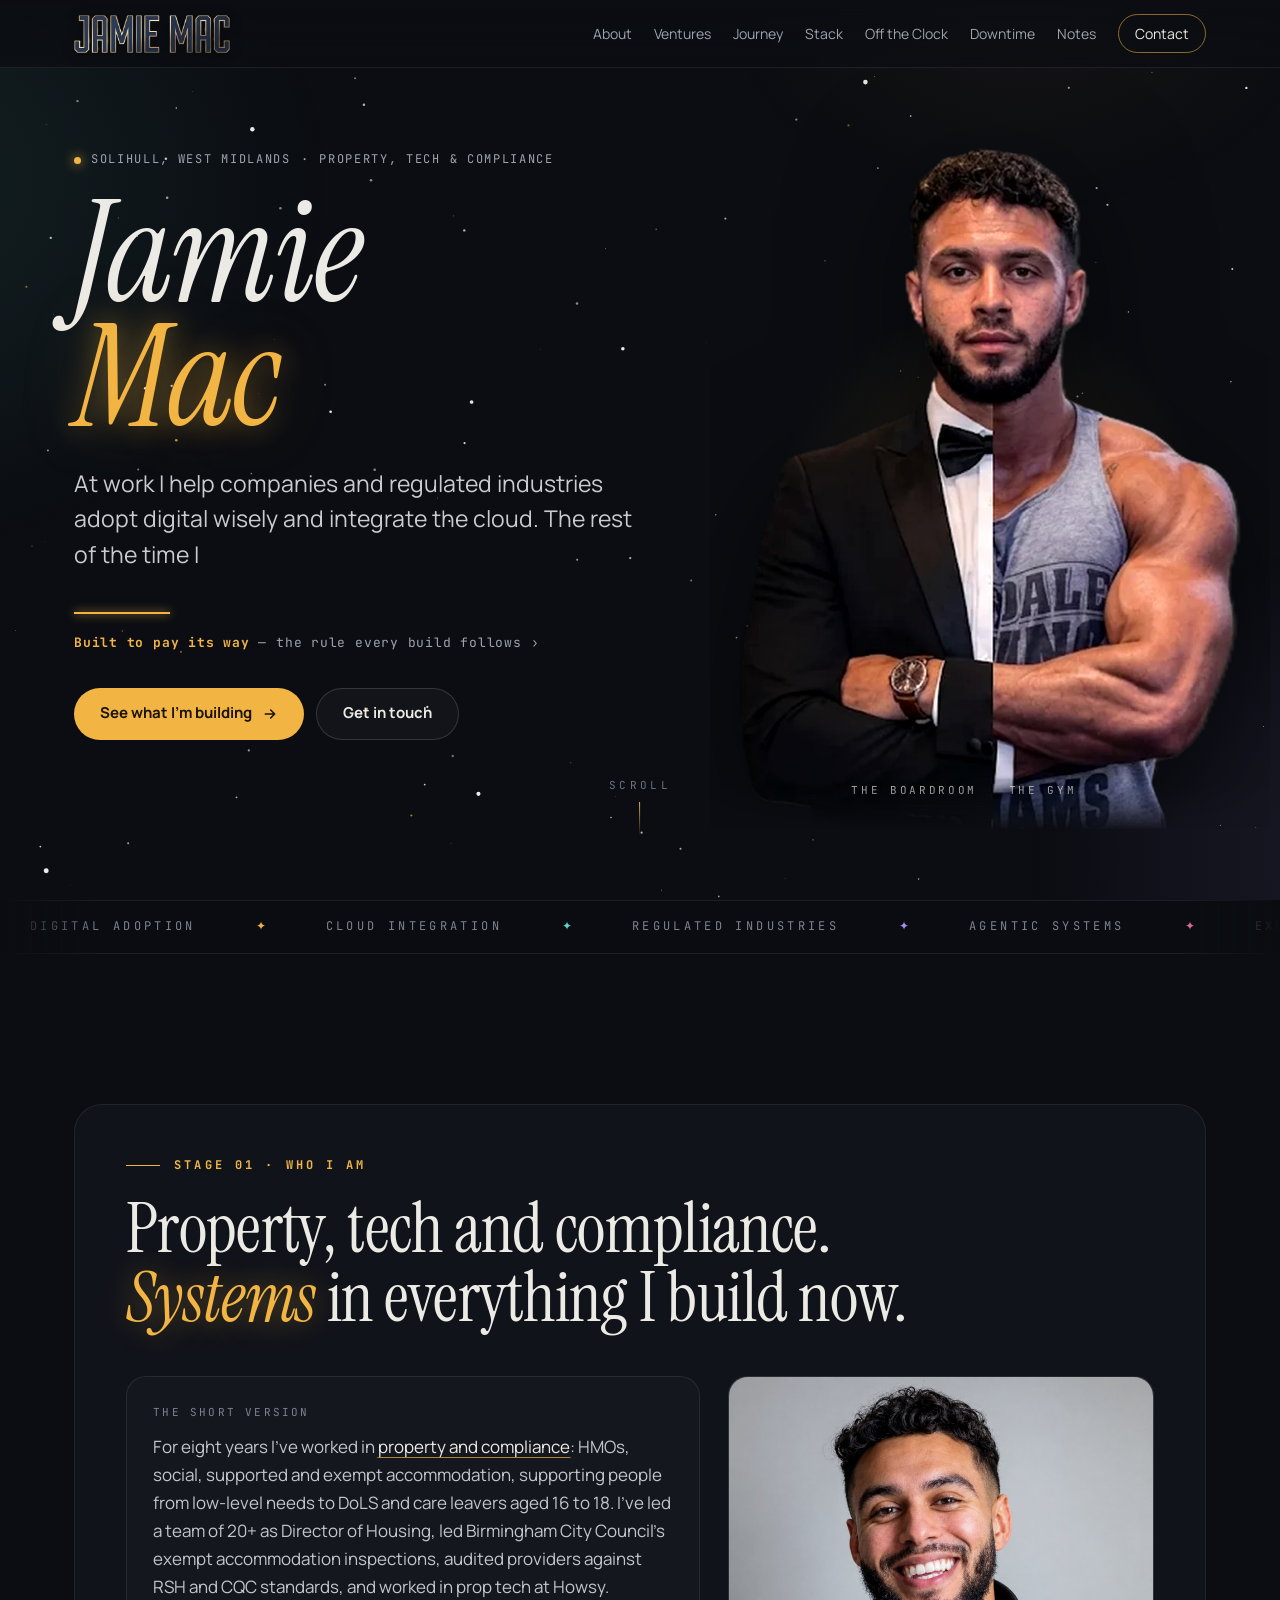
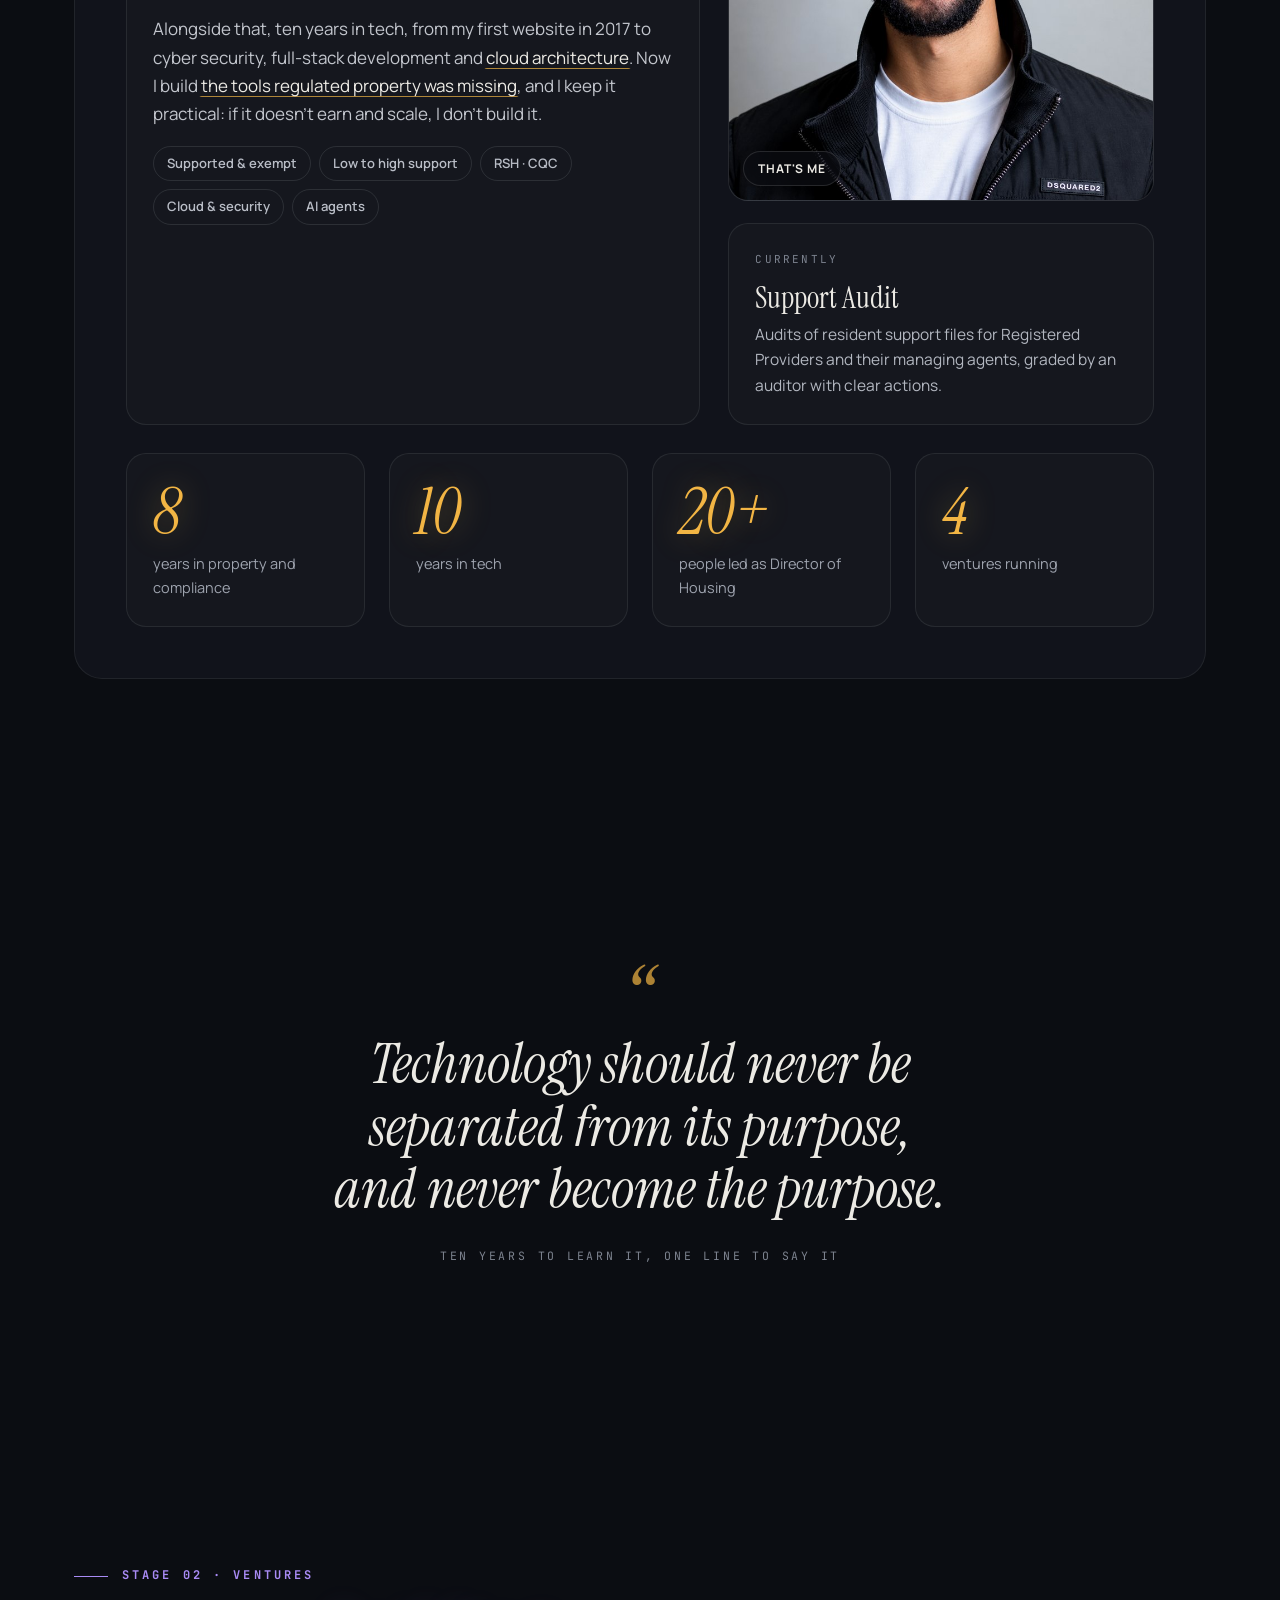
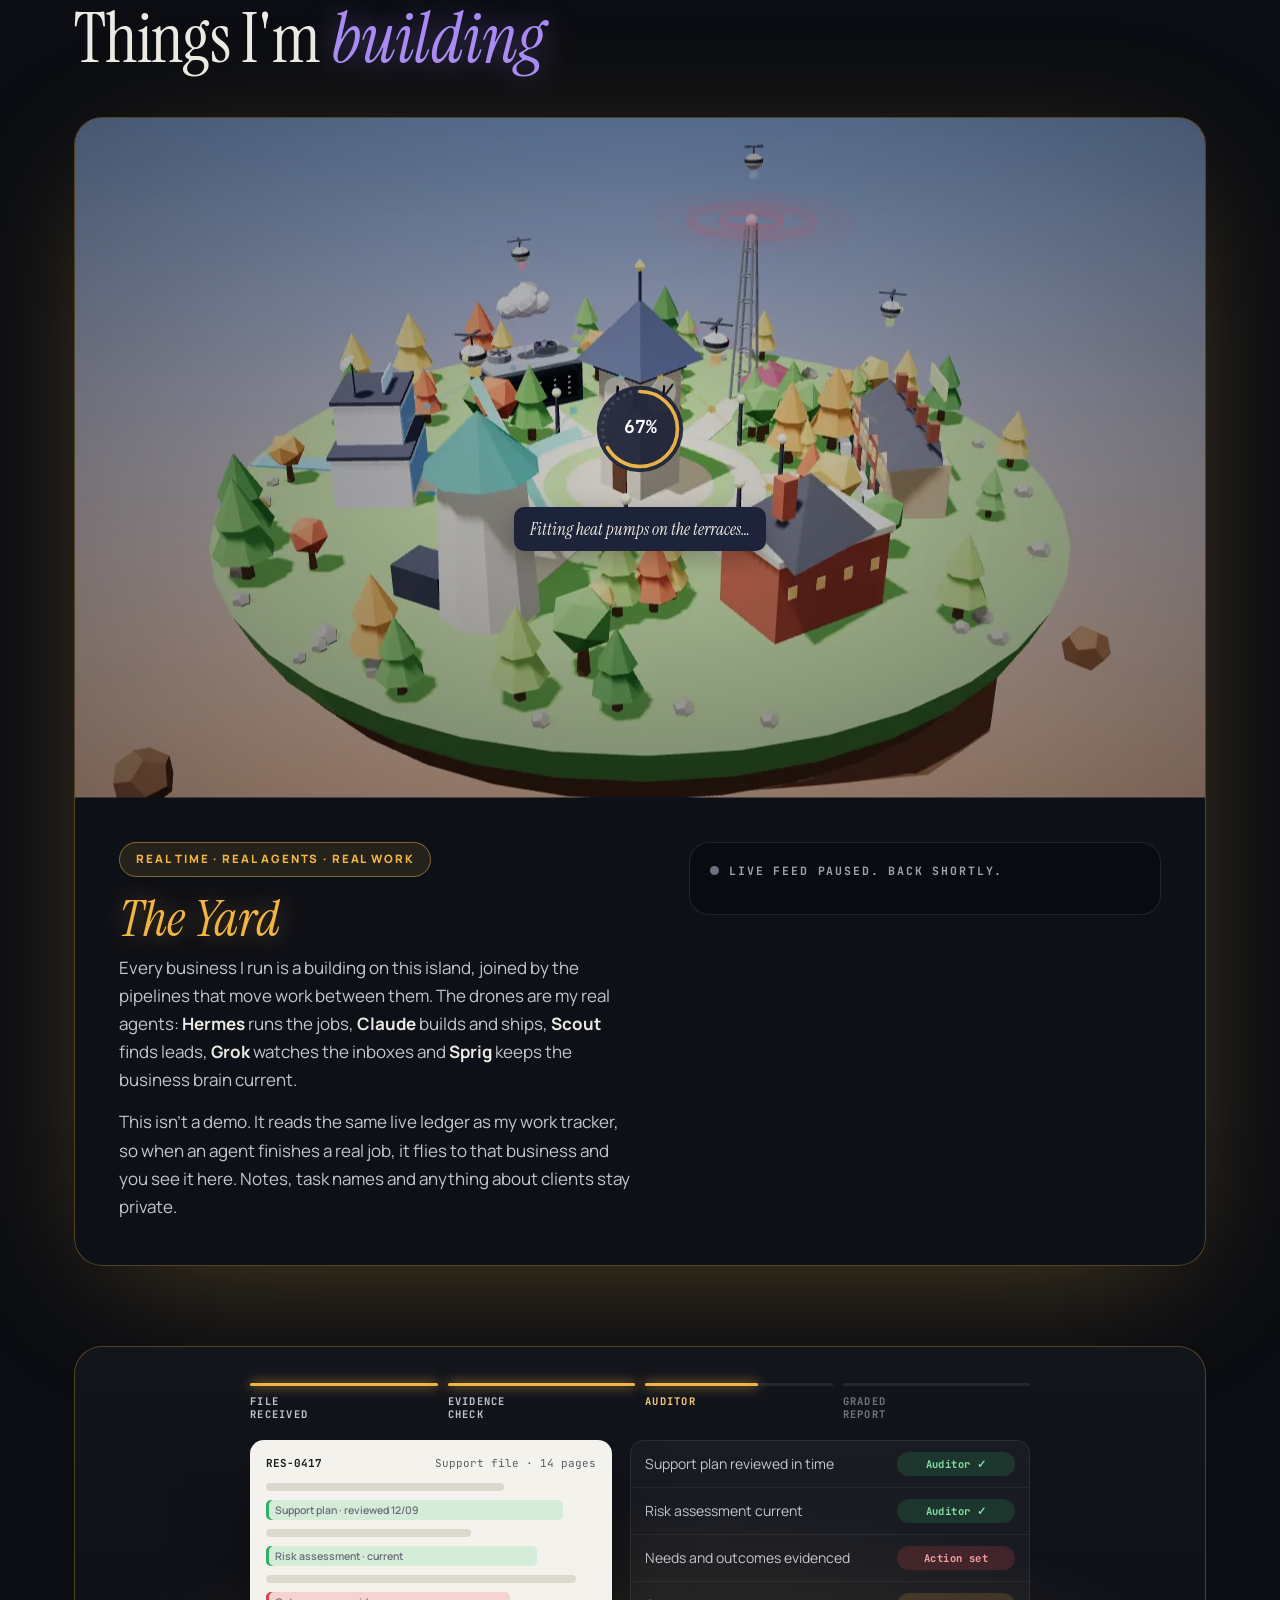
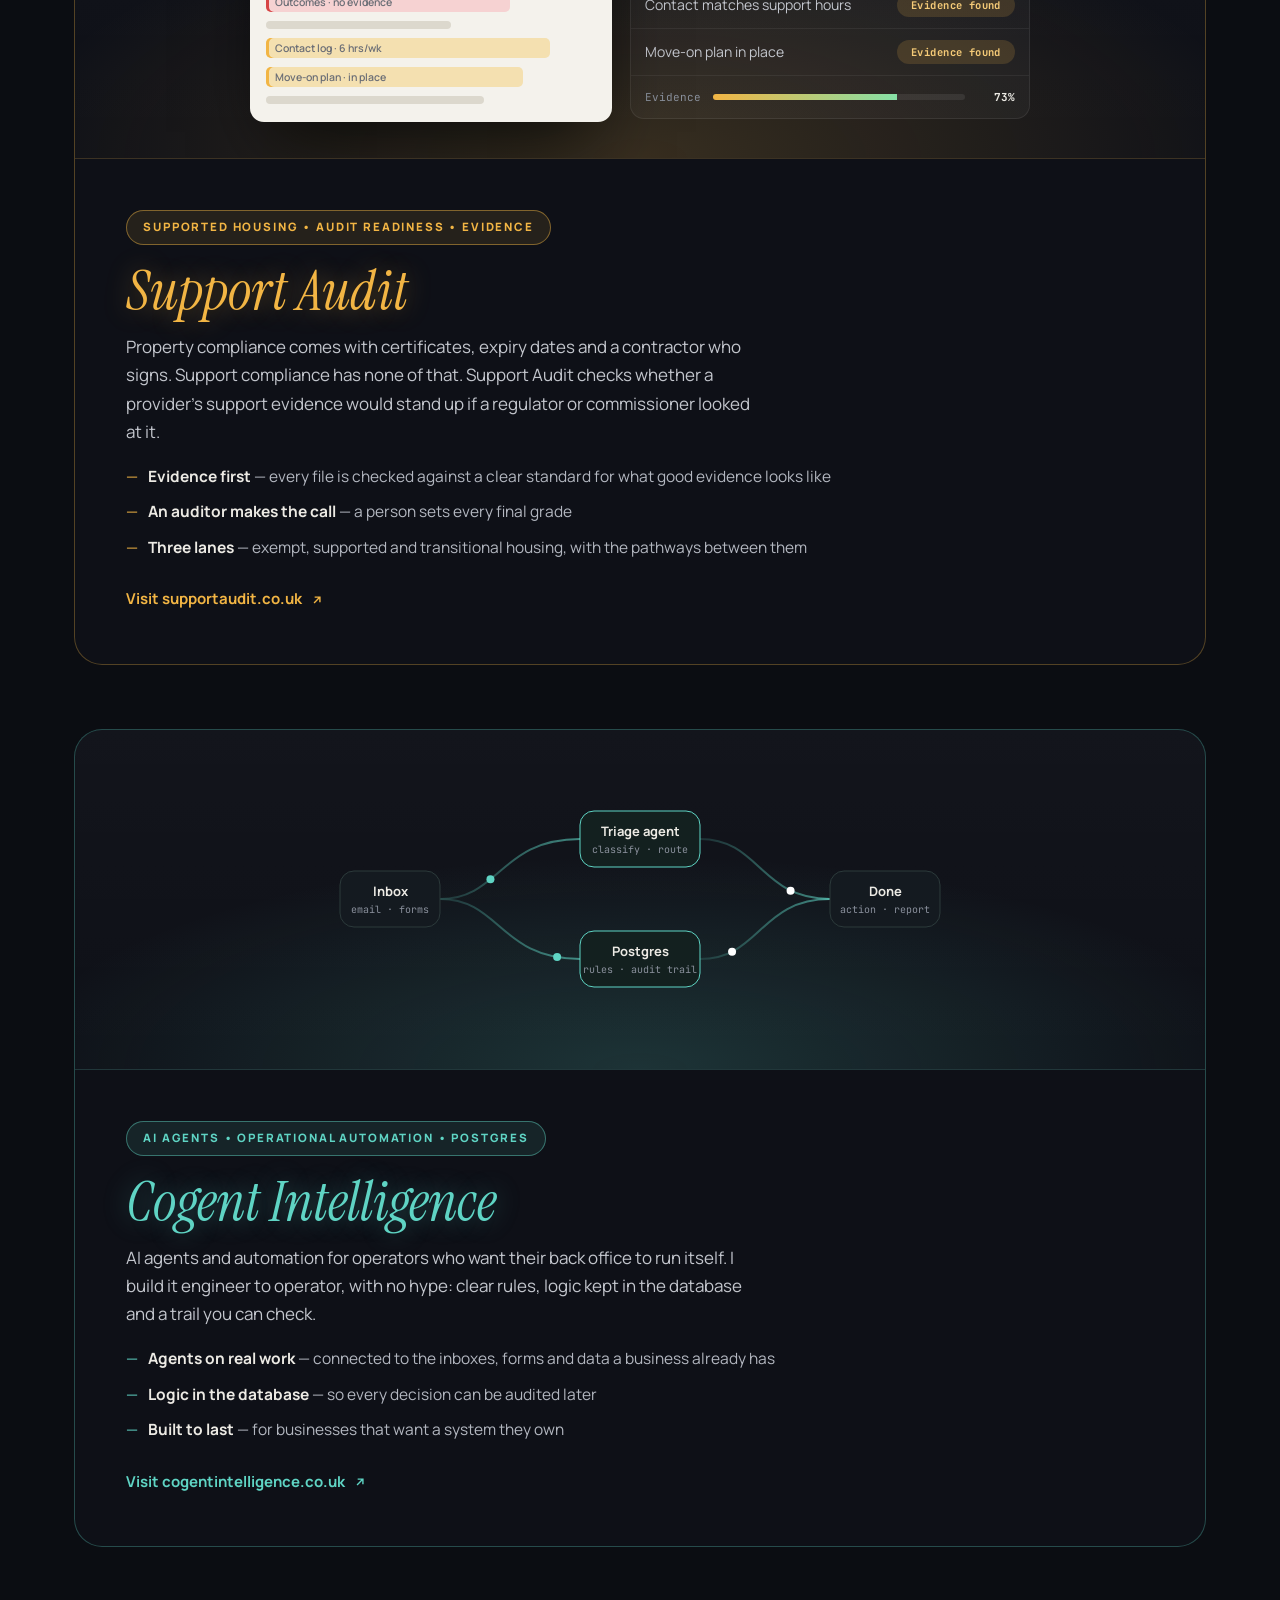
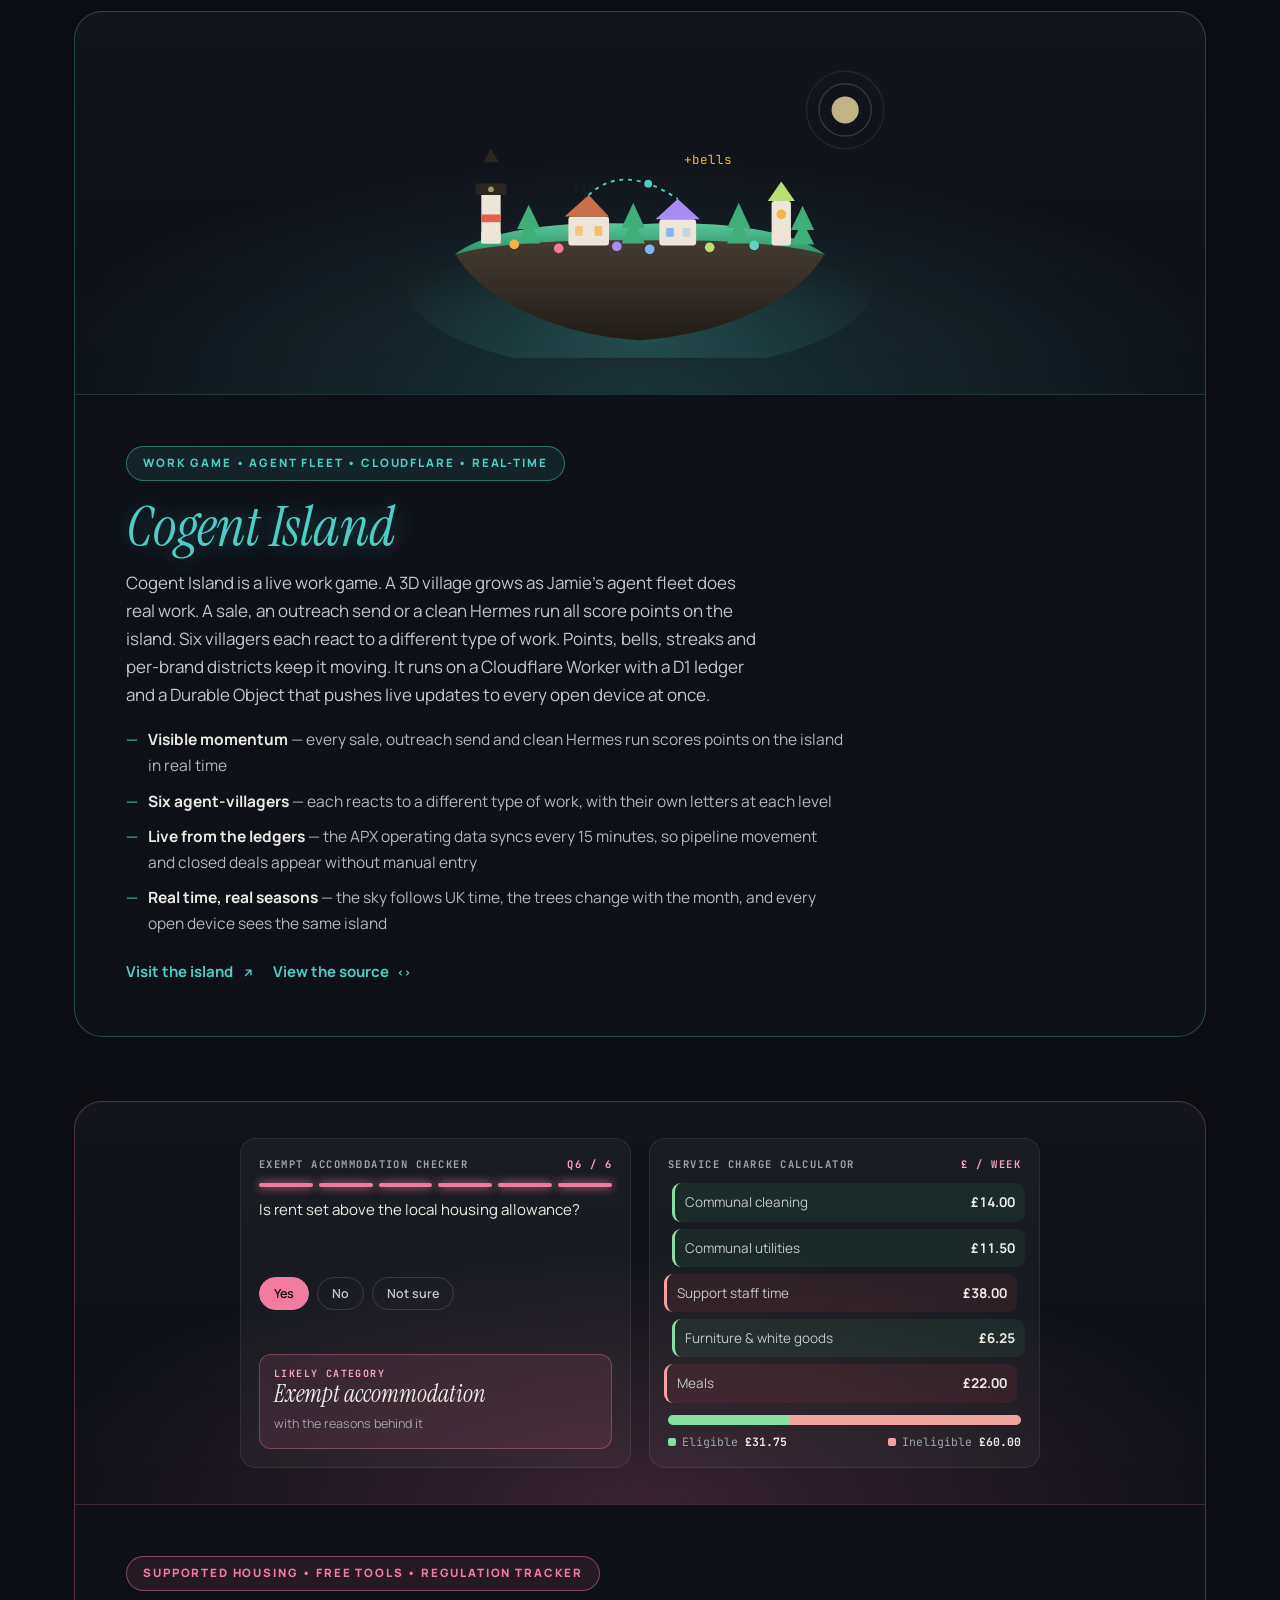
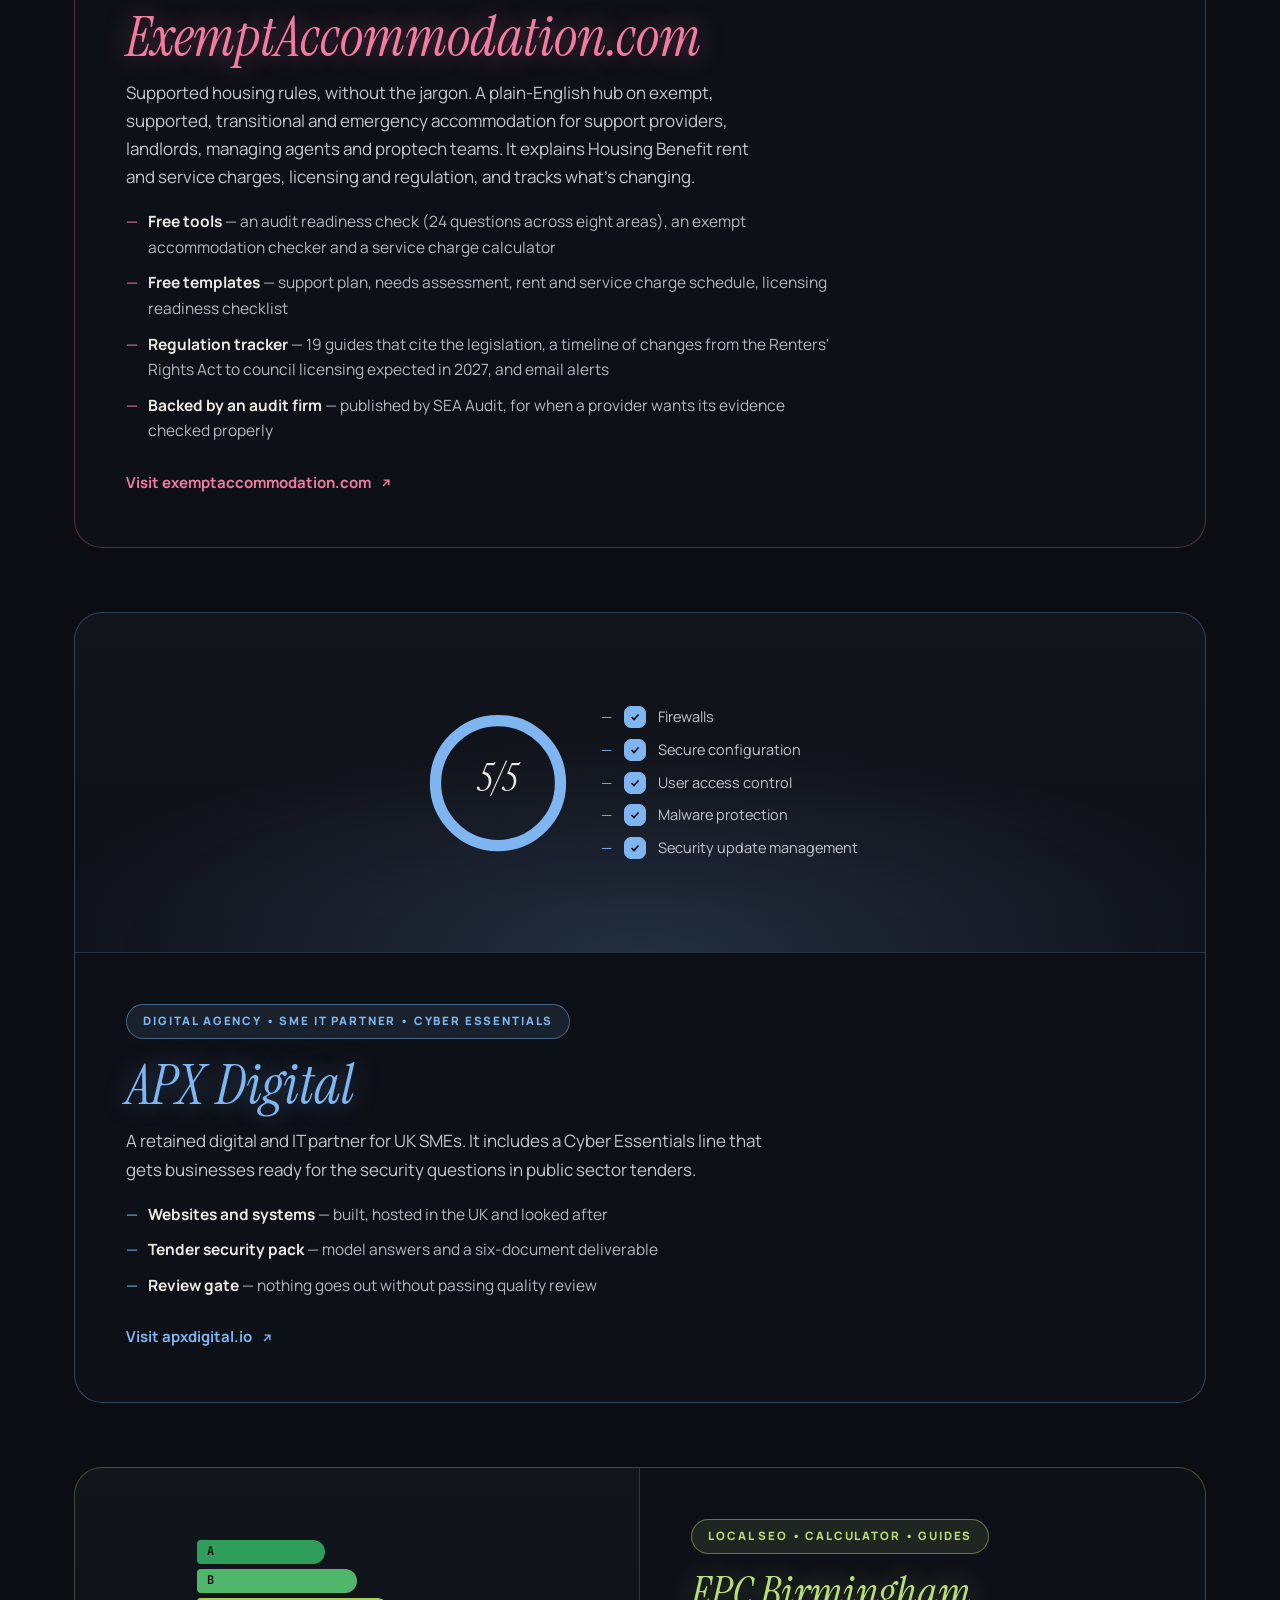
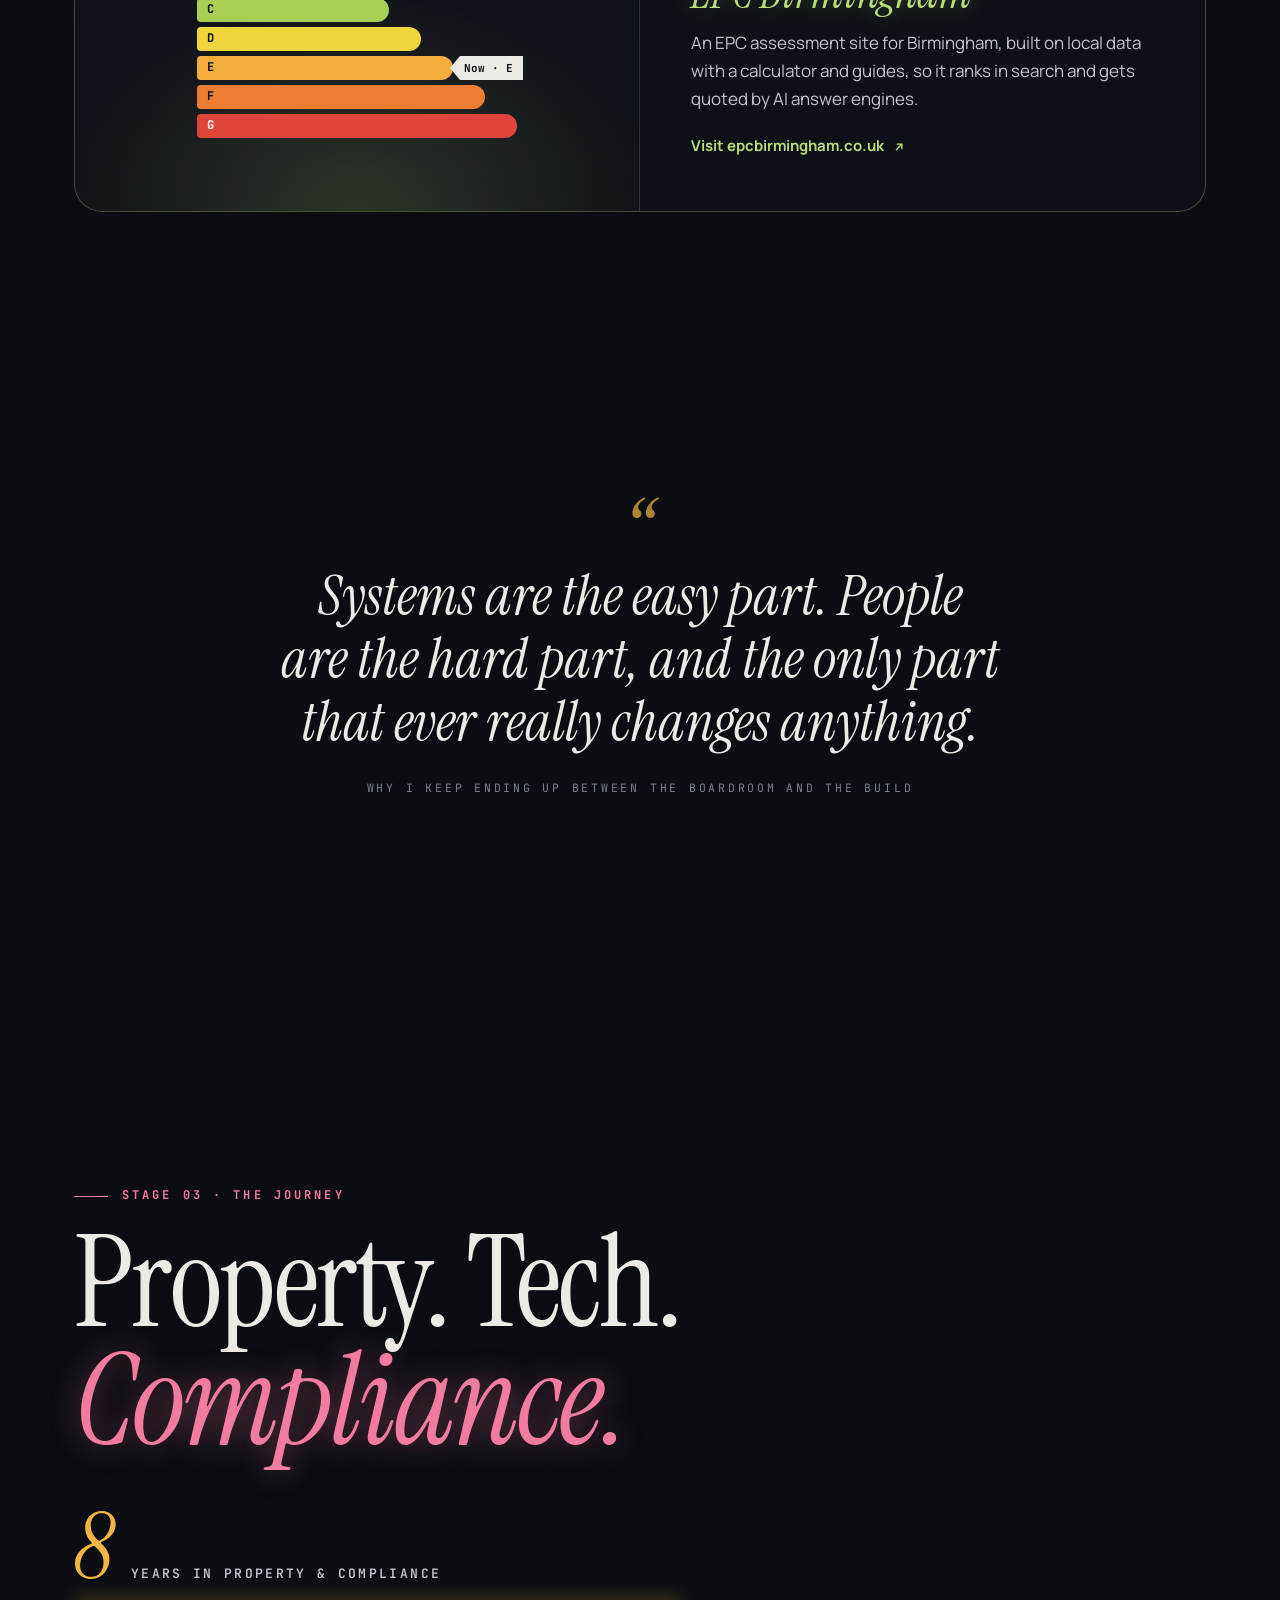
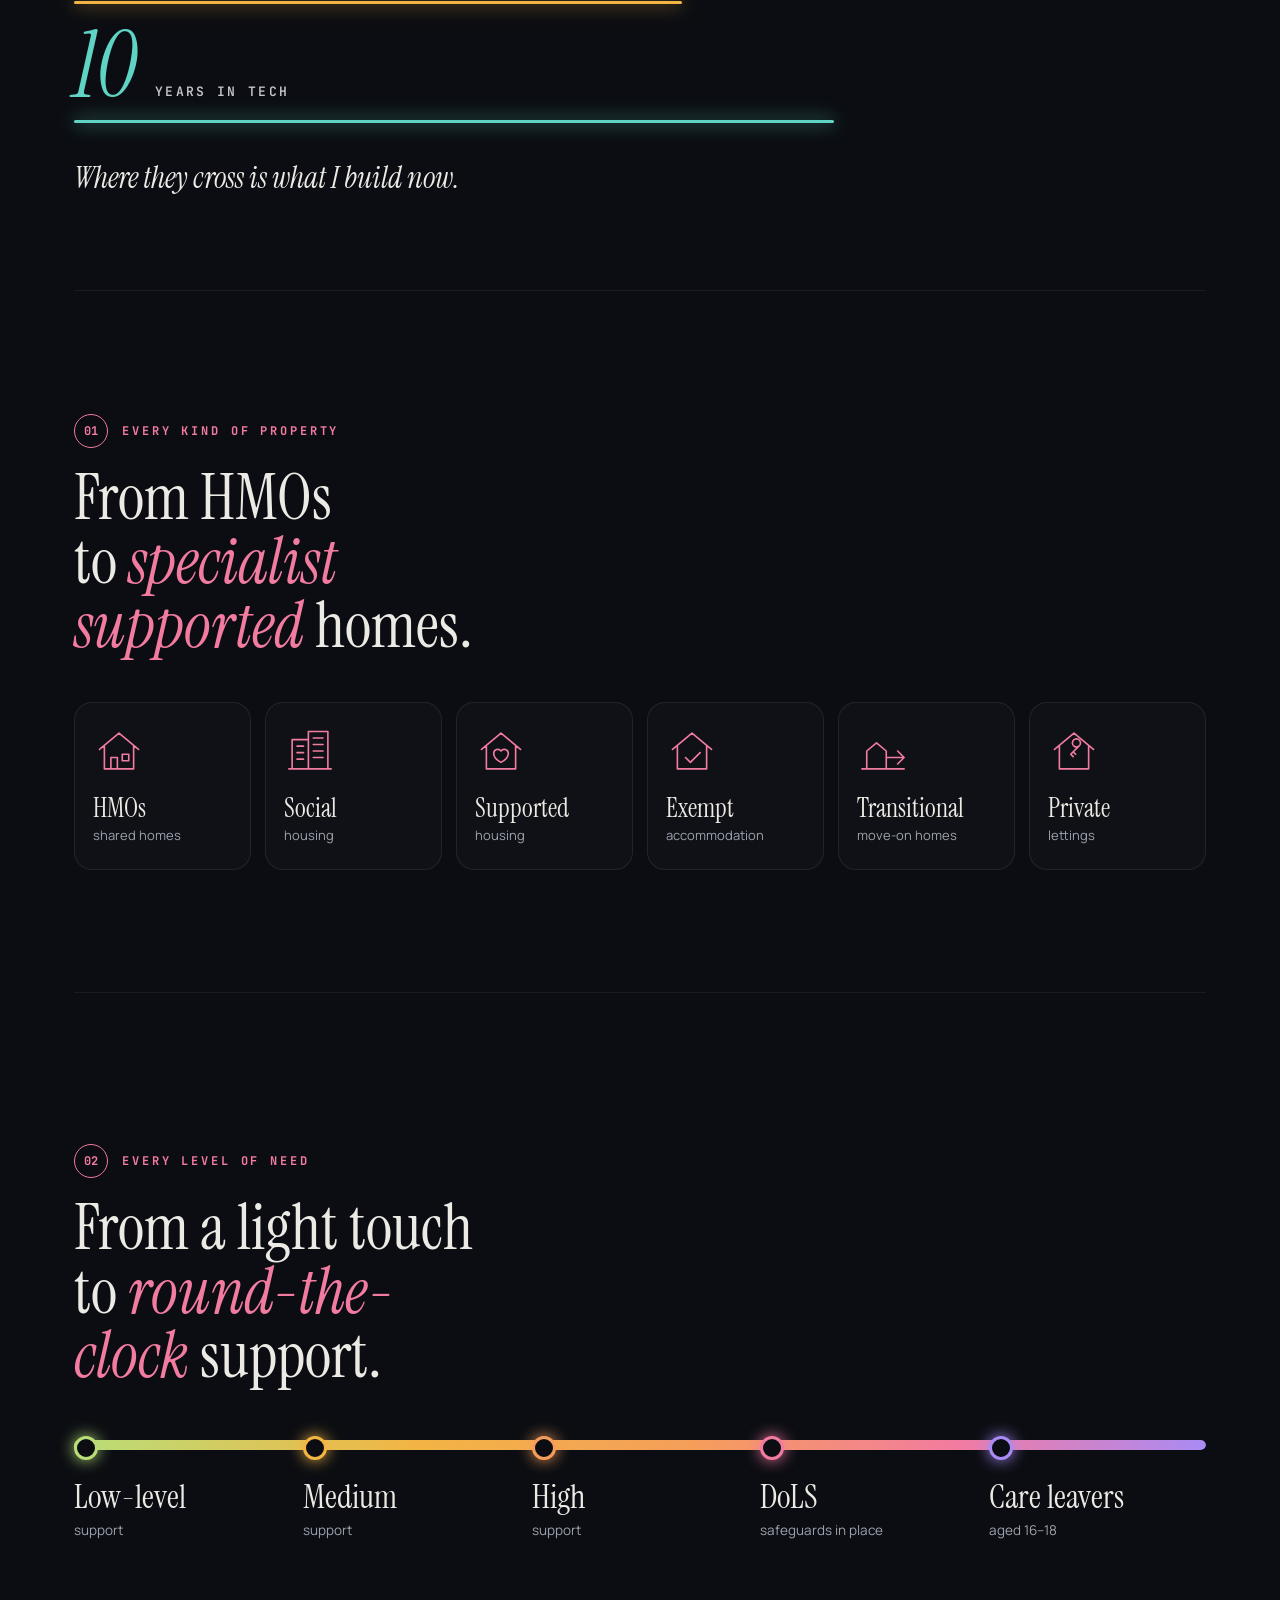
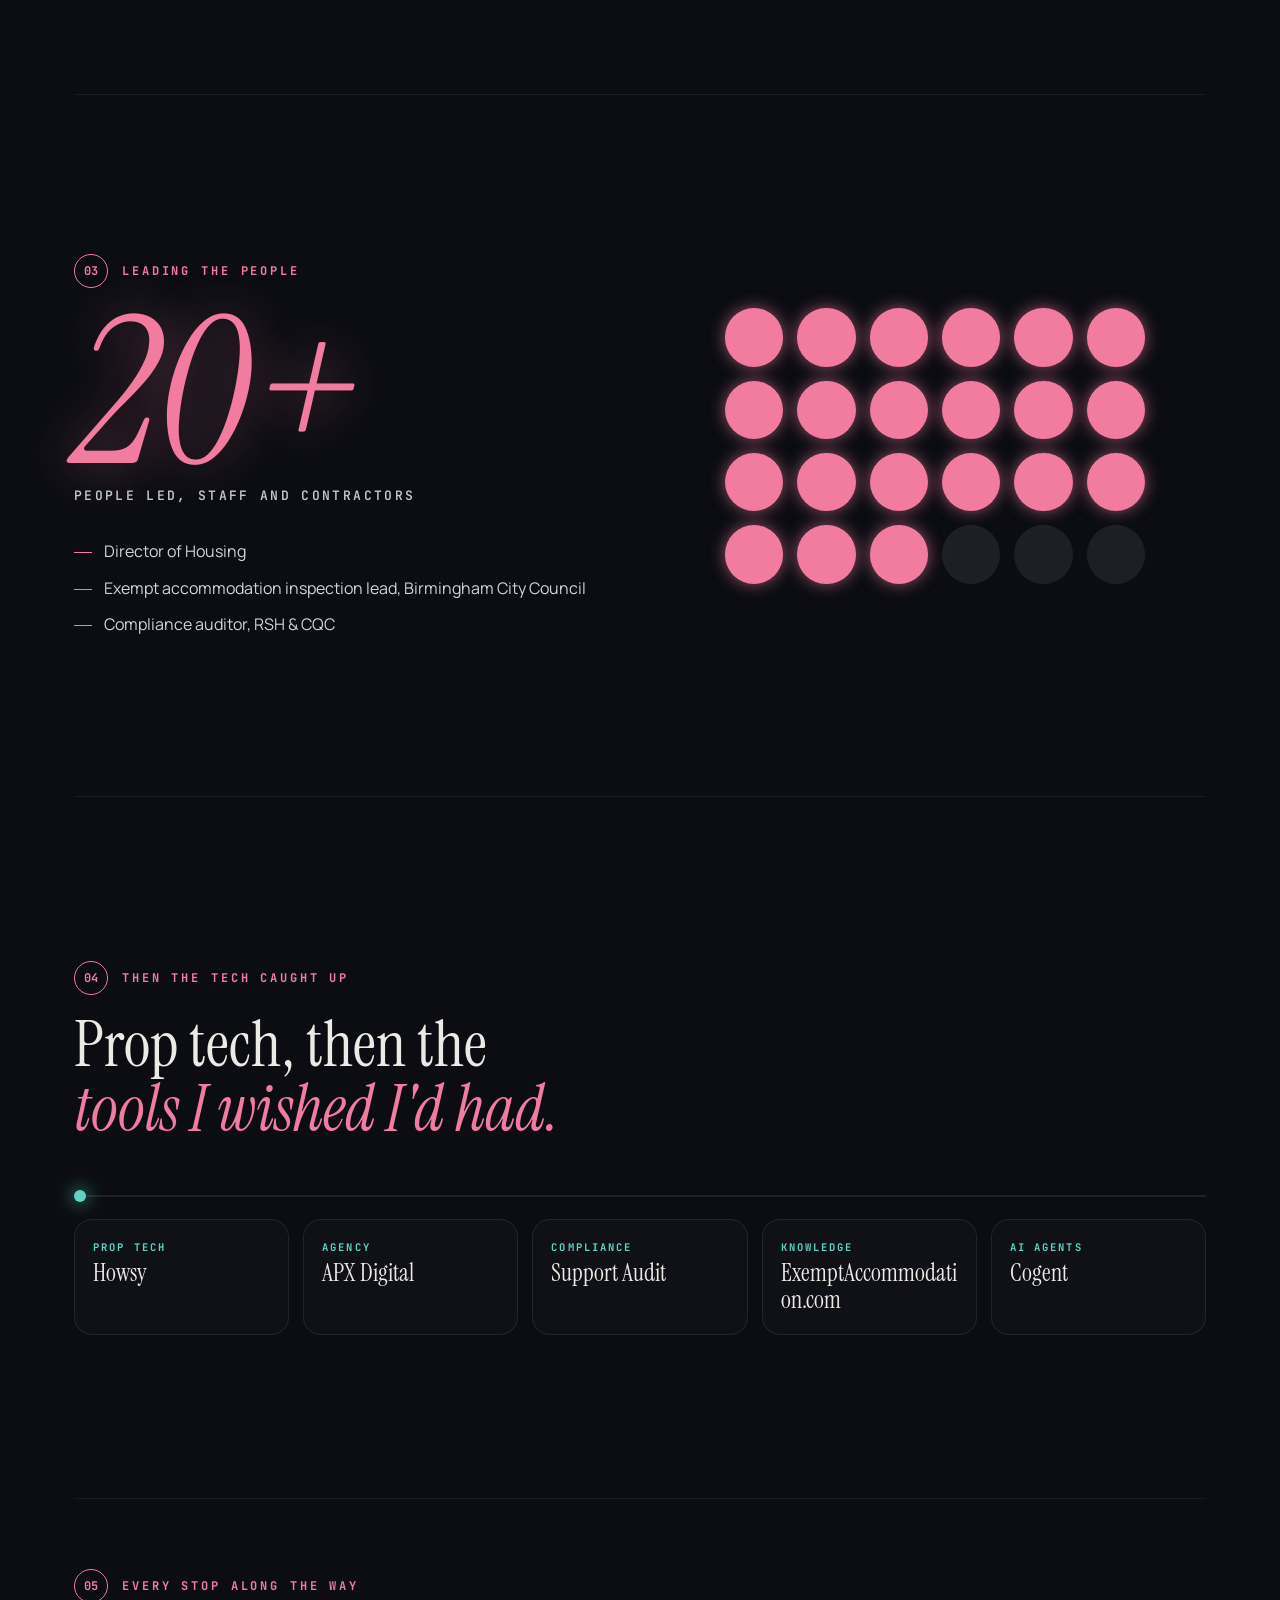
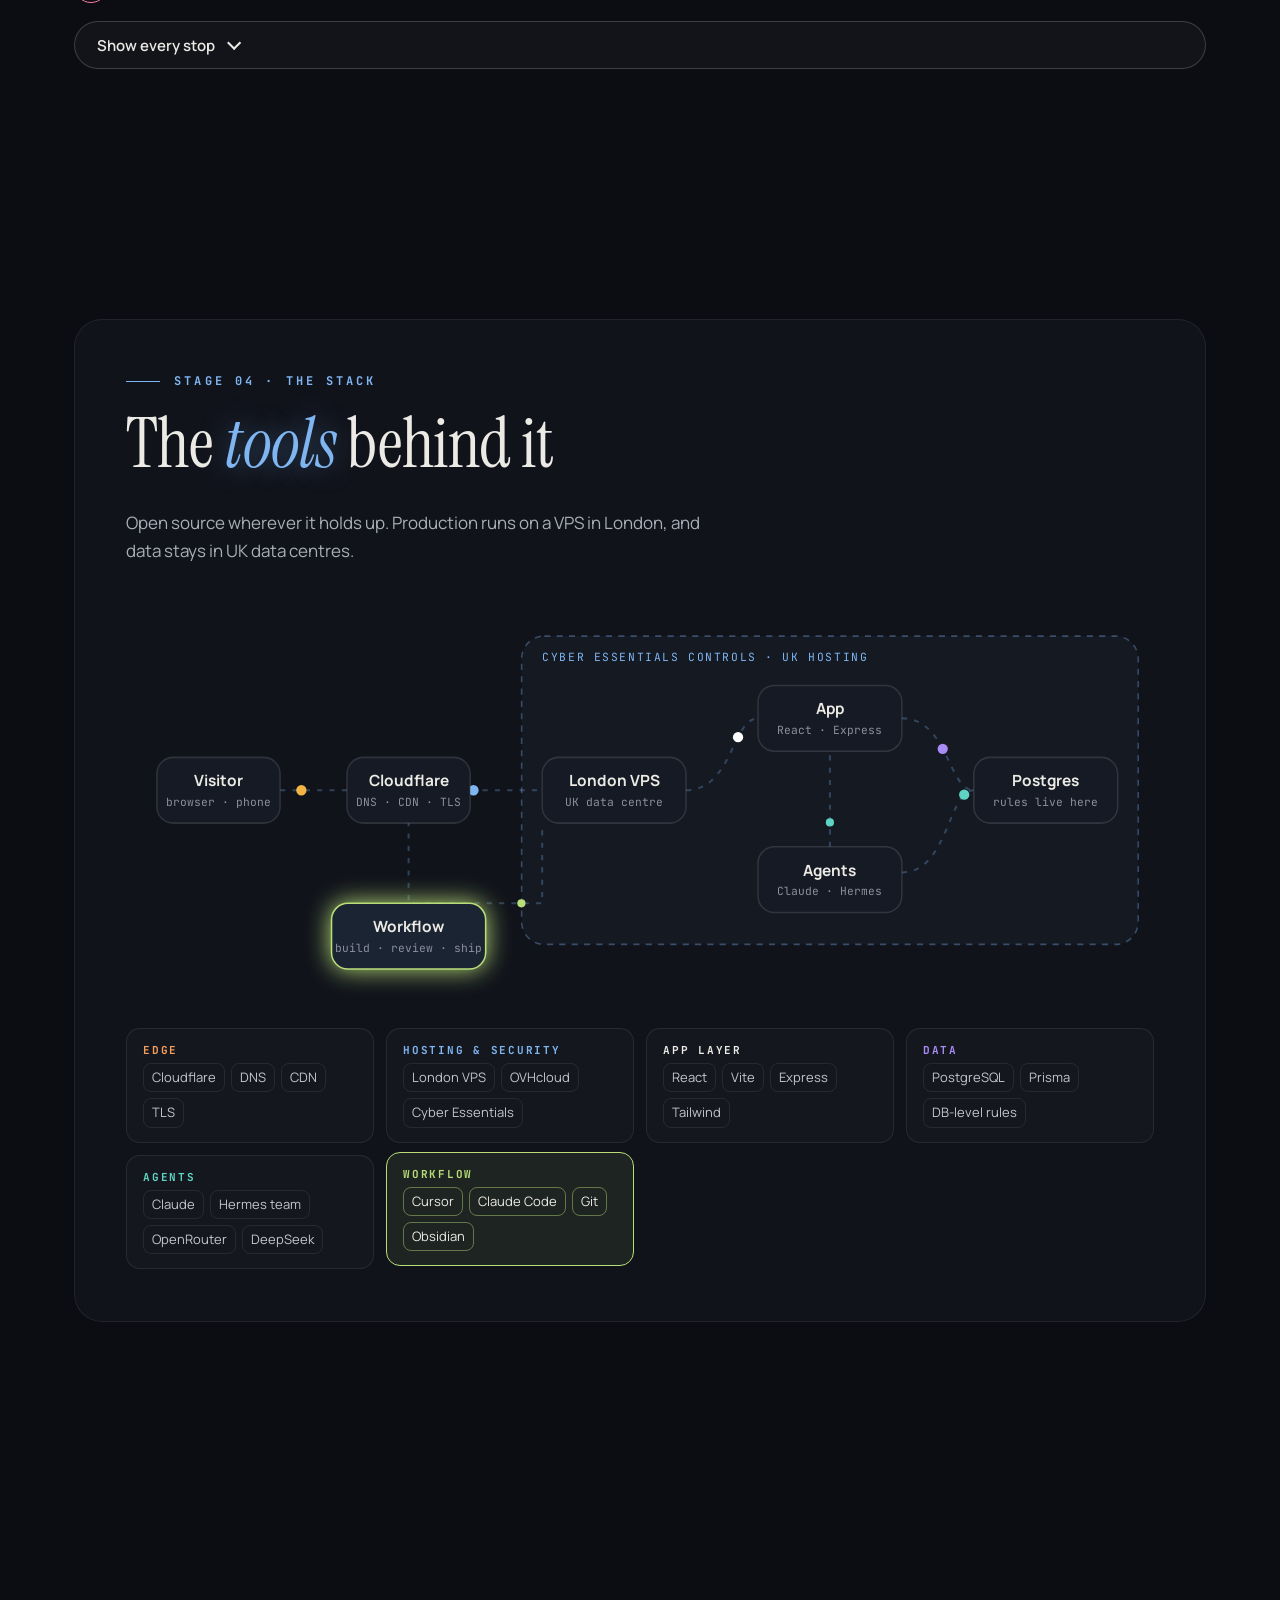
<file: index.html>
<!DOCTYPE html>
<html lang="en-GB">
<head>
<meta charset="utf-8">
<meta name="viewport" content="width=device-width, initial-scale=1">
<title>Jamie Mac · Property, Tech &amp; Compliance · Solihull, UK</title>
<meta name="description" content="Jamie Mac: eight years in property and compliance, ten in tech. Supported and exempt accommodation, compliance systems, cloud integration and real AI agent systems. Solihull, West Midlands.">
<link rel="canonical" href="https://jamiemac.co.uk/">
<meta name="author" content="Jamie Mac">
<meta name="robots" content="index, follow, max-image-preview:large">
<meta property="og:type" content="profile">
<meta property="og:site_name" content="Jamie Mac">
<meta property="og:locale" content="en_GB">
<meta property="og:url" content="https://jamiemac.co.uk/">
<meta property="og:title" content="Jamie Mac · Property, Tech &amp; Compliance">
<meta property="og:description" content="Eight years in property and compliance, ten in tech. Building the systems regulated property needs, run by real AI agents.">
<meta property="og:image" content="https://jamiemac.co.uk/img/og.jpg">
<meta property="og:image:width" content="1200"><meta property="og:image:height" content="630">
<meta property="profile:first_name" content="Jamie">
<meta name="twitter:card" content="summary_large_image">
<meta name="twitter:title" content="Jamie Mac · Property, Tech &amp; Compliance">
<meta name="twitter:description" content="Eight years in property and compliance, ten in tech. Supported and exempt accommodation, compliance systems and real AI agents.">
<meta name="twitter:image" content="https://jamiemac.co.uk/img/og.jpg">
<meta name="geo.region" content="GB-SOL"><meta name="geo.placename" content="Solihull">
<link rel="icon" href="favicon.svg" type="image/svg+xml">
<link rel="alternate" type="application/rss+xml" title="Jamie Mac · Weekly notes" href="/feed.xml">
<link rel="preload" as="image" href="img/hero.webp" type="image/webp" fetchpriority="high">
<script type="application/ld+json">{"@context": "https://schema.org", "@graph": [{"@type": "Person", "@id": "https://jamiemac.co.uk/#jamie", "name": "Jamie Mac", "url": "https://jamiemac.co.uk/", "image": "https://jamiemac.co.uk/img/me.jpg", "jobTitle": "Founder — property, technology and compliance", "description": "Solihull-based founder with eight years in property and compliance and ten in technology. Builds compliance systems, cloud integrations and AI agent systems for regulated industries, especially supported and exempt accommodation.", "address": {"@type": "PostalAddress", "addressLocality": "Solihull", "addressRegion": "West Midlands", "addressCountry": "GB"}, "knowsAbout": ["Supported housing", "Exempt accommodation", "HMO management", "Social housing", "Property compliance", "Regulator of Social Housing standards", "HHSRS", "CQC", "Deprivation of Liberty Safeguards", "Care leavers", "Prop tech", "Cloud integration", "Digital adoption", "Cyber Essentials", "Full-stack development", "AI agents", "Agentic systems", "Personal training"], "hasCredential": {"@type": "EducationalOccupationalCredential", "name": "Level 4 Personal Trainer"}, "founder": [{"@id": "https://jamiemac.co.uk/#apx"}, {"@id": "https://jamiemac.co.uk/#sa"}, {"@id": "https://jamiemac.co.uk/#ea"}, {"@id": "https://jamiemac.co.uk/#cog"}, {"@id": "https://jamiemac.co.uk/#hpf"}], "sameAs": ["https://www.linkedin.com/in/jamie-mac-a16a9a11a/", "https://github.com/Jamiemac9"]}, {"@type": "Organization", "@id": "https://jamiemac.co.uk/#apx", "name": "APX Digital", "url": "https://apxdigital.io", "description": "Retained digital and IT partner for UK SMEs, including Cyber Essentials preparation for tenders."}, {"@type": "Organization", "@id": "https://jamiemac.co.uk/#sa", "name": "Support Audit", "url": "https://supportaudit.co.uk", "description": "Audits whether supported housing providers' property and support evidence stands up, for Registered Providers and managing agents."}, {"@type": "Organization", "@id": "https://jamiemac.co.uk/#ea", "name": "ExemptAccommodation.com", "url": "https://exemptaccommodation.com", "description": "Plain-English hub on exempt, supported, transitional and emergency accommodation rules, with free tools, templates and a regulation tracker."}, {"@type": "Organization", "@id": "https://jamiemac.co.uk/#cog", "name": "Cogent Intelligence", "url": "https://cogentintelligence.co.uk", "description": "AI agents and operational automation for businesses."}, {"@type": "Organization", "@id": "https://jamiemac.co.uk/#hpf", "name": "High Performance Fit", "url": "https://highperformancefit.co.uk", "description": "One-to-one, small-group and online personal training in Kings Heath, Birmingham."}, {"@type": "WebSite", "@id": "https://jamiemac.co.uk/#site", "url": "https://jamiemac.co.uk/", "name": "Jamie Mac", "inLanguage": "en-GB", "publisher": {"@id": "https://jamiemac.co.uk/#jamie"}}, {"@type": "ProfilePage", "@id": "https://jamiemac.co.uk/#page", "url": "https://jamiemac.co.uk/", "name": "Jamie Mac — Property, Tech & Compliance", "isPartOf": {"@id": "https://jamiemac.co.uk/#site"}, "mainEntity": {"@id": "https://jamiemac.co.uk/#jamie"}, "inLanguage": "en-GB"}, {"@type": "FAQPage", "@id": "https://jamiemac.co.uk/#faq", "mainEntity": [{"@type": "Question", "name": "Who is Jamie Mac?", "acceptedAnswer": {"@type": "Answer", "text": "Jamie Mac is a founder based in Solihull, West Midlands, working where property, technology and compliance meet. He has spent eight years in property and compliance across HMOs, social, supported and exempt accommodation, with people whose needs ranged from low-level support to high support, including DoLS and care leavers aged 16 to 18. He has led a team of 20+ as Director of Housing, led Birmingham City Council's exempt accommodation inspection team, audited providers against RSH and CQC standards, sourced, scaled and sold HMO portfolios, and worked in prop tech at Howsy. He has also spent ten years in technology, from his first websites in 2017 to cyber security, full-stack development and cloud architecture. Today he helps companies and regulated industries adopt digital tools wisely and integrate the cloud. He runs Support Audit, ExemptAccommodation.com, APX Digital and Cogent Intelligence on a team of real AI agents, and he is a Level 4 personal trainer with 13 years of coaching at High Performance Fit."}}, {"@type": "Question", "name": "What property types and support needs has Jamie worked with?", "acceptedAnswer": {"@type": "Answer", "text": "HMOs, social housing, supported housing, exempt accommodation, transitional housing and private lettings. Support needs ranged from low-level support to high support, including people under Deprivation of Liberty Safeguards (DoLS) and care leavers aged 16 to 18."}}, {"@type": "Question", "name": "What is Support Audit?", "acceptedAnswer": {"@type": "Answer", "text": "Support Audit checks whether a supported housing provider's property and support compliance evidence would stand up to a regulator or commissioner. It audits resident support files for Registered Providers and managing agents, and an auditor sets every grade. It does not deliver or sign off the compliance work itself."}}, {"@type": "Question", "name": "What is ExemptAccommodation.com?", "acceptedAnswer": {"@type": "Answer", "text": "A free, plain-English hub on exempt, supported, transitional and emergency accommodation. It explains Housing Benefit rent and service charges, licensing and regulation, and offers an audit readiness check, an exempt accommodation checker, a service charge calculator, templates and a regulation tracker."}}, {"@type": "Question", "name": "Does Jamie build AI agents for other businesses?", "acceptedAnswer": {"@type": "Answer", "text": "Yes, through Cogent Intelligence. His own businesses run on a team of real agents (Hermes, Claude, Scout, Grok and Sprig), with business rules kept in the database and people approving anything that goes out."}}, {"@type": "Question", "name": "Where is Jamie based, and who does he work with?", "acceptedAnswer": {"@type": "Answer", "text": "Solihull, West Midlands, working with organisations across the UK, particularly supported and exempt accommodation providers, Registered Providers, managing agents and small and medium-sized businesses."}}]}]}</script>
<meta name="theme-color" content="#0B0D12">
<link rel="preconnect" href="https://fonts.googleapis.com">
<link rel="preconnect" href="https://fonts.gstatic.com" crossorigin>
<link href="https://fonts.googleapis.com/css2?family=Instrument+Serif:ital@0;1&family=Manrope:wght@400;500;600;700;800&family=JetBrains+Mono:wght@400;500;700&display=swap" rel="stylesheet">
<style>
/* Layout idea: one dark night sky, a single glowing thread that hangs from the top of the screen and follows you down through six numbered stages. */
:root{
  --bg:#0B0D12;
  --panel:rgba(20,23,31,.72);
  --line:rgba(255,255,255,.08);
  --text:#ECEAE4;
  --muted:#9EA3AE;
  --amber:#F2B544;
  --teal:#5FD4C4;
  --violet:#A98BF5;
  --rose:#F27BA0;
  --sky:#7FB6F2;
  --lime:#B9DE78;
  --accent:var(--amber);
  --display:'Instrument Serif',Georgia,'Times New Roman',serif;
  --body:'Manrope',system-ui,-apple-system,Segoe UI,sans-serif;
  --mono:'JetBrains Mono',ui-monospace,Menlo,Consolas,monospace;
  color-scheme:dark;
}
*{box-sizing:border-box}
html{scroll-behavior:smooth;scroll-padding-top:72px}
body{margin:0;background:var(--bg);color:var(--text);font-family:var(--body);font-size:17px;line-height:1.65;overflow-x:hidden;-webkit-font-smoothing:antialiased}
a{color:var(--accent)}
a:focus-visible,button:focus-visible{outline:2px solid var(--amber);outline-offset:3px;border-radius:6px}
img{max-width:100%}
::selection{background:rgba(242,181,68,.35)}

/* Sky */
#sky,#fx{position:fixed;inset:0;width:100%;height:100%;pointer-events:none}
#sky{z-index:0}
#fx{z-index:40}
.nebula{position:fixed;inset:0;z-index:0;pointer-events:none;
  background:
   radial-gradient(60vw 70vh at -10% 20%,rgba(95,212,196,.10),transparent 60%),
   radial-gradient(50vw 60vh at 110% 95%,rgba(169,139,245,.11),transparent 60%),
   radial-gradient(40vw 40vh at 80% 0%,rgba(242,181,68,.05),transparent 60%)}
#thread{position:fixed;inset:0;width:100%;height:100%;z-index:11;pointer-events:none;overflow:visible}

/* Nav */
header{position:fixed;top:0;left:0;right:0;z-index:30;background:linear-gradient(rgba(11,13,18,.92),rgba(11,13,18,.7));backdrop-filter:blur(10px);-webkit-backdrop-filter:blur(10px);border-bottom:1px solid var(--line)}
nav{max-width:1180px;margin:0 auto;padding:14px 24px;display:flex;align-items:center;justify-content:space-between;gap:16px;flex-wrap:wrap}
.brand{font-family:var(--display);font-style:italic;font-size:24px;color:var(--text);text-decoration:none;line-height:1}
.links{display:flex;gap:4px 22px;flex-wrap:wrap;font-size:14px}
.links a{color:var(--muted);text-decoration:none;padding:4px 0;position:relative;transition:color .25s}
.links a::after{content:"";position:absolute;left:0;right:0;bottom:-2px;height:2px;border-radius:2px;background:var(--accent);transform:scaleX(0);transition:transform .35s}
.links a:hover,.links a.on{color:var(--text)}
.links a.on::after{transform:scaleX(1)}

main{position:relative;z-index:10}

/* Hero */
.hero{position:relative;min-height:min(900px,100svh);display:flex;flex-direction:column;justify-content:center;padding:110px 24px 120px;max-width:1180px;margin:0 auto}
.portrait{position:absolute;right:-40px;top:70px;bottom:70px;width:min(46vw,560px);pointer-events:none;
  -webkit-mask-image:linear-gradient(#000 94%,transparent);mask-image:linear-gradient(#000 94%,transparent)}
.portrait{--split:50%}
.portrait::before{content:"";position:absolute;left:50%;bottom:8%;width:90%;aspect-ratio:1;transform:translateX(-50%);background:radial-gradient(circle,rgba(242,181,68,.16),rgba(242,181,68,0) 62%);pointer-events:none}
.portrait-in{position:absolute;left:50%;bottom:0;height:100%;max-width:100%;aspect-ratio:733/912;transform:translateX(-50%)}
.portrait-in picture,.portrait-in img{display:block;width:100%;height:100%;object-fit:contain;object-position:50% 100%}
.portrait-in img{opacity:1;filter:drop-shadow(0 30px 60px rgba(0,0,0,.55)) brightness(1.06) contrast(1.04);animation:heroIn 1.4s cubic-bezier(.2,.7,.2,1) both}
@keyframes heroIn{from{opacity:0;transform:translateY(24px)}to{opacity:1;transform:none}}

.portrait .seam{position:absolute;top:22%;bottom:2%;left:50.5%;opacity:.85;width:2px;margin-left:-1px;background:linear-gradient(transparent,var(--amber) 25%,#fff 50%,var(--amber) 75%,transparent);box-shadow:0 0 16px var(--amber),0 0 40px rgba(242,181,68,.4)}
.portrait .pl{position:absolute;bottom:14%;font-family:var(--mono);font-size:11px;letter-spacing:.24em;text-transform:uppercase;color:rgba(236,234,228,.75)}
.portrait .pl{bottom:4%;z-index:1;text-shadow:0 1px 8px rgba(0,0,0,.8)}.portrait .pl.l{right:calc(49.5% + 16px)}.portrait .pl.r{left:calc(50.5% + 16px)}
.portrait .half{display:flex;align-items:center;justify-content:center;flex-direction:column;gap:8px;font-family:var(--mono);font-size:12px;letter-spacing:.12em;color:#6c7280;text-transform:uppercase}
.portrait .half:first-child{background:linear-gradient(160deg,#2a2e37,#14171e)}
.portrait .half:last-child{background:linear-gradient(200deg,#1d2028,#0f1116)}
.portrait svg{opacity:.5}
.place{display:flex;align-items:center;gap:10px;font-family:var(--mono);font-size:12px;letter-spacing:.14em;text-transform:uppercase;color:var(--muted)}
.place i{width:7px;height:7px;border-radius:50%;background:var(--amber);box-shadow:0 0 12px var(--amber)}
h1{margin:22px 0 26px;font-family:var(--display);font-style:italic;font-weight:400;font-size:clamp(68px,11vw,152px);line-height:.88;letter-spacing:-.01em}
h1 span{display:block}
h1 .glow{color:var(--amber);text-shadow:0 0 28px rgba(242,181,68,.45),0 0 70px rgba(242,181,68,.25)}
.lede{max-width:40ch;font-size:clamp(19px,1.8vw,23px);line-height:1.55;color:#C9CBD1;margin:0}
.rot{display:block;width:max-content;max-width:100%;position:relative;color:var(--text);font-weight:700;white-space:nowrap;margin-top:2px}
.rot::after{content:"";position:absolute;left:0;right:0;bottom:-4px;height:2px;background:var(--amber);box-shadow:0 0 10px var(--amber)}
.rot b{display:inline-block;font-weight:700;transition:opacity .35s,transform .35s,filter .35s}
.rot b.out{opacity:0;transform:translateY(-10px);filter:blur(4px)}
.rot b.pre{opacity:0;transform:translateY(10px);filter:blur(4px);transition:none}
.motto{margin:22px 0 0;font-family:var(--mono);font-size:13px;letter-spacing:.06em;color:var(--muted)}
.motto em{font-style:normal;color:var(--amber);font-weight:700}
.ctas{display:flex;gap:12px;flex-wrap:wrap;margin-top:34px}
.btn{display:inline-flex;align-items:center;gap:10px;min-height:52px;padding:0 26px;border-radius:999px;font-weight:700;font-size:15px;text-decoration:none;transition:transform .25s,box-shadow .25s,background .25s}
.btn.primary{background:var(--amber);color:#1a1205;box-shadow:0 0 0 rgba(242,181,68,0)}
.btn.primary:hover{transform:translateY(-2px);box-shadow:0 10px 40px rgba(242,181,68,.35)}
.btn.ghost{border:1px solid rgba(255,255,255,.14);color:var(--text);background:rgba(255,255,255,.03)}
.btn.ghost:hover{border-color:rgba(255,255,255,.3);transform:translateY(-2px)}
.btn svg{transition:transform .25s}
.btn:hover svg{transform:translateX(3px)}
.scrollcue{position:absolute;left:50%;bottom:64px;transform:translateX(-50%);display:flex;flex-direction:column;align-items:center;gap:8px;font-family:var(--mono);font-size:11px;letter-spacing:.3em;color:#6c7280}
.scrollcue i{width:1px;height:34px;background:linear-gradient(var(--amber),transparent);animation:drip 2.2s ease-in-out infinite}
@keyframes drip{0%{transform:scaleY(0);transform-origin:top}45%{transform:scaleY(1);transform-origin:top}55%{transform:scaleY(1);transform-origin:bottom}100%{transform:scaleY(0);transform-origin:bottom}}

/* Ticker */
.ticker{position:relative;z-index:10;border-top:1px solid var(--line);border-bottom:1px solid var(--line);overflow:hidden;padding:16px 0;background:rgba(11,13,18,.5);-webkit-mask-image:linear-gradient(90deg,transparent,#000 8%,#000 92%,transparent);mask-image:linear-gradient(90deg,transparent,#000 8%,#000 92%,transparent)}
.track{display:flex;width:max-content;animation:tick 48s linear infinite}
.track span{font-family:var(--mono);font-size:12px;letter-spacing:.28em;text-transform:uppercase;color:#7d838f;padding:0 30px;display:flex;align-items:center;gap:60px;white-space:nowrap}
.track span::after{content:"✦";color:var(--c,var(--amber));letter-spacing:0}
@keyframes tick{to{transform:translateX(-50%)}}

/* Stages */
.stage{position:relative;max-width:1180px;margin:0 auto;padding:110px 24px}
.panel{position:relative;border:1px solid rgba(255,255,255,.07);border-radius:28px;background:var(--panel);padding:clamp(28px,4vw,56px);transition:border-color .8s,box-shadow .8s}
.stage.active .panel{border-color:color-mix(in srgb,var(--sa) 40%,transparent);box-shadow:0 0 0 1px color-mix(in srgb,var(--sa) 8%,transparent),0 30px 120px -40px color-mix(in srgb,var(--sa) 30%,transparent)}
.eyebrow{display:flex;align-items:center;gap:14px;font-family:var(--mono);font-size:12px;font-weight:700;letter-spacing:.26em;text-transform:uppercase;color:var(--sa)}
.eyebrow::before{content:"";width:34px;height:1px;background:var(--sa)}
h2{margin:18px 0 34px;font-family:var(--display);font-weight:400;font-size:clamp(40px,5.4vw,72px);line-height:1;letter-spacing:-.01em;text-wrap:balance}
h2 em{color:var(--sa);text-shadow:0 0 30px color-mix(in srgb,var(--sa) 45%,transparent)}
.reveal{opacity:.35;transform:translateY(18px);transition:opacity 1s cubic-bezier(.2,.7,.2,1),transform 1s cubic-bezier(.2,.7,.2,1)}
.reveal.in{opacity:1;transform:none}

/* About */
.about-grid{display:grid;grid-template-columns:minmax(0,1.35fr) minmax(0,1fr);gap:22px}
.card{border:1px solid var(--line);border-radius:20px;background:rgba(255,255,255,.02);padding:26px}
.label{font-family:var(--mono);font-size:11px;letter-spacing:.2em;text-transform:uppercase;color:#7d838f;margin-bottom:12px}
.card p{margin:0 0 14px;color:#C3C6CD;max-width:62ch}
.card p strong{color:var(--text)}
.tags{display:flex;flex-wrap:wrap;gap:8px;margin-top:18px}
.tags a.tag{text-decoration:none;font-size:13px;font-weight:600;color:#B9BDC6;border:1px solid rgba(255,255,255,.1);border-radius:999px;padding:6px 13px;transition:border-color .3s,color .3s}
.tags a.tag:hover{border-color:var(--sa);color:var(--text)}
.me{position:relative;aspect-ratio:1/1;border-radius:20px;overflow:hidden;border:1px solid var(--line);background:linear-gradient(150deg,#262a33,#12141a);display:flex;align-items:center;justify-content:center;flex-direction:column;gap:10px;color:#7d838f;font-family:var(--mono);font-size:12px;letter-spacing:.12em;text-transform:uppercase}
.me img{position:absolute;inset:0;width:100%;height:100%;object-fit:cover;transition:transform 1.2s cubic-bezier(.2,.7,.2,1)}
.me:hover img{transform:scale(1.04)}
.me .chip{position:absolute;left:14px;bottom:14px;font-family:var(--body);letter-spacing:.08em;font-size:12px;font-weight:700;color:var(--text);background:rgba(11,13,18,.75);border:1px solid rgba(255,255,255,.12);border-radius:999px;padding:7px 14px}
.side{display:flex;flex-direction:column;gap:22px}
.now h3{margin:0 0 8px;font-family:var(--display);font-weight:400;font-size:30px;line-height:1.1}
.now p{margin:0;color:#B3B7C0;font-size:15.5px}
.stats{display:grid;grid-template-columns:repeat(4,minmax(0,1fr));gap:22px;margin-top:22px}
.big{font-family:var(--display);font-style:italic;font-size:64px;line-height:1;color:var(--sa);text-shadow:0 0 30px color-mix(in srgb,var(--sa) 40%,transparent);font-variant-numeric:tabular-nums}
.stats p{margin:8px 0 0;color:#9EA3AE;font-size:14.5px}

/* Ventures */
.builds{display:flex;flex-direction:column;gap:46px}
.build{--c:var(--amber);position:relative;border:1px solid color-mix(in srgb,var(--c) 30%,transparent);border-radius:28px;background:rgba(16,18,25,.85);overflow:hidden;transition:box-shadow .6s,transform .6s}
.build:hover{box-shadow:0 0 0 1px color-mix(in srgb,var(--c) 35%,transparent),0 30px 120px -30px color-mix(in srgb,var(--c) 45%,transparent)}
.build .vis{position:relative;min-height:340px;display:flex;align-items:center;justify-content:center;padding:36px;background:
  radial-gradient(80% 90% at 50% 100%,color-mix(in srgb,var(--c) 18%,transparent),transparent 70%),linear-gradient(180deg,rgba(255,255,255,.02),transparent);border-bottom:1px solid color-mix(in srgb,var(--c) 18%,transparent);overflow:hidden}
.build .vis .eg{position:absolute;right:16px;top:14px;font-family:var(--mono);font-size:10.5px;letter-spacing:.16em;text-transform:uppercase;color:#6f7581}
.build .body{padding:clamp(26px,4vw,52px)}
.pill{display:inline-block;font-family:var(--body);font-size:11.5px;font-weight:800;letter-spacing:.16em;text-transform:uppercase;color:var(--c);border:1px solid color-mix(in srgb,var(--c) 45%,transparent);background:color-mix(in srgb,var(--c) 10%,transparent);border-radius:999px;padding:7px 16px}
.build h3{margin:18px 0 14px;font-family:var(--display);font-style:italic;font-weight:400;font-size:clamp(40px,4.4vw,58px);line-height:1;color:var(--c);text-shadow:0 0 26px color-mix(in srgb,var(--c) 40%,transparent)}
.build p{max-width:64ch;color:#C3C6CD;margin:0 0 18px}
.build ul{list-style:none;padding:0;margin:6px 0 24px;display:flex;flex-direction:column;gap:10px;max-width:72ch}
.build li{display:grid;grid-template-columns:22px minmax(0,1fr);color:#B3B7C0;font-size:15.5px}
.build li::before{content:"—";color:var(--c)}
.build li b{color:var(--text)}
.go{display:inline-flex;align-items:center;gap:8px;font-weight:700;font-size:15px;color:var(--c);text-decoration:none}
.go svg{transition:transform .25s}.go:hover svg{transform:translate(2px,-2px)}
.go-row{display:flex;align-items:center;gap:18px;flex-wrap:wrap}
.ci-island{width:100%;max-width:600px;height:auto}
.minis{display:grid;grid-template-columns:repeat(2,minmax(0,1fr));gap:24px}
.minis .build .vis{min-height:230px}
.minis .build h3{font-size:clamp(34px,3.4vw,44px)}

/* The Yard */
.sr{position:absolute;width:1px;height:1px;overflow:hidden;clip:rect(0 0 0 0)}
.yard{--c:#F2B544;position:relative;margin-bottom:56px;border:1px solid rgba(242,181,68,.3);border-radius:28px;overflow:hidden;background:rgba(16,18,25,.85);box-shadow:0 30px 140px -40px rgba(242,181,68,.35)}
.yard-stage{position:relative;height:clamp(440px,62vw,680px);background:linear-gradient(180deg,#8cb0e6,#f9c9a6);overflow:hidden;transition:background 1s}
.yard-stage canvas{display:block;width:100%!important;height:100%!important;cursor:grab;outline:none}
.yard-stage canvas:active{cursor:grabbing}
.yard-loader{position:absolute;inset:0;z-index:4;display:flex;flex-direction:column;align-items:center;justify-content:center;gap:14px;transition:opacity .6s}
.yard-loader.done{opacity:0;pointer-events:none}
.yard-ring-fg{transition:stroke-dashoffset .25s}
.yard-pct{position:absolute;top:calc(50% - 46px);font-family:var(--mono);font-weight:700;font-size:22px;color:#fff;transform:translateY(-6px)}
.yard-msg{font-family:var(--display);font-style:italic;font-size:17px;background:#1d2338;color:#f4efe4;border-radius:10px;padding:8px 16px;box-shadow:0 8px 24px rgba(0,0,0,.25)}
.yard-top{position:absolute;left:14px;right:14px;top:14px;z-index:3;display:flex;justify-content:space-between;align-items:center;gap:10px;flex-wrap:wrap;pointer-events:none}
.yard-time{pointer-events:auto;display:flex;align-items:center;gap:9px;background:rgba(22,26,40,.82);backdrop-filter:blur(6px);-webkit-backdrop-filter:blur(6px);color:#f2eee6;border:1px solid rgba(255,255,255,.12);border-radius:999px;padding:6px 8px 6px 14px;font-family:var(--mono);font-size:12px}
.yard-time input{width:120px;accent-color:#F2B544;cursor:pointer}
.yard-clock{min-width:84px;font-variant-numeric:tabular-nums}
.yard-live{font:inherit;font-weight:700;font-size:11px;border:1px solid rgba(242,181,68,.5);background:transparent;color:#F6CB78;border-radius:999px;padding:6px 10px;min-height:32px;cursor:pointer}
.yard-live[aria-pressed="true"]{background:#F2B544;color:#1a1205}
.yard-ver{font-family:var(--mono);font-size:11px;color:#f2eee6;background:rgba(22,26,40,.75);border-radius:8px;padding:6px 10px}
.yard-tools{position:absolute;right:14px;bottom:14px;z-index:3;display:flex;gap:6px;flex-wrap:wrap;justify-content:flex-end}
.yard-tools button{width:44px;height:44px;border-radius:12px;border:1px solid rgba(255,255,255,.14);background:rgba(22,26,40,.82);backdrop-filter:blur(6px);-webkit-backdrop-filter:blur(6px);color:#f2eee6;display:inline-flex;align-items:center;justify-content:center;cursor:pointer;transition:background .2s,transform .2s}
.yard-tools button:hover{background:rgba(242,181,68,.25);transform:translateY(-2px)}
.yard-tools button[aria-pressed="false"]{color:#8a909c}
.yard-tools .touch-only{display:none}
@media (pointer:coarse){.yard-tools .touch-only{display:inline-flex}}
.yard-cases{position:absolute;left:14px;top:70px;z-index:3;display:flex;flex-direction:column;gap:6px;max-width:210px}
.yard-cases-h{font:700 10.5px var(--mono);letter-spacing:.18em;text-transform:uppercase;color:#f2eee6;background:rgba(22,26,40,.75);border-radius:8px;padding:6px 10px;align-self:flex-start}
.yard-case{display:flex;align-items:center;gap:9px;text-align:left;font:600 13px var(--body);color:#f2eee6;background:rgba(22,26,40,.82);backdrop-filter:blur(6px);-webkit-backdrop-filter:blur(6px);border:1px solid rgba(255,255,255,.12);border-radius:12px;padding:9px 12px;min-height:40px;cursor:pointer;transition:background .25s,border-color .25s,transform .25s}
.yard-case i{width:8px;height:8px;border-radius:50%;background:var(--c);box-shadow:0 0 8px var(--c);flex:none}
.yard-case:hover{transform:translateX(3px);border-color:var(--c)}
.yard-case.on{background:rgba(255,253,248,.95);color:#1b1d22;border-color:var(--c)}
@media (max-width:760px){.yard-cases{left:10px;right:10px;top:62px;max-width:none;flex-direction:row;overflow-x:auto;scrollbar-width:none}.yard-cases-h{display:none}.yard-case{flex:none}}
.yard-uses{margin:2px 0 12px;padding:0;list-style:none;counter-reset:u;display:flex;flex-direction:column;gap:7px}
.yard-uses li{counter-increment:u;display:grid;grid-template-columns:22px minmax(0,1fr);gap:8px;font-size:13.5px;line-height:1.4;color:#3b3e46}
.yard-uses li::before{content:counter(u);width:20px;height:20px;border-radius:50%;background:var(--c);color:#1b1d22;font:700 11px/20px var(--mono);text-align:center}
.yard-tagsline{font:11px var(--mono);color:#7a7d86;margin-bottom:10px}
.yard-caption{position:absolute;left:14px;bottom:14px;z-index:3;font-family:var(--mono);font-size:11px;color:#f2eee6;background:rgba(22,26,40,.75);border-radius:8px;padding:7px 11px;max-width:calc(100% - 380px)}
@media (max-width:760px){.yard-caption{display:none}}
.yard-labels{position:absolute;inset:0;z-index:2;pointer-events:none;opacity:0;transition:opacity .8s}
.yard.ready .yard-labels{opacity:1}
.yard-tag{position:absolute;left:0;top:0;pointer-events:auto;display:inline-flex;align-items:center;gap:7px;white-space:nowrap;font:600 12.5px var(--body);color:#1b1d22;background:rgba(255,253,248,.92);border:0;border-radius:999px;padding:6px 12px 6px 9px;box-shadow:0 6px 18px rgba(0,0,0,.18);cursor:pointer;transition:opacity .3s,box-shadow .25s,background .25s}
.yard-tag i{width:8px;height:8px;border-radius:50%;background:var(--c);box-shadow:0 0 8px var(--c)}
.yard-tag.hot,.yard-tag:hover{background:#fff;box-shadow:0 0 0 2px var(--c),0 8px 22px rgba(0,0,0,.25)}
.is-night .yard-tag{background:rgba(22,26,40,.85);color:#f2eee6}
.yard-bubble{position:absolute;left:0;top:0;z-index:3;pointer-events:none;max-width:210px;font:500 13px/1.35 var(--body);color:#1b1d22;background:#fffdf8;border-radius:12px;padding:8px 12px;box-shadow:0 8px 24px rgba(0,0,0,.22);opacity:0;transition:opacity .35s}
.yard-bubble b{display:block;font-family:var(--mono);font-size:10.5px;letter-spacing:.06em}
.yard-bubble.on{opacity:1}
.yard-pop{position:absolute;left:0;top:0;z-index:5;width:min(300px,calc(100% - 24px));background:#fffdf8;color:#1b1d22;border-radius:16px;padding:18px 18px 16px;box-shadow:0 0 0 2px var(--c),0 20px 50px rgba(0,0,0,.35);opacity:0;pointer-events:none;transition:opacity .25s}
.yard-pop.on{opacity:1;pointer-events:auto}
.yard-pop::after{content:"";position:absolute;left:50%;bottom:-8px;width:16px;height:16px;background:#fffdf8;transform:translateX(-50%) rotate(45deg)}
.yard-pt{font-family:var(--mono);font-size:10.5px;font-weight:700;letter-spacing:.16em;text-transform:uppercase;color:#7a7d86}
.yard-pop h4{margin:4px 0 6px;font-family:var(--display);font-style:italic;font-weight:400;font-size:28px;line-height:1.05;color:color-mix(in srgb,var(--c) 65%,#1b1d22)}
.yard-pop p{margin:0 0 10px;font-size:14px;line-height:1.5;color:#3b3e46}
.yard-pop ul{list-style:none;margin:0 0 12px;padding:0;display:flex;flex-direction:column;gap:5px;font-family:var(--mono);font-size:11.5px;color:#2a7a45}
.yard-pop li{display:flex;align-items:center;gap:8px}
.yard-pop li i{width:6px;height:6px;border-radius:50%;background:#2fb062}
.yard-pop a{font-weight:700;font-size:14px;color:color-mix(in srgb,var(--c) 60%,#1b1d22)}
.yard-x{position:absolute;right:8px;top:8px;width:36px;height:36px;border:0;background:transparent;font-size:22px;line-height:1;color:#7a7d86;cursor:pointer;border-radius:8px}
.yard-x:hover{background:#efe9dd}
.yard-toast{position:absolute;left:50%;top:64px;z-index:6;transform:translateX(-50%);font:600 13px var(--body);background:rgba(22,26,40,.9);color:#f2eee6;border-radius:999px;padding:8px 16px;opacity:0;transition:opacity .3s;pointer-events:none}
.yard-toast.on{opacity:1}
.yard:fullscreen .yard-stage{height:100vh}
.yard-foot{padding:clamp(24px,3.5vw,44px)}
.yard-foot h3{margin:16px 0 10px;font-family:var(--display);font-style:italic;font-weight:400;font-size:clamp(38px,4vw,54px);line-height:1;color:var(--c);text-shadow:0 0 26px rgba(242,181,68,.4)}
.yard-foot p{margin:0;max-width:66ch;color:#C3C6CD}

/* Mock: audit */
.mock{width:min(560px,100%);border-radius:16px;background:#F4F2EC;color:#1b1d22;box-shadow:0 30px 80px -20px rgba(0,0,0,.7);overflow:hidden;font-size:14px}
.mock .bar{display:flex;align-items:center;gap:8px;padding:11px 16px;background:#E8E5DD;font-family:var(--mono);font-size:11px;color:#5a5d66}
.mock .bar i{width:9px;height:9px;border-radius:50%;background:#cfcabd}
.mock .bar span{margin-left:8px}
.audit-row{display:grid;grid-template-columns:minmax(0,1fr) auto auto;gap:12px;align-items:center;padding:11px 16px;border-top:1px solid #e2ded4}
.audit-row .st{font-family:var(--mono);font-size:10.5px;letter-spacing:.06em;padding:4px 9px;border-radius:999px;background:#e5e1d7;color:#6b6e76;transition:background .4s,color .4s;white-space:nowrap}
.audit-row .st.ai{background:#efe0bd;color:#7a5408}
.audit-row .st.ok{background:#d5ecd9;color:#1d6a33}
.audit-row .st.gap{background:#f6d6d6;color:#9b2525}
.audit-foot{display:flex;justify-content:space-between;align-items:center;padding:14px 16px;background:#ECE9E1;font-weight:700}
.grade{display:flex;gap:10px;align-items:center;font-family:var(--mono);font-size:12px}
.grade b{display:inline-flex;width:34px;height:34px;align-items:center;justify-content:center;border-radius:10px;background:#1b1d22;color:#F2B544;font-family:var(--display);font-size:22px;font-weight:400}

/* Mock: agents */
.agents{width:min(620px,100%);height:auto}
.agents text{font-family:var(--body);font-size:13px;font-weight:700;fill:#ECEAE4}
.agents .sub{font-family:var(--mono);font-size:10px;font-weight:400;fill:#8a909c}

/* Mock: leads */
.leads{display:grid;grid-template-columns:minmax(0,1fr) minmax(0,1fr);gap:22px;width:min(700px,100%);align-items:center}
.feed{display:flex;flex-direction:column;gap:8px;height:236px;overflow:hidden;position:relative;-webkit-mask-image:linear-gradient(#000 75%,transparent);mask-image:linear-gradient(#000 75%,transparent)}
.lead{display:grid;grid-template-columns:minmax(0,1fr) auto;gap:10px;align-items:center;padding:11px 14px;border-radius:12px;background:rgba(255,255,255,.04);border:1px solid rgba(255,255,255,.07);font-size:13.5px;animation:slidein .6s cubic-bezier(.2,.7,.2,1)}
.lead small{display:block;color:#8a909c;font-family:var(--mono);font-size:10.5px}
.lead .t{font-family:var(--mono);font-size:10.5px;font-weight:700;letter-spacing:.1em;padding:4px 9px;border-radius:999px}
.t.hot{background:rgba(242,123,160,.16);color:#F7A3BE}.t.warm{background:rgba(242,181,68,.16);color:#F6CB78}.t.cold{background:rgba(127,182,242,.16);color:#A7CCF6}
@keyframes slidein{from{opacity:0;transform:translateY(-14px)}to{opacity:1;transform:none}}

/* Mock: cyber */
.ce{display:flex;gap:28px;align-items:center;flex-wrap:wrap;justify-content:center}
.ce ol{list-style:none;margin:0;padding:0;display:flex;flex-direction:column;gap:9px;counter-reset:c}
.ce li{display:flex;align-items:center;gap:12px;font-size:14.5px;color:#C3C6CD}
.ce li i{width:22px;height:22px;border-radius:7px;border:1.5px solid rgba(255,255,255,.2);display:inline-flex;align-items:center;justify-content:center;transition:background .4s,border-color .4s}
.ce li.done i{background:var(--c);border-color:var(--c)}
.ce li i svg{opacity:0;transition:opacity .3s}.ce li.done i svg{opacity:1}

/* Mock: EPC */
.epc{display:flex;flex-direction:column;gap:5px;width:min(320px,100%);position:relative}
.band{height:24px;border-radius:4px 12px 12px 4px;display:flex;align-items:center;padding-left:10px;font-family:var(--mono);font-weight:700;font-size:12px;color:#0b0d12}
.arrow{position:absolute;right:-6px;height:24px;display:flex;align-items:center;transition:top 1.6s cubic-bezier(.5,0,.2,1)}
.arrow span{background:#ECEAE4;color:#0b0d12;font-family:var(--mono);font-size:11px;font-weight:700;padding:3px 10px 3px 14px;clip-path:polygon(10px 0,100% 0,100% 100%,10px 100%,0 50%)}

/* Photo vis */
.build .vis.photo{padding:0;min-height:300px}
.build .vis.photo img{position:absolute;inset:0;width:100%;height:100%;object-fit:cover;object-position:50% 30%}
.build .vis.photo::after{content:"";position:absolute;inset:0;background:linear-gradient(90deg,rgba(11,13,18,.55),transparent 60%)}
.build .vis.photo .rings{position:absolute;left:22px;bottom:18px;width:120px;height:120px;z-index:1;filter:drop-shadow(0 6px 18px rgba(0,0,0,.5))}
.route-lead{margin:-14px 0 34px;color:#C3C6CD;max-width:62ch}

/* Inline links in the bio */
a.inl{color:var(--text);text-decoration:none;padding:0 2px;margin:0 -2px;border-radius:3px;background-image:linear-gradient(var(--sa),var(--sa));background-size:100% 1px;background-position:0 100%;background-repeat:no-repeat;transition:background-size .35s cubic-bezier(.2,.7,.2,1),color .35s}
a.inl:hover,a.inl:focus-visible{background-size:100% 100%;color:#14110a}

/* Support Audit motion */
.sa-vis{padding:30px 28px 40px}
.sa{position:relative;width:min(780px,100%);display:flex;flex-direction:column;gap:18px}
.sa-steps{list-style:none;margin:0;padding:0;display:grid;grid-template-columns:repeat(4,minmax(0,1fr));gap:10px}
.sa-steps li{position:relative;font:700 10.5px/1.3 var(--mono);letter-spacing:.12em;text-transform:uppercase;color:#6f7581;padding-top:12px}
.sa-steps li::before{content:"";position:absolute;left:0;right:0;top:0;height:3px;border-radius:2px;background:rgba(255,255,255,.08)}
.sa-steps li::after{content:"";position:absolute;left:0;top:0;height:3px;width:0;border-radius:2px;background:#F2B544;box-shadow:0 0 12px #F2B544;transition:width .8s}
.sa-steps li.on{color:#F6CB78}.sa-steps li.on::after{width:60%}
.sa-steps li.done{color:#C3C6CD}.sa-steps li.done::after{width:100%}
.sa-body{display:grid;grid-template-columns:minmax(0,.95fr) minmax(0,1.05fr);gap:18px;align-items:start}
.sa-doc{position:relative;background:#F4F2EC;border-radius:14px;padding:16px 16px 18px;display:flex;flex-direction:column;gap:9px;overflow:hidden;box-shadow:0 30px 70px -20px rgba(0,0,0,.75);transform:rotate(-1.2deg);transition:transform .8s cubic-bezier(.2,.7,.2,1)}
.sa.in .sa-doc{transform:rotate(0)}
.sa-doc-h{display:flex;justify-content:space-between;gap:10px;font:11px var(--mono);color:#5a5d66;margin-bottom:4px}
.sa-doc-h b{color:#1b1d22}
.sa-ln{height:8px;border-radius:5px;background:#dcd8cd;transition:background .4s,box-shadow .4s}
.sa-ln.f{height:20px;display:flex;align-items:center;padding-left:9px;background:#e7e2d6}
.sa-ln em{font:600 10.5px var(--body);font-style:normal;color:#6b6e76;white-space:nowrap;overflow:hidden}
.sa-ln.hit{background:#f4e0b0;box-shadow:inset 3px 0 #F2B544}
.sa-ln.hit.gap{background:#f6d2d2;box-shadow:inset 3px 0 #d64545}
.sa-ln.ok2{background:#d5ecd9;box-shadow:inset 3px 0 #2fb062}
.sa-scan{position:absolute;left:0;right:0;top:-50px;height:50px;background:linear-gradient(rgba(242,181,68,0),rgba(242,181,68,.28) 85%,#F2B544 86%,rgba(242,181,68,0) 90%);opacity:0;pointer-events:none}
.sa.scanning .sa-scan{opacity:1;animation:sascan 3s linear forwards}
@keyframes sascan{from{top:-50px}to{top:100%}}
.sa-panel{background:rgba(255,255,255,.035);border:1px solid rgba(255,255,255,.08);border-radius:14px;overflow:hidden}
.sa-row{display:grid;grid-template-columns:minmax(0,1fr) 118px;gap:10px;align-items:center;padding:11px 14px;font-size:14px;color:#C3C6CD;border-bottom:1px solid rgba(255,255,255,.06)}
.sa-row.pulse{animation:sarow .7s}
@keyframes sarow{from{background:rgba(242,181,68,.2)}to{background:transparent}}
.sa-row .st{text-align:center;font:700 10.5px var(--mono);letter-spacing:.04em;padding:5px 10px;border-radius:999px;background:rgba(255,255,255,.07);color:#8a909c;transition:background .4s,color .4s;white-space:nowrap}
.sa-row .st.ai{background:rgba(242,181,68,.16);color:#F6CB78}
.sa-row .st.ok{background:rgba(47,176,98,.18);color:#86e0a6}
.sa-row .st.gap{background:rgba(214,69,69,.2);color:#f4a3a3}
.sa-meter{display:grid;grid-template-columns:auto minmax(0,1fr) auto;gap:12px;align-items:center;padding:14px;font:11px var(--mono);color:#8a909c}
.sa-bar{height:6px;border-radius:3px;background:rgba(255,255,255,.08);overflow:hidden}
.sa-bar i{display:block;height:100%;width:0;background:linear-gradient(90deg,#F2B544,#86e0a6);transition:width .6s cubic-bezier(.2,.7,.2,1)}
.sa-meter b{color:#ECEAE4;font-variant-numeric:tabular-nums;min-width:38px;text-align:right}
.sa-stamp{position:absolute;right:4px;bottom:-26px;display:flex;align-items:center;gap:12px;padding:10px 18px 10px 14px;border:3px solid #F2B544;border-radius:14px;color:#F2B544;background:rgba(11,13,18,.9);transform:rotate(-8deg) scale(2.4);opacity:0;pointer-events:none;box-shadow:0 0 40px rgba(242,181,68,.35)}
.sa-stamp b{font:400 46px/1 var(--display);font-style:italic}
.sa-stamp span{font:700 11px/1.35 var(--mono);text-transform:uppercase;letter-spacing:.1em}
.sa.stamped .sa-stamp{animation:sastamp .5s cubic-bezier(.2,.9,.3,1.25) forwards}
@keyframes sastamp{to{opacity:1;transform:rotate(-8deg) scale(1)}}
@media (max-width:760px){.sa-body{grid-template-columns:minmax(0,1fr)}.sa-steps li{font-size:9.5px;letter-spacing:.06em}}

/* Pathway */
.route-lead{margin:-14px 0 40px;color:#C3C6CD;max-width:62ch}
.pathway{position:relative;display:grid;grid-template-columns:repeat(4,minmax(0,1fr));gap:26px;padding-top:40px}
.pw-rail{position:absolute;left:0;right:0;top:12px;height:2px;border-radius:2px;background:rgba(255,255,255,.08)}
.pw-rail i{display:block;height:100%;width:100%;transform-origin:left;transform:scaleX(var(--p,0));background:linear-gradient(90deg,#F2B544,#F27BA0,#A98BF5,#5FD4C4);box-shadow:0 0 14px rgba(242,181,68,.35);transition:transform 2.2s cubic-bezier(.4,0,.2,1)}
.pw-ch{position:relative;display:flex;flex-direction:column;gap:10px}
.pw-ch::before{content:"";position:absolute;left:0;top:-35px;width:12px;height:12px;border-radius:50%;background:var(--bg);border:2px solid var(--c);transition:background .5s,box-shadow .5s,transform .5s}
.pw-ch.lit::before{background:var(--c);box-shadow:0 0 0 5px color-mix(in srgb,var(--c) 18%,transparent),0 0 18px var(--c);transform:scale(1.1)}
.pw-k{font:700 11px var(--mono);letter-spacing:.2em;text-transform:uppercase;color:var(--c)}
.pw-ch h3{margin:0;font-family:var(--display);font-weight:400;font-size:30px;line-height:1.05}
.pw-pts{display:flex;flex-wrap:wrap;gap:7px}
.pw-pt{font:600 13px var(--body);color:#C3C6CD;background:rgba(255,255,255,.03);border:1px solid rgba(255,255,255,.1);border-radius:999px;padding:8px 13px;min-height:36px;cursor:pointer;transition:background .3s,color .3s,border-color .3s,transform .3s}
.pw-pt:hover{border-color:var(--c);color:var(--text)}
.pw-pt.on{background:var(--c);border-color:var(--c);color:#12100a;transform:translateY(-2px);box-shadow:0 8px 24px -8px var(--c)}
.pw-detail{margin-top:30px;min-height:104px;border:1px solid rgba(255,255,255,.08);border-left:3px solid var(--c,#F2B544);border-radius:14px;padding:18px 22px;background:rgba(255,255,255,.025);transition:border-color .4s}
.pw-detail .pw-dk{font:700 11px var(--mono);letter-spacing:.18em;text-transform:uppercase;color:var(--c,#F2B544)}
.pw-detail h4{margin:4px 0 6px;font-family:var(--display);font-style:italic;font-weight:400;font-size:28px;line-height:1.1}
.pw-detail p{margin:0;color:#B3B7C0;max-width:70ch}
.pw-detail.swap{animation:pwswap .5s}
@keyframes pwswap{from{opacity:.2;transform:translateY(6px)}to{opacity:1;transform:none}}
.pw-coach{position:relative;margin-top:22px;display:flex;align-items:center;gap:14px;font:12px var(--mono);letter-spacing:.08em;color:#9EA3AE}
.pw-coach .trk{position:relative;flex:1;height:2px;background:repeating-linear-gradient(90deg,rgba(245,158,91,.5) 0 6px,transparent 6px 12px)}
.pw-coach .trk i{position:absolute;top:-4px;left:0;width:10px;height:10px;border-radius:50%;background:#F59E5B;box-shadow:0 0 12px #F59E5B;animation:coachrun 7s linear infinite}
@keyframes coachrun{from{left:0}to{left:calc(100% - 10px)}}
.pw-coach b{color:#F59E5B;font-weight:700}
@media (max-width:900px){
  .pathway{grid-template-columns:minmax(0,1fr);padding-top:0;padding-left:26px;gap:30px}
  .pw-rail{left:5px;right:auto;top:0;bottom:0;width:2px;height:auto}
  .pw-rail i{transform-origin:top;transform:scaleY(var(--p,0))}
  .pw-ch::before{left:-27px;top:2px}
  .pw-coach{flex-wrap:wrap}
}

/* Stack architecture */
.arch{position:relative}
.arch-svg{display:block;width:100%;height:auto;overflow:visible}
.arch-svg .lk{fill:none;stroke:rgba(127,182,242,.28);stroke-width:2;stroke-dasharray:5 7;animation:dashmove 1.2s linear infinite}
@keyframes dashmove{to{stroke-dashoffset:-24}}
.arch-svg .nd rect{fill:#151a24;stroke:rgba(255,255,255,.12);stroke-width:1.5;transition:stroke .4s,fill .4s}
.arch-svg .nd text{fill:#ECEAE4;font-family:Manrope,system-ui,sans-serif;font-weight:700;font-size:15px}
.arch-svg .nd .sub{fill:#8a909c;font-family:'JetBrains Mono',monospace;font-weight:400;font-size:11px}
.arch-svg .nd{cursor:pointer;outline:none}
.arch-svg .nd.on rect,.arch-svg .nd:hover rect,.arch-svg .nd:focus-visible rect{fill:#1b2433;stroke:var(--nc);filter:drop-shadow(0 0 12px var(--nc))}
.arch-svg .sec{fill:rgba(127,182,242,.03);stroke:rgba(127,182,242,.35);stroke-dasharray:6 6;stroke-width:1.5}
.arch-svg .seclbl{fill:#7FB6F2;font-family:'JetBrains Mono',monospace;font-size:11px;letter-spacing:.14em}
.arch-legend{display:grid;grid-template-columns:repeat(auto-fit,minmax(200px,1fr));gap:12px;margin-top:22px}
.tg{border:1px solid var(--line);border-radius:14px;padding:14px 16px;background:rgba(255,255,255,.02);cursor:pointer;transition:border-color .35s,background .35s,transform .35s;text-align:left;font:inherit;color:inherit}
.tg .k{font:700 11px var(--mono);letter-spacing:.16em;text-transform:uppercase;color:var(--nc);margin-bottom:6px}
.tg .v{display:flex;flex-wrap:wrap;gap:6px}
.tg .v span{font-size:13px;color:#C3C6CD;border:1px solid rgba(255,255,255,.08);border-radius:8px;padding:3px 8px;transition:border-color .35s,color .35s}
.tg.on{border-color:var(--nc);background:color-mix(in srgb,var(--nc) 8%,transparent);transform:translateY(-3px)}
.tg.on .v span{border-color:color-mix(in srgb,var(--nc) 45%,transparent);color:var(--text)}
@media (max-width:700px){.arch-svg{display:none}}

/* Off the clock bento */
.bento{display:grid;grid-template-columns:repeat(6,minmax(0,1fr));grid-auto-rows:270px;gap:16px}
.tile{position:relative;margin:0;border-radius:20px;overflow:hidden;border:1px solid var(--line);background:#11141b}
.t-coach{grid-column:span 4}.t-tie{grid-column:span 2;grid-row:span 2}.t-labs{grid-column:span 2}.t-reno{grid-column:span 2}
.tile>img{position:absolute;inset:0;width:100%;height:100%;object-fit:cover;transition:transform 1.4s cubic-bezier(.2,.7,.2,1)}
.tile:hover>img{transform:scale(1.04)}
.t-coach>img{object-position:62% 30%}.t-tie>img{object-position:50% 12%}
.tile figcaption{position:absolute;left:0;right:0;bottom:0;padding:44px 20px 18px;background:linear-gradient(rgba(8,10,14,0),rgba(8,10,14,.9) 60%)}
.tile .k{font:700 11.5px var(--mono);letter-spacing:.18em;text-transform:uppercase;color:var(--sa);margin-bottom:6px}
.tile figcaption p{margin:0;color:#D0D3D9;font-size:15px;max-width:46ch}
.term{position:absolute;inset:0;padding:18px 18px 90px;font:12.5px/1.65 var(--mono);color:#b8f0c6;background:radial-gradient(120% 90% at 0% 0%,rgba(185,222,120,.08),transparent 60%),#0c0f14;overflow:hidden}
.term .ln{white-space:pre;overflow:hidden}
.term .p{color:#7d838f}.term .ok{color:#B9DE78}
.term .cur{display:inline-block;width:8px;height:14px;background:#B9DE78;vertical-align:-2px;animation:blink 1s steps(1) infinite}
@keyframes blink{50%{opacity:0}}
.leds{position:absolute;right:16px;top:16px;display:grid;grid-template-columns:repeat(4,7px);gap:5px}
.leds i{width:7px;height:7px;border-radius:2px;background:#2a3a2a;animation:led 1.6s infinite}
.leds i:nth-child(3n){animation-delay:.4s}.leds i:nth-child(4n){animation-delay:.9s;animation-duration:2.3s}.leds i:nth-child(5n){animation-delay:1.3s}
@keyframes led{0%,60%{background:#2a3a2a}61%,100%{background:#B9DE78;box-shadow:0 0 6px #B9DE78}}
.plan{position:absolute;inset:0;display:flex;align-items:flex-start;justify-content:center;padding:18px;background:repeating-linear-gradient(0deg,rgba(127,182,242,.05) 0 1px,transparent 1px 20px),repeating-linear-gradient(90deg,rgba(127,182,242,.05) 0 1px,transparent 1px 20px),#0d1119}
.plan svg{width:78%;max-height:128px;margin-right:auto}
.plan .w{fill:none;stroke:#cfd8e6;stroke-width:2.2;stroke-dasharray:1;stroke-dashoffset:1;animation:draw 9s ease-in-out infinite}
.plan .rm{fill:#F2B544;opacity:0;animation:fillin 9s ease-in-out infinite}
.plan .fd{fill:none;stroke:#F27BA0;stroke-width:1.4;stroke-dasharray:1;stroke-dashoffset:1;animation:draw 9s ease-in-out infinite;animation-delay:.6s}
.plan text{fill:#9fb0c8;font:9px 'JetBrains Mono',monospace;opacity:0;animation:fillin2 9s ease-in-out infinite}
.plan .chips{position:absolute;right:14px;top:18px;display:flex;flex-direction:column;gap:5px;align-items:flex-end}
.plan .chips span{font:700 10px var(--mono);letter-spacing:.06em;color:#0b0d12;background:#B9DE78;border-radius:999px;padding:3px 9px;opacity:0;animation:chip 9s ease-in-out infinite}
.plan .chips span:nth-child(2){animation-delay:.35s}.plan .chips span:nth-child(3){animation-delay:.7s}
@keyframes draw{0%{stroke-dashoffset:1}35%,88%{stroke-dashoffset:0}100%{stroke-dashoffset:0;opacity:0}}
@keyframes fillin{0%,35%{opacity:0}50%,88%{opacity:.16}100%{opacity:0}}
@keyframes fillin2{0%,38%{opacity:0}50%,88%{opacity:1}100%{opacity:0}}
@keyframes chip{0%,55%{opacity:0;transform:translateX(10px)}62%,88%{opacity:1;transform:none}100%{opacity:0}}
@media (max-width:900px){.bento{grid-template-columns:minmax(0,1fr);grid-auto-rows:290px}.t-coach,.t-tie,.t-labs,.t-reno{grid-column:auto}.t-tie{grid-row:span 2}}
@media (prefers-reduced-motion:reduce){.plan .w,.plan .fd{animation:none;stroke-dashoffset:0}.plan .rm{animation:none;opacity:.16}.plan text,.plan .chips span{animation:none;opacity:1}.pw-coach .trk i,.arch-svg .lk{animation:none}}


/* Exempt Accommodation tools */
.ea-vis{padding:30px 28px}
.ea{width:min(800px,100%);display:grid;grid-template-columns:minmax(0,1fr) minmax(0,1fr);gap:18px}
.ea-col{background:rgba(255,255,255,.035);border:1px solid rgba(255,255,255,.08);border-radius:16px;padding:18px;display:flex;flex-direction:column;gap:12px;min-height:260px}
.ea-h{display:flex;justify-content:space-between;gap:10px;font:700 10.5px var(--mono);letter-spacing:.14em;text-transform:uppercase;color:#9EA3AE}
.ea-h b{color:#F7A3BE;font-variant-numeric:tabular-nums}
.ea-dots{display:flex;gap:6px}.ea-dots i{flex:1;height:4px;border-radius:2px;background:rgba(255,255,255,.1);transition:background .4s,box-shadow .4s}
.ea-dots i.on{background:#F27BA0;box-shadow:0 0 10px #F27BA0}
.ea-q{font-size:15px;line-height:1.45;color:#ECEAE4;min-height:66px;transition:opacity .3s,transform .3s}
.ea-q.swap{opacity:0;transform:translateY(6px)}
.ea-ans{display:flex;gap:8px;flex-wrap:wrap}
.ea-a{font:600 12.5px var(--body);padding:7px 14px;border-radius:999px;border:1px solid rgba(255,255,255,.14);color:#C3C6CD;transition:background .3s,color .3s,border-color .3s}
.ea-a.on{background:#F27BA0;border-color:#F27BA0;color:#1a0d12}
.ea-result{margin-top:auto;border-radius:12px;padding:12px 14px;background:rgba(242,123,160,.1);border:1px solid rgba(242,123,160,.35);opacity:0;transform:translateY(8px);transition:opacity .5s,transform .5s}
.ea-result.on{opacity:1;transform:none}
.ea-result small{display:block;font:700 10px var(--mono);letter-spacing:.14em;text-transform:uppercase;color:#F7A3BE}
.ea-result b{display:block;font-family:var(--display);font-style:italic;font-weight:400;font-size:24px;line-height:1.15}
.ea-result span{font-size:12.5px;color:#9EA3AE}
.ea-lines{display:flex;flex-direction:column;gap:7px}
.ea-ln{display:flex;justify-content:space-between;gap:10px;font-size:13.5px;color:#C3C6CD;padding:8px 10px;border-radius:9px;background:rgba(255,255,255,.03);border-left:3px solid rgba(255,255,255,.12);transition:border-color .4s,background .4s,transform .4s}
.ea-ln b{font-variant-numeric:tabular-nums;color:#ECEAE4}
.ea-ln.e{border-left-color:#86e0a6;background:rgba(47,176,98,.1);transform:translateX(4px)}
.ea-ln.n{border-left-color:#f4a3a3;background:rgba(214,69,69,.1);transform:translateX(-4px)}
.ea-split{margin-top:auto}
.ea-bar{display:flex;height:10px;border-radius:5px;overflow:hidden;background:rgba(255,255,255,.08)}
.ea-bar i{display:block;height:100%;width:0;transition:width .7s cubic-bezier(.2,.7,.2,1)}
.ea-bar .el{background:#86e0a6}.ea-bar .in{background:#f4a3a3}
.ea-tot{display:flex;justify-content:space-between;gap:10px;margin-top:9px;font:11.5px var(--mono);color:#9EA3AE}
.ea-tot b{color:#ECEAE4;font-variant-numeric:tabular-nums}
.ea-tot .sw{display:inline-block;width:8px;height:8px;border-radius:2px;margin-right:6px}.ea-tot .sw.el{background:#86e0a6}.ea-tot .sw.in{background:#f4a3a3}
@media (max-width:760px){.ea{grid-template-columns:minmax(0,1fr)}}

/* My life in motion: carousel + viewer */
.lc-head{display:flex;justify-content:flex-start;align-items:flex-end;gap:20px;flex-wrap:wrap;margin-bottom:22px}
.lc-sub{margin:0;color:#A9AEB8;max-width:52ch}
.lc-chips{display:flex;gap:8px;flex-wrap:wrap}
.lc-chip{font:600 13px var(--body);color:#C3C6CD;background:transparent;border:1px solid rgba(255,255,255,.14);border-radius:999px;padding:0 16px;min-height:38px;cursor:pointer;transition:background .25s,color .25s,border-color .25s}
.lc-chip:hover{border-color:rgba(255,255,255,.35);color:#fff}
.lc-chip.on{background:var(--text);color:var(--bg);border-color:var(--text)}
.lc-pages{display:flex;overflow-x:auto;scroll-snap-type:x mandatory;scrollbar-width:none;-webkit-overflow-scrolling:touch;overscroll-behavior-x:contain}
.lc-pages::-webkit-scrollbar{display:none}
.lc-page{flex:0 0 100%;scroll-snap-align:start;display:grid;grid-template-columns:repeat(3,minmax(0,1fr));gap:14px;align-content:start}
.lc-tile{position:relative;display:block;padding:0;border:0;border-radius:16px;overflow:hidden;aspect-ratio:4/3;background:#151922;cursor:zoom-in}
.lc-tile img{width:100%;height:100%;object-fit:cover;display:block;transition:transform .6s cubic-bezier(.2,.7,.2,1)}
.lc-tile:hover img,.lc-tile:focus-visible img{transform:scale(1.04)}
.lc-tc{position:absolute;left:0;right:0;bottom:0;padding:30px 14px 12px;text-align:left;background:linear-gradient(rgba(8,10,14,0),rgba(8,10,14,.8));opacity:0;transition:opacity .3s}
.lc-tile:hover .lc-tc,.lc-tile:focus-visible .lc-tc{opacity:1}
.lc-tc b{display:block;font:600 14px var(--body);color:#fff}
.lc-tc small{font:12px var(--body);color:#C3C6CD}
.lc-foot{display:flex;align-items:center;justify-content:space-between;gap:12px;margin-top:18px}
.lc-dots{display:flex;gap:6px;flex-wrap:wrap}
.lc-dots button{width:8px;height:8px;padding:0;border-radius:4px;border:0;background:rgba(255,255,255,.22);cursor:pointer;transition:width .3s,background .3s}
.lc-dots button.on{width:24px;background:var(--sa)}
.lc-arrows{display:flex;gap:8px}
.lc-arrows button{width:44px;height:44px;border-radius:50%;border:1px solid rgba(255,255,255,.18);background:transparent;color:var(--text);display:inline-flex;align-items:center;justify-content:center;cursor:pointer;transition:background .25s,opacity .25s}
.lc-arrows button:hover:not(:disabled){background:rgba(255,255,255,.08)}
.lc-arrows button:disabled{opacity:.3;cursor:default}
.lc-empty{color:#9EA3AE}
#lbox{position:fixed;inset:0;z-index:100;background:rgba(6,8,12,.94);display:flex;flex-direction:column;opacity:0;transition:opacity .25s}
#lbox.on{opacity:1}
#lbox[hidden]{display:none}
.lb-top{display:flex;justify-content:space-between;align-items:center;padding:14px 18px;font:13px var(--mono);color:#9EA3AE}
.lb-stage{flex:1;min-height:0;display:flex;align-items:center;justify-content:center;padding:0 72px;position:relative}
.lb-stage img{max-width:100%;max-height:100%;object-fit:contain;border-radius:8px;transition:opacity .25s}
#lbox.loading .lb-stage img{opacity:.35}
.lb-cap{padding:16px 20px 26px;text-align:center}
.lb-cap b{display:block;font:600 16px var(--body);color:#fff}
.lb-cap span{font-size:14px;color:#9EA3AE}
.lb-btn{width:48px;height:48px;border-radius:50%;border:1px solid rgba(255,255,255,.2);background:rgba(255,255,255,.04);color:#fff;display:inline-flex;align-items:center;justify-content:center;cursor:pointer}
.lb-btn:hover{background:rgba(255,255,255,.12)}
.lb-prev,.lb-next{position:absolute;top:50%;transform:translateY(-50%)}
.lb-prev{left:14px}.lb-next{right:14px}
@media (max-width:760px){
  .lc-page{grid-template-columns:repeat(2,minmax(0,1fr));gap:8px}
  .lc-tile{border-radius:12px}
  .lc-tc{display:none}
  .lb-stage{padding:0 8px}
  .lb-prev,.lb-next{top:auto;bottom:-62px;transform:none}
  .lb-cap{padding-bottom:84px}
}

/* Rings */
.rings{width:200px;height:200px}

/* Quote */
.quote{position:relative;z-index:10;max-width:900px;margin:0 auto;padding:120px 24px;text-align:center}
.quote blockquote{margin:0;font-family:var(--display);font-style:italic;font-size:clamp(32px,4.4vw,56px);line-height:1.12;text-wrap:balance}
.quote blockquote::before{content:"“";display:block;font-size:1.6em;line-height:.6;color:var(--amber);opacity:.7}
.quote .src{margin-top:26px;font-family:var(--mono);font-size:11.5px;letter-spacing:.24em;text-transform:uppercase;color:#7d838f}

/* Route */
.route{list-style:none;margin:0;padding:0;display:flex;flex-direction:column;max-width:820px}
.route li{position:relative;padding:0 0 38px 40px;border-left:1px solid rgba(255,255,255,.1)}
.route li:last-child{padding-bottom:0}
.route li::before{content:"";position:absolute;left:-6px;top:6px;width:11px;height:11px;border-radius:50%;background:var(--bg);border:2px solid var(--sa);box-shadow:0 0 14px var(--sa)}
.route .when{font-family:var(--mono);font-size:12px;letter-spacing:.14em;text-transform:uppercase;color:var(--sa)}
.route h3{margin:6px 0 4px;font-family:var(--display);font-weight:400;font-size:30px;line-height:1.1}
.route .org{font-weight:700;color:var(--sa);font-size:14.5px;margin-bottom:6px}
.route p{margin:0;color:#A9AEB8;max-width:62ch;font-size:15.5px}

/* Stack + off */
.grid3{display:grid;grid-template-columns:repeat(auto-fill,minmax(250px,1fr));gap:18px}
.sig{border:1px solid var(--line);border-radius:18px;padding:22px;background:rgba(255,255,255,.02);transition:transform .35s,border-color .35s}
.sig:hover{transform:translateY(-4px);border-color:color-mix(in srgb,var(--sa) 45%,transparent)}
.sig .k{font-family:var(--mono);font-size:11.5px;font-weight:700;letter-spacing:.18em;text-transform:uppercase;color:var(--sa);margin-bottom:10px}
.sig p{margin:0;color:#B3B7C0;font-size:15px}
.sig .shot{display:block;width:100%;aspect-ratio:4/3;object-fit:cover;border-radius:12px;margin-bottom:16px;transition:transform .8s cubic-bezier(.2,.7,.2,1)}
.sig:hover .shot{transform:scale(1.02)}
.sig .ph{aspect-ratio:4/3;border-radius:12px;margin-bottom:16px;background:linear-gradient(150deg,#232731,#12141a);display:flex;align-items:center;justify-content:center;font-family:var(--mono);font-size:11px;letter-spacing:.14em;color:#6c7280;text-transform:uppercase}

/* Contact */
.finale{position:relative;z-index:10;min-height:90svh;display:flex;align-items:center;justify-content:center;padding:120px 24px 80px}
.finale .panel{max-width:620px;text-align:center}
.finale h2{font-size:clamp(40px,5vw,62px);margin-bottom:16px}
.finale p{margin:0 auto 30px;color:#A9AEB8;max-width:44ch}
.chips{display:flex;flex-wrap:wrap;gap:10px;justify-content:center}
.chips a{font-family:var(--mono);font-size:13px;font-weight:700;text-decoration:none;color:var(--c);border:1px solid color-mix(in srgb,var(--c) 45%,transparent);background:color-mix(in srgb,var(--c) 8%,transparent);border-radius:10px;padding:11px 18px;min-height:44px;display:inline-flex;align-items:center;transition:background .25s,color .25s,box-shadow .25s}
.chips a:hover{background:var(--c);color:#0b0d12;box-shadow:0 0 30px color-mix(in srgb,var(--c) 60%,transparent)}
.mail{margin-top:22px;font-family:var(--mono);font-size:13px;color:#7d838f}
#orb{position:absolute;right:-90px;top:18%;width:16px;height:16px}
footer{position:relative;z-index:10;text-align:center;padding:0 24px 60px;font-family:var(--mono);font-size:11.5px;letter-spacing:.24em;text-transform:uppercase;color:#5f6572}
footer i{display:inline-block;width:6px;height:6px;border-radius:50%;background:var(--amber);box-shadow:0 0 10px var(--amber);margin-right:10px;vertical-align:middle}

/* Waypoint indicator */
#wp{position:fixed;left:18px;bottom:16px;z-index:30;font-family:var(--mono);font-size:10.5px;letter-spacing:.22em;text-transform:uppercase;color:#6c7280;display:flex;align-items:center;gap:10px}
#wp i{width:7px;height:7px;border-radius:50%;background:var(--accent);box-shadow:0 0 10px var(--accent);transition:background .6s,box-shadow .6s}

@media (max-width:900px){
  .about-grid,.minis,.leads{grid-template-columns:minmax(0,1fr)}
  .hero{min-height:0;padding:84px 16px 56px;justify-content:flex-start}
  .portrait{position:relative;order:-1;right:auto;top:auto;bottom:auto;width:100%;height:min(108vw,520px);margin:0 0 18px;opacity:1;-webkit-mask-image:linear-gradient(#000 94%,transparent);mask-image:linear-gradient(#000 94%,transparent)}
  .portrait .pl{bottom:3%}
  .scrollcue{display:none}
  h1{margin:6px 0 18px}
  .links{display:none}
  #orb{right:50%;top:-40px}
  .stage{padding:80px 16px}
}
@media (max-width:900px),(pointer:coarse){#thread{display:none}}
@media (max-width:900px){#wp{display:none}}
@media (prefers-reduced-motion:reduce){
  html{scroll-behavior:auto}
  .track,.scrollcue i{animation:none}
  .reveal{opacity:1;transform:none;transition:none}
}

.yard-go{display:inline-flex;align-items:center;gap:10px;min-height:52px;padding:0 24px;border:0;border-radius:999px;background:#F2B544;color:#1a1205;font:700 15px var(--body);cursor:pointer;box-shadow:0 10px 30px rgba(0,0,0,.3)}

/* ===== The journey: cinematic scenes ===== */
.jr{max-width:1180px}
.jr-scene{position:relative;min-height:78vh;display:flex;flex-direction:column;justify-content:center;padding:40px 0}
.jr-scene+.jr-scene{border-top:1px solid rgba(255,255,255,.06)}
.jr-open{min-height:88vh}
.jr-title{font-size:clamp(54px,10vw,148px);line-height:.92;margin:18px 0 48px;letter-spacing:-.02em}
.jr-title span{display:inline-block;opacity:0;transform:translateY(40px);filter:blur(8px);transition:opacity 1s cubic-bezier(.2,.7,.2,1),transform 1s cubic-bezier(.2,.7,.2,1),filter 1s}
.jr-title span:nth-child(2){transition-delay:.25s}.jr-title span:nth-child(3){transition-delay:.5s}
.jr-open.in .jr-title span{opacity:1;transform:none;filter:none}
.jr-lines{display:grid;gap:22px;max-width:760px}
.jr-line{position:relative;display:grid;grid-template-columns:auto 1fr;align-items:baseline;gap:18px;padding-bottom:16px}
.jr-line b{font-family:var(--display);font-style:italic;font-weight:400;font-size:clamp(56px,7vw,92px);line-height:.9;font-variant-numeric:tabular-nums;color:var(--c)}
.jr-line span{font:600 13px var(--mono);letter-spacing:.18em;text-transform:uppercase;color:#C3C6CD}
.jr-line i{position:absolute;left:0;bottom:0;height:3px;border-radius:3px;width:0;background:var(--c);box-shadow:0 0 18px var(--c);transition:width 2s cubic-bezier(.2,.7,.2,1) .6s}
.jr-prop{--c:#F2B544}.jr-tech{--c:#5FD4C4}
.jr-open.in .jr-prop i{width:80%}.jr-open.in .jr-tech i{width:100%;transition-delay:.9s}
.jr-meet{margin:8px 0 0;font-family:var(--display);font-style:italic;font-size:clamp(22px,2.4vw,30px);color:var(--text);opacity:0;transition:opacity 1s 2.2s}
.jr-open.in .jr-meet{opacity:1}
.jr-k{display:flex;align-items:center;gap:14px;font:700 12px var(--mono);letter-spacing:.24em;text-transform:uppercase;color:var(--sa);margin-bottom:18px}
.jr-k span{display:inline-flex;align-items:center;justify-content:center;width:34px;height:34px;border-radius:50%;border:1px solid var(--sa);letter-spacing:0}
.jr-h{margin:0 0 44px;font-family:var(--display);font-weight:400;font-size:clamp(36px,5vw,68px);line-height:1;max-width:18ch;text-wrap:balance}
.jr-h em{color:var(--sa)}
.jr-scene .jr-h,.jr-scene .jr-k{opacity:0;transform:translateY(24px);transition:opacity .9s,transform .9s cubic-bezier(.2,.7,.2,1)}
.jr-scene.in .jr-h,.jr-scene.in .jr-k{opacity:1;transform:none}
.jr-types{list-style:none;margin:0;padding:0;display:grid;grid-template-columns:repeat(6,minmax(0,1fr));gap:14px}
.jr-types li{display:flex;flex-direction:column;align-items:flex-start;gap:4px;padding:22px 18px;border-radius:18px;border:1px solid rgba(255,255,255,.08);background:rgba(255,255,255,.02);opacity:0;transform:translateY(30px);transition:opacity .7s,transform .7s cubic-bezier(.2,.7,.2,1),border-color .4s}
.jr-types li:hover{border-color:var(--sa)}
.jr-scene.in .jr-types li{opacity:1;transform:none}
.jr-types li:nth-child(2){transition-delay:.12s}.jr-types li:nth-child(3){transition-delay:.24s}.jr-types li:nth-child(4){transition-delay:.36s}.jr-types li:nth-child(5){transition-delay:.48s}.jr-types li:nth-child(6){transition-delay:.6s}
.jr-types svg{width:52px;height:52px;margin-bottom:14px;fill:none;stroke:var(--sa);stroke-width:2;stroke-linecap:round;stroke-linejoin:round;stroke-dasharray:240;stroke-dashoffset:240;transition:stroke-dashoffset 1.8s ease .4s}
.jr-scene.in .jr-types svg{stroke-dashoffset:0}
.jr-types b{font-family:var(--display);font-weight:400;font-size:26px;line-height:1}
.jr-types span{font-size:13px;color:#9EA3AE}
.jr-spec{position:relative;padding-top:8px}
.jr-bar{height:10px;border-radius:5px;background:rgba(255,255,255,.07);overflow:hidden}
.jr-bar i{display:block;height:100%;width:0;border-radius:5px;background:linear-gradient(90deg,#B9DE78,#F2B544 30%,#F59E5B 55%,#F27BA0 78%,#A98BF5);box-shadow:0 0 24px rgba(242,123,160,.35);transition:width 2.4s cubic-bezier(.4,0,.2,1) .3s}
.jr-scene.in .jr-bar i{width:100%}
.jr-spec ol{list-style:none;margin:0;padding:0;display:grid;grid-template-columns:repeat(5,minmax(0,1fr));gap:12px}
.jr-spec li{position:relative;padding-top:30px;opacity:0;transform:translateY(16px);transition:opacity .6s,transform .6s}
.jr-spec li::before{content:"";position:absolute;left:0;top:-14px;width:18px;height:18px;border-radius:50%;background:var(--bg);border:3px solid var(--mc);box-shadow:0 0 16px var(--mc)}
.jr-spec li:nth-child(1){--mc:#B9DE78;transition-delay:.5s}.jr-spec li:nth-child(2){--mc:#F2B544;transition-delay:.95s}.jr-spec li:nth-child(3){--mc:#F59E5B;transition-delay:1.4s}.jr-spec li:nth-child(4){--mc:#F27BA0;transition-delay:1.85s}.jr-spec li:nth-child(5){--mc:#A98BF5;transition-delay:2.3s}
.jr-scene.in .jr-spec li{opacity:1;transform:none}
.jr-spec b{display:block;font-family:var(--display);font-weight:400;font-size:clamp(24px,2.6vw,34px);line-height:1.05}
.jr-spec span{font-size:13.5px;color:#9EA3AE}
.jr-split{display:grid;grid-template-columns:minmax(0,1fr) minmax(0,1fr);gap:48px;align-items:center}
.jr-big b{display:block;font-family:var(--display);font-style:italic;font-weight:400;font-size:clamp(110px,16vw,220px);line-height:.85;color:var(--sa);text-shadow:0 0 50px color-mix(in srgb,var(--sa) 45%,transparent);font-variant-numeric:tabular-nums}
.jr-big span{font:600 13px var(--mono);letter-spacing:.18em;text-transform:uppercase;color:#C3C6CD}
.jr-roles{list-style:none;margin:30px 0 0;padding:0;display:flex;flex-direction:column;gap:10px}
.jr-roles li{display:flex;gap:12px;align-items:baseline;font-size:16px;color:#D0D3D9}
.jr-roles li::before{content:"";width:18px;height:1px;background:var(--sa);flex:none;transform:translateY(-4px)}
.jr-dots{display:grid;grid-template-columns:repeat(6,minmax(0,1fr));gap:14px;max-width:420px;justify-self:center;width:100%}
.jr-dots i{aspect-ratio:1;border-radius:50%;background:rgba(255,255,255,.08);transform:scale(.4);transition:background .5s,transform .6s cubic-bezier(.2,.9,.3,1.3),box-shadow .5s}
.jr-scene.in .jr-dots i{transform:scale(1)}
.jr-scene.in .jr-dots i.on{background:var(--sa);box-shadow:0 0 16px color-mix(in srgb,var(--sa) 60%,transparent)}
.jr-flow{position:relative;display:grid;grid-template-columns:repeat(5,minmax(0,1fr));gap:14px;padding-top:34px}
.jr-track{position:absolute;left:0;right:0;top:10px;height:2px;background:rgba(255,255,255,.08)}
.jr-track i{position:absolute;top:-5px;left:0;width:12px;height:12px;border-radius:50%;background:#5FD4C4;box-shadow:0 0 18px #5FD4C4;opacity:0}
.jr-scene.in .jr-track i{opacity:1;animation:jrrun 5s cubic-bezier(.5,0,.5,1) infinite}
@keyframes jrrun{from{left:0}to{left:calc(100% - 12px)}}
.jr-flow a{display:flex;flex-direction:column;gap:6px;padding:20px 18px;border-radius:18px;border:1px solid rgba(255,255,255,.08);background:rgba(255,255,255,.02);text-decoration:none;color:var(--text);opacity:0;transform:translateY(24px);transition:opacity .7s,transform .7s,border-color .35s,background .35s}
.jr-scene.in .jr-flow a{opacity:1;transform:none}
.jr-flow a:nth-child(3){transition-delay:.15s}.jr-flow a:nth-child(4){transition-delay:.3s}.jr-flow a:nth-child(5){transition-delay:.45s}.jr-flow a:nth-child(6){transition-delay:.6s}
.jr-flow a:hover{border-color:#5FD4C4;background:rgba(95,212,196,.06)}
.jr-flow small{font:700 10.5px var(--mono);letter-spacing:.2em;text-transform:uppercase;color:#5FD4C4}
.jr-flow b{font-family:var(--display);font-weight:400;font-size:clamp(20px,1.9vw,26px);line-height:1.1;overflow-wrap:anywhere}
.jr-detail{min-height:0;padding-top:70px}
@media (max-width:900px){
  .jr-scene{min-height:0;padding:64px 0}
  .jr-open{min-height:0;padding-top:24px}
  .jr-title{margin:12px 0 32px}
  .jr-types{grid-template-columns:repeat(2,minmax(0,1fr));gap:10px}
  .jr-types li{padding:18px 16px}
  .jr-types svg{width:42px;height:42px;margin-bottom:10px}
  .jr-types b{font-size:22px}
  .jr-spec{display:grid;grid-template-columns:10px 1fr;gap:22px}
  .jr-bar{height:auto;width:10px}
  .jr-bar i{width:100%!important;height:0;transition:height 2.4s cubic-bezier(.4,0,.2,1) .3s;background:linear-gradient(180deg,#B9DE78,#F2B544 30%,#F59E5B 55%,#F27BA0 78%,#A98BF5)}
  .jr-scene.in .jr-bar i{height:100%}
  .jr-spec ol{grid-template-columns:minmax(0,1fr);gap:26px}
  .jr-spec li{padding-top:0;padding-left:4px}
  .jr-spec li::before{left:-40px;top:4px}
  .jr-split{grid-template-columns:minmax(0,1fr);gap:30px}
  .jr-dots{max-width:300px;justify-self:start;gap:10px}
  .jr-flow{grid-template-columns:minmax(0,1fr);gap:10px;padding:0 0 0 26px}
  .jr-track{left:5px;right:auto;top:0;bottom:0;width:2px;height:auto}
  .jr-scene.in .jr-track i{animation-name:jrrunv;left:-5px}
  .jr-flow a{flex-direction:row;align-items:baseline;justify-content:space-between;padding:16px 18px}
  .jr-detail{padding-top:40px}
}
@keyframes jrrunv{from{top:0}to{top:calc(100% - 12px)}}
@media (prefers-reduced-motion:reduce){.jr *{transition:none!important;animation:none!important}.jr-title span,.jr-types li,.jr-spec li,.jr-flow a,.jr-h,.jr-k,.jr-meet{opacity:1!important;transform:none!important;filter:none!important}.jr-bar i{width:100%}.jr-types svg{stroke-dashoffset:0}}


/* ===== Live agent panel ===== */
.yard-foot{display:grid;grid-template-columns:minmax(0,1.1fr) minmax(0,1fr);gap:clamp(24px,4vw,56px);align-items:start}
.yf-text p+p{margin-top:14px}
.yf-text p b{color:var(--text)}
.lv{border:1px solid rgba(255,255,255,.1);border-radius:20px;background:rgba(8,10,14,.55);padding:20px}
.lv-head{display:flex;align-items:center;gap:10px;font:700 11.5px var(--mono);letter-spacing:.16em;text-transform:uppercase;color:#9EA3AE;margin-bottom:16px}
.lv-dot{width:9px;height:9px;border-radius:50%;background:#6c7280;flex:none}
.lv.on .lv-dot{background:#3ee07a;box-shadow:0 0 0 0 rgba(62,224,122,.6);animation:lvpulse 1.8s infinite}
.lv.on .lv-head{color:#86e0a6}
@keyframes lvpulse{70%{box-shadow:0 0 0 10px rgba(62,224,122,0)}100%{box-shadow:0 0 0 0 rgba(62,224,122,0)}}
.lv-stats{display:grid;grid-template-columns:repeat(3,minmax(0,1fr));gap:10px;margin-bottom:14px}
.lv-stats:empty{display:none}
.lv-stats div{border-radius:12px;background:rgba(255,255,255,.03);padding:12px}
.lv-stats b{display:block;font-family:var(--display);font-style:italic;font-weight:400;font-size:30px;line-height:1;color:#F2B544;font-variant-numeric:tabular-nums}
.lv-stats span{font-size:11.5px;color:#9EA3AE;line-height:1.3;display:block;margin-top:4px}
.lv-list{list-style:none;margin:0;padding:0;display:flex;flex-direction:column}
.lv-list li{display:grid;grid-template-columns:10px minmax(0,1fr) auto;gap:10px;align-items:baseline;padding:10px 0;border-top:1px solid rgba(255,255,255,.06);font-size:14px;color:#C3C6CD;animation:lvin .6s cubic-bezier(.2,.7,.2,1)}
.lv-list li i{width:8px;height:8px;border-radius:50%;background:var(--c);box-shadow:0 0 8px var(--c);transform:translateY(-1px)}
.lv-list li b{color:var(--c);font-weight:700}
.lv-list li em{font-style:normal;color:#8a909c}
.lv-list li time{font:11px var(--mono);color:#7d838f;white-space:nowrap}
.lv-list .lv-none{display:block;color:#9EA3AE}
@keyframes lvin{from{opacity:0;transform:translateY(-6px)}to{opacity:1;transform:none}}
.lv-agents{display:flex;flex-wrap:wrap;gap:8px;margin-top:14px}
.lv-agents:empty{display:none}
.lv-agents span{display:inline-flex;align-items:center;gap:7px;font:600 12px var(--body);color:#D0D3D9;border:1px solid rgba(255,255,255,.1);border-radius:999px;padding:5px 11px}
.lv-agents i{width:7px;height:7px;border-radius:50%;background:var(--c)}
.lv-agents b{color:var(--c)}
@media (max-width:900px){.yard-foot{grid-template-columns:minmax(0,1fr)}}

.tile-cta{display:flex;flex-wrap:wrap;gap:8px;margin-top:12px}
.tile-cta a{display:inline-flex;align-items:center;gap:6px;min-height:40px;padding:0 14px;border-radius:999px;background:#F59E5B;color:#1a1205;font:700 13px var(--body);text-decoration:none;transition:transform .25s}
.tile-cta a.ghost{background:rgba(255,255,255,.08);color:#fff;border:1px solid rgba(255,255,255,.25)}
.tile-cta a:hover{transform:translateY(-2px)}
.t-coach figcaption{padding-top:70px}
.faq{max-width:900px}
.faq-list{display:flex;flex-direction:column}
.faq-i{border-top:1px solid rgba(255,255,255,.1)}
.faq-i:last-child{border-bottom:1px solid rgba(255,255,255,.1)}
.faq-i summary{display:flex;justify-content:space-between;align-items:center;gap:20px;padding:22px 0;cursor:pointer;list-style:none}
.faq-i summary::-webkit-details-marker{display:none}
.faq-i h3{margin:0;font-family:var(--display);font-weight:400;font-size:clamp(22px,2.4vw,30px);line-height:1.15}
.faq-i summary span{position:relative;width:18px;height:18px;flex:none}
.faq-i summary span::before,.faq-i summary span::after{content:"";position:absolute;left:0;right:0;top:8px;height:2px;background:var(--sa);transition:transform .3s}
.faq-i summary span::after{transform:rotate(90deg)}
.faq-i[open] summary span::after{transform:rotate(0)}
.faq-i p{margin:0 0 24px;color:#C3C6CD;max-width:70ch}
/* ===== Breathing room ===== */
.stage{padding:150px 24px}
.quote{padding:150px 24px}
h2{margin-bottom:44px}
.builds{gap:64px}
.about-grid{gap:28px}
.stats{gap:24px;margin-top:28px}
.yard{margin-bottom:80px}

/* ===== Mobile menu ===== */
.menu-btn{display:none;width:44px;height:44px;border:0;background:transparent;position:relative;cursor:pointer}
.menu-btn i{position:absolute;left:11px;right:11px;height:2px;border-radius:2px;background:var(--text);transition:transform .3s,top .3s}
.menu-btn i:first-child{top:17px}.menu-btn i:last-child{top:25px}
header.open .menu-btn i:first-child{top:21px;transform:rotate(45deg)}
header.open .menu-btn i:last-child{top:21px;transform:rotate(-45deg)}

/* ===== Mobile ===== */
@media (max-width:760px){
  body{font-size:16px}
  header{backdrop-filter:none;-webkit-backdrop-filter:none;background:rgba(11,13,18,.97)}
  nav{padding:8px 16px;flex-wrap:nowrap}
  .menu-btn{display:block}
  .links{display:flex!important;position:fixed;top:61px;left:0;right:0;flex-direction:column;gap:0;padding:8px 20px 20px;background:rgba(11,13,18,.98);border-bottom:1px solid var(--line);transform:translateY(-8px);opacity:0;pointer-events:none;transition:opacity .25s,transform .25s}
  header.open .links{opacity:1;transform:none;pointer-events:auto}
  .links a{font-size:18px;padding:14px 0;border-bottom:1px solid var(--line);color:var(--text)}
  .links a::after{display:none}
  .stage{padding:88px 20px}
  .quote{padding:88px 24px}
  .quote blockquote{font-size:30px}
  .panel{border:0!important;background:none!important;box-shadow:none!important;padding:0!important;border-radius:0}
  h2{font-size:40px;margin:14px 0 30px}
  .eyebrow{font-size:11px;letter-spacing:.2em}
  .card{padding:20px;border-radius:16px}
  .about-grid,.stats{gap:16px}
  .stats{grid-template-columns:repeat(2,minmax(0,1fr))}
  .stats .card{padding:16px 12px}
  .big{font-size:40px}
  .stats p{font-size:12.5px;line-height:1.35}
  .me{aspect-ratio:4/5}
  .builds{gap:40px}
  .build{border-radius:20px}
  .build .vis{min-height:0;padding:20px 14px}
  .build .body{padding:22px 20px 26px}
  .build h3{font-size:clamp(28px,8.6vw,38px);overflow-wrap:anywhere}
  .build ul{gap:12px}
  .sa-vis,.ea-vis{padding:18px 12px}
  .sa-doc{display:none}
  .ea{gap:12px}.ea-col{min-height:0}
  .yard{border-radius:20px;margin-bottom:48px}
  .yard-stage{height:72vh;max-height:560px}
  .yard-cases{top:58px}
  .yard-top .yard-ver{display:none}
  .yard-time input{width:80px}
  .yard-tools{gap:4px}.yard-tools button{width:40px;height:40px}
  .yard-foot{padding:22px 20px}
  .pathway{gap:34px}
  .pw-detail{padding:16px 18px}
  .grid3,.arch-legend{gap:10px}
  .bento{grid-auto-rows:240px;gap:12px}
  .t-tie{grid-row:span 2}
  .finale{min-height:0;padding:96px 20px 60px}
  .chips a{font-size:12.5px;padding:10px 14px}
  footer{padding-bottom:40px}
  .portrait{height:min(100vw,460px)}
  .lede{font-size:18px}
  .ctas{margin-top:26px}
  .ticker{padding:12px 0}
}



/* ===== Yard poster: a still of the island shows instantly, the live 3D fades in over it ===== */
.yard-loader{background:#0f1320 url(img/yard-poster.webp) center/cover no-repeat}
.yard-loader::before{content:"";position:absolute;inset:0;background:radial-gradient(ellipse at center,rgba(11,13,18,.15),rgba(11,13,18,.55));z-index:-1}
.yard-loader{isolation:isolate}
@media (max-width:760px){.yard-loader{background-image:url(img/yard-poster-sm.webp);background-size:auto 115%}}
.yard-loader .yard-ring{transform:scale(.72);opacity:.92}
.yard-loader .yard-pct{font-size:18px;top:calc(50% - 40px)}
.yard-static .yard-tools,.yard-static .yard-time{display:none}
.yard-static .yard-msg{max-width:30ch;text-align:center}

/* ===== Header: logo + clean menu ===== */
.brand{display:flex;align-items:center;flex:none}
.brand img{display:block;height:38px;width:auto;filter:drop-shadow(0 2px 6px rgba(0,0,0,.45))}
.links{flex-wrap:nowrap;align-items:center;white-space:nowrap}
.links a.nav-cta{color:var(--text);padding:7px 16px;border:1px solid rgba(242,181,68,.55);border-radius:999px;transition:background .25s,border-color .25s}
.links a.nav-cta:hover,.links a.nav-cta.on{background:rgba(242,181,68,.14);border-color:var(--amber)}
.links a.nav-cta::after{display:none}
@media (min-width:761px) and (max-width:1100px){
  nav{flex-wrap:nowrap}
  .menu-btn{display:block}
  .links{position:fixed;top:76px;right:16px;left:auto;width:300px;display:flex;flex-direction:column;align-items:stretch;gap:0;padding:8px 20px 16px;background:rgba(11,13,18,.98);border:1px solid var(--line);border-radius:18px;box-shadow:0 24px 60px rgba(0,0,0,.5);opacity:0;transform:translateY(-8px);pointer-events:none;transition:opacity .25s,transform .25s}
  header.open .links{opacity:1;transform:none;pointer-events:auto}
  .links a{font-size:17px;padding:12px 0;border-bottom:1px solid var(--line);color:var(--text)}
  .links a::after{display:none}
}
@media (max-width:1100px){
  .links a.nav-cta{margin-top:14px;text-align:center;border-bottom:1px solid rgba(242,181,68,.55);padding:13px 0;background:rgba(242,181,68,.12)}
  body.menu-open{overflow:hidden}
  .menu-scrim{position:fixed;inset:0;z-index:29;background:rgba(5,6,9,.55);opacity:0;pointer-events:none;transition:opacity .25s}
  body.menu-open .menu-scrim{opacity:1;pointer-events:auto}
}
@media (max-width:760px){
  .brand img{height:32px}
  .hero .place{flex-wrap:wrap;gap:6px 10px;line-height:1.5}
  .hero .place .sep{display:none}
  .hero .place span{flex-basis:100%;text-align:center}
  .hero .place i{display:none}
  .hero h1{font-size:clamp(50px,15.5vw,72px);line-height:1;margin:10px 0 18px;white-space:nowrap;padding-right:.06em}
  .hero h1 span{display:inline}
  .hero h1 .glow{margin-left:.22em}
  .hero .lede{font-size:18px;max-width:34ch;text-wrap:balance}
  .hero .motto{text-wrap:balance;max-width:32ch;margin-left:auto;margin-right:auto}
  .links{max-height:calc(100svh - 61px);overflow-y:auto;padding:4px 24px 24px}
  .links{align-items:stretch}
  .links a{text-align:center}
}
@media (min-width:761px) and (max-width:900px){
  .hero{align-items:center;text-align:center}
  .hero .place{justify-content:center}
  .hero .lede,.hero .rot,.hero .motto{margin-left:auto;margin-right:auto}
  .hero .ctas{justify-content:center}
  .hero h1{white-space:nowrap}
  .hero h1 span{display:inline}
  .hero h1 .glow{margin-left:.22em}
}

/* ===== Polish pass ===== */
#wp{display:none!important}
#progress{position:fixed;left:0;right:0;top:0;height:3px;z-index:40;pointer-events:none}
#progress i{display:block;height:100%;width:100%;transform-origin:left;transform:scaleX(0);background:linear-gradient(90deg,#F2B544,#F27BA0,#A98BF5,#5FD4C4)}
#totop{position:fixed;right:18px;bottom:18px;z-index:35;width:46px;height:46px;border-radius:50%;display:flex;align-items:center;justify-content:center;background:rgba(17,20,27,.92);border:1px solid rgba(255,255,255,.16);color:var(--text);opacity:0;transform:translateY(10px);pointer-events:none;transition:opacity .3s,transform .3s}
#totop.on{opacity:1;transform:none;pointer-events:auto}
#totop:hover{border-color:var(--amber)}
.off-sub{margin:-24px 0 30px;color:#A9AEB8;font-size:17px}
.minis-one{grid-template-columns:minmax(0,1fr)}
.minis-one .build{display:grid;grid-template-columns:minmax(0,1fr) minmax(0,1fr)}
.minis-one .build .vis{border-bottom:0;border-right:1px solid rgba(185,222,120,.18)}
@media (max-width:760px){.minis-one .build{display:block}.minis-one .build .vis{border-right:0}}
a.inl{background-image:linear-gradient(color-mix(in srgb,var(--sa) 70%,transparent),color-mix(in srgb,var(--sa) 70%,transparent))}
.jr-more{display:inline-flex;align-items:center;gap:12px;min-height:48px;padding:0 22px;border-radius:999px;border:1px solid rgba(255,255,255,.18);background:rgba(255,255,255,.03);color:var(--text);font:600 15px var(--body);cursor:pointer;transition:border-color .3s,background .3s}
.jr-more:hover{border-color:var(--sa);background:color-mix(in srgb,var(--sa) 10%,transparent)}
.jr-more i{width:10px;height:10px;border-right:2px solid currentColor;border-bottom:2px solid currentColor;transform:rotate(45deg) translateY(-3px);transition:transform .3s}
.jr-more[aria-expanded="true"] i{transform:rotate(-135deg) translateY(-3px)}
.jr-stops{margin-top:34px}
.jr-stops:not([hidden]){animation:pwswap .5s}
.jr-detail{min-height:0}
@media (max-width:760px){
  /* type rhythm */
  body{font-size:16px;line-height:1.6}
  h2{font-size:clamp(34px,9.6vw,42px);line-height:1.05;margin:12px 0 28px}
  .stage{padding:80px 20px}
  .eyebrow{margin-bottom:2px}
  .card p,.build p,.yf-text p{font-size:15.5px;line-height:1.62}
  /* hero */
  .place{font-size:11px;letter-spacing:.1em}
  h1{font-size:clamp(60px,18vw,80px)}
  .motto{font-size:12px;line-height:1.5}
  .ctas{flex-direction:column;align-items:stretch}
  .ctas .btn{justify-content:center}
  /* about */
  .tags{gap:6px}
  .tags a.tag{font-size:12.5px;padding:6px 11px}
  .me{aspect-ratio:1/1}
  /* labels: plain eyebrows instead of wrapping pills */
  .build .pill,.yard-foot .pill{border:0;background:none;padding:0;font-size:10.5px;letter-spacing:.14em;line-height:1.5;display:block}
  .build h3{font-size:clamp(30px,8.4vw,38px);overflow-wrap:normal;word-break:normal;margin:10px 0 12px}
  .build ul{margin:4px 0 20px}
  .build li{font-size:14.5px}
  .build .vis{padding:18px 12px}
  .sa-stamp{right:8px;bottom:-14px;transform:rotate(-6deg) scale(2);padding:8px 14px 8px 12px}
  .sa.stamped .sa-stamp{animation:sastampm .5s cubic-bezier(.2,.9,.3,1.25) forwards}
  .sa-stamp b{font-size:36px}
  .sa-row{grid-template-columns:minmax(0,1fr) 108px;padding:10px 12px;font-size:13.5px}
  .ea-q{font-size:14.5px}
  /* yard */
  .yard-stage{height:68vh;min-height:440px;max-height:540px}
  .yard-tools{left:10px;right:10px;justify-content:center}
  .yard-tools button{width:38px;height:38px}
  .yard-top{left:10px;right:10px;top:10px}
  .yard-time{padding:4px 6px 4px 10px;gap:6px;font-size:11px}
  .yard-time input{width:64px}
  .yard-clock{min-width:0}
  .lv{padding:16px}
  .lv-stats b{font-size:24px}
  /* journey */
  .jr-title{font-size:clamp(46px,13vw,60px)}
  .jr-h{font-size:clamp(30px,8.4vw,38px);margin-bottom:30px}
  .jr-line b{font-size:52px}
  .jr-line span{font-size:11px;letter-spacing:.12em}
  .jr-meet{font-size:21px}
  .jr-big b{font-size:110px}
  .jr-roles li{font-size:15px}
  .jr-flow a{flex-direction:column;align-items:flex-start;gap:2px}
  .jr-flow b{font-size:20px;overflow-wrap:normal}
  .plan .chips{left:12px;right:12px;flex-wrap:wrap;justify-content:flex-start}
  .jr-dots{grid-template-columns:repeat(8,minmax(0,1fr));gap:8px;max-width:none}
  .pw-ch h3{font-size:24px}
  .pw-pt{font-size:12.5px;padding:7px 11px;min-height:34px}
  .pw-coach{font-size:11px}
  /* stack */
  .arch-legend{grid-template-columns:minmax(0,1fr)}
  .tg{padding:12px 14px}
  /* off the clock: give captions their own space */
  .bento{grid-auto-rows:auto;gap:14px}
  .tile{display:flex;flex-direction:column;min-height:0}
  .tile>img{position:relative;inset:auto;height:auto;aspect-ratio:4/3}
  .t-tie>img{aspect-ratio:3/4}
  .t-tie{grid-row:auto}
  .tile figcaption{position:relative;padding:16px 18px 20px;background:#11141b}
  .t-coach figcaption{padding-top:16px}
  .term{position:relative;inset:auto;height:210px;padding:16px 16px 12px}
  .t-labs .leds{top:14px}
  .plan{position:relative;inset:auto;height:210px}
  .plan svg{width:88%;max-height:150px}
  .plan .chips{top:auto;bottom:12px;right:12px;flex-direction:row}
  /* downtime + faq + contact */
  .lc-chip{min-height:36px;padding:0 14px;font-size:12.5px}
  .faq-i summary{padding:18px 0}
  .faq-i h3{font-size:21px}
  .faq-i p{font-size:15px}
  .finale .panel{padding:0!important}
  .finale h2{font-size:clamp(34px,10vw,42px)}
  .chips{gap:8px}
}
@media (max-width:900px){.sa-stamp{right:8px}}
#route{padding-bottom:60px}
@keyframes sastampm{to{opacity:1;transform:rotate(-6deg) scale(1)}}

/* ===== Mobile reading: text is there the moment you arrive, one alignment system ===== */
@media (max-width:760px){
  .reveal,.reveal.in{opacity:1!important;transform:none!important;transition:none!important}
  .jr-title span,.jr-scene .jr-h,.jr-scene .jr-k,.jr-types li,.jr-spec li,.jr-flow a,.jr-meet{opacity:1!important;transform:none!important;filter:none!important;transition:none!important}
  .jr-types svg{stroke-dashoffset:0!important;transition:none}
  /* centred intros: hero, every section opener, journey scene headers */
  .hero{align-items:center;text-align:center}
  .hero .place{justify-content:center}
  .hero .lede{margin-left:auto;margin-right:auto}
  .hero .rot{margin-left:auto;margin-right:auto}
  .hero .ctas{width:100%}
  .eyebrow{justify-content:center}
  .eyebrow::after{content:"";width:34px;height:1px;background:var(--sa)}
  .stage h2,.panel>h2,.lc-head,.off-sub,.jr-title,.jr-h,.route-lead,#stack .panel>p{text-align:center;margin-left:auto;margin-right:auto}
  .jr-k{justify-content:center}
  .jr-lines{margin:0 auto}
  .jr-meet{text-align:center}
  .jr-big{text-align:center}
  .jr-dots{justify-self:center;margin:0 auto}
  .jr-more{display:flex;margin:0 auto}
  .lc-head{justify-content:center}
  .lc-chips{justify-content:center}
  .faq h2,.faq .eyebrow{text-align:center}
  .yard-foot .yf-text{text-align:left}
}

/* Weekly notes on the homepage */
.offer{max-width:900px}
.offer-lede{color:#C3C6CD;font-size:18px;max-width:60ch;margin:0 0 28px}
.offer-grid{display:grid;grid-template-columns:1fr 1fr;gap:16px;margin-bottom:24px}
.offer-card{padding:24px;border:1px solid rgba(255,255,255,.09);border-radius:18px;background:rgba(255,255,255,.02)}
.offer-card h3{margin:0 0 12px;font-family:var(--display);font-weight:400;font-size:26px;line-height:1.15}
.offer-card ul,.offer-card ol{margin:0;padding-left:20px;color:#C3C6CD;display:grid;gap:8px}
.offer-price{font-family:var(--display);font-size:clamp(24px,2.6vw,32px);margin:0 0 6px}
.offer-note{color:#8a909c;font-size:15px;margin:0 0 22px}
@media (max-width:760px){.offer-grid{grid-template-columns:1fr}.offer h2,.offer .eyebrow{text-align:center}}
.notes{max-width:900px}
.notes-list{list-style:none;margin:0;padding:0;display:flex;flex-direction:column;gap:12px}
.notes-list a{display:grid;gap:4px;padding:22px 24px;border:1px solid rgba(255,255,255,.09);border-radius:18px;background:rgba(255,255,255,.02);color:var(--text);text-decoration:none;transition:border-color .3s,transform .3s}
.notes-list a:hover{border-color:var(--sa);transform:translateY(-2px)}
.notes-list time{font:12px var(--mono);color:#8a909c}
.notes-list b{font-family:var(--display);font-weight:400;font-size:28px;line-height:1.15}
.notes-list span{color:#A9AEB8;font-size:15.5px}
.notes-all{display:inline-flex;align-items:center;gap:8px;margin-top:20px;min-height:44px;font-weight:700;color:var(--sa);text-decoration:none}
@media (max-width:760px){.notes-list a{padding:18px}.notes-list b{font-size:23px}.notes-all{display:flex;justify-content:center}}
</style>
</head>
<body>
<canvas id="sky" aria-hidden="true"></canvas>
<div class="nebula" aria-hidden="true"></div>
<canvas id="fx" aria-hidden="true"></canvas>

<header>
  <nav aria-label="Main">
    <a class="brand" href="#top" aria-label="Jamie Mac, back to the top"><img src="img/logo-mark.webp" alt="Jamie Mac" width="480" height="117" decoding="async"></a>
    <button type="button" class="menu-btn" aria-expanded="false" aria-controls="nav-links" aria-label="Menu"><i></i><i></i></button>
    <div class="links" id="nav-links">
      <a href="#about" data-for="about">About</a>
      <a href="#ventures" data-for="ventures">Ventures</a>
      <a href="#route" data-for="route">Journey</a>
      <a href="#stack" data-for="stack">Stack</a>
      <a href="#off" data-for="off">Off the Clock</a>
      <a href="#life-in-motion" data-for="life-in-motion">Downtime</a>
      <a href="/blog/">Notes</a>
      <a href="#contact" data-for="contact" class="nav-cta">Contact</a>
    </div>
  </nav>
</header>

<main>
<section id="top" class="hero" data-stage="0" data-name="Start" data-accent="#F2B544" data-x=".5">
  <div class="portrait" id="split">
    <div class="portrait-in">
      <picture><source srcset="img/hero.webp" type="image/webp"><img src="img/hero.png" alt="Jamie Mac, half in black tie and half in gym kit" width="733" height="912" fetchpriority="high" decoding="async"></picture>
      <span class="pl l" aria-hidden="true">The boardroom</span><span class="pl r" aria-hidden="true">The gym</span>
    </div>
  </div>
  <div class="place"><i></i><span>Solihull, West Midlands</span><span class="sep" aria-hidden="true">·</span><span>Property, tech &amp; compliance</span></div>
  <h1><span>Jamie</span><span class="glow">Mac</span></h1>
  <p class="lede">At work I help companies and regulated industries adopt digital wisely and integrate the cloud. The rest of the time I <span class="rot" aria-live="polite"><b id="rotw">build</b></span></p>
  <p class="motto"><em>Built to pay its way</em> — the rule every build follows ›</p>
  <div class="ctas">
    <a class="btn primary" href="#ventures">See what I'm building <svg width="16" height="16" viewBox="0 0 24 24" fill="none" stroke="currentColor" stroke-width="2.4" stroke-linecap="round" stroke-linejoin="round" aria-hidden="true"><path d="M5 12h14M13 6l6 6-6 6"></path></svg></a>
    <a class="btn ghost" href="#contact">Get in touch</a>
  </div>
  <div class="scrollcue" aria-hidden="true">SCROLL<i></i></div>
</section>

<div class="ticker" aria-label="What I work on">
  <div class="track">
    <span>Digital adoption</span><span style="--c:#5FD4C4">Cloud integration</span><span style="--c:#A98BF5">Regulated industries</span><span style="--c:#F27BA0">Agentic systems</span><span style="--c:#7FB6F2">Exempt accommodation</span><span style="--c:#B9DE78">Cyber security</span><span>Self-hosted tools</span><span style="--c:#5FD4C4">Systems architecture</span><span style="--c:#A98BF5">Mountain biking</span><span style="--c:#7FB6F2">Travel</span>
    <span>Digital adoption</span><span style="--c:#5FD4C4">Cloud integration</span><span style="--c:#A98BF5">Regulated industries</span><span style="--c:#F27BA0">Agentic systems</span><span style="--c:#7FB6F2">Exempt accommodation</span><span style="--c:#B9DE78">Cyber security</span><span>Self-hosted tools</span><span style="--c:#5FD4C4">Systems architecture</span><span style="--c:#A98BF5">Mountain biking</span><span style="--c:#7FB6F2">Travel</span>
  </div>
</div>

<!-- 01 -->
<section id="about" class="stage" data-stage="1" data-name="Who I am" data-accent="#F2B544" style="--sa:#F2B544">
  <div class="panel reveal">
    <div class="eyebrow">Stage 01 · Who I am</div>
    <h2>Property, tech and compliance.<br><em>Systems</em> in everything I build now.</h2>
    <div class="about-grid">
      <div class="card">
        <div class="label">The short version</div>
        <p>For eight years I've worked in <a class="inl" href="#route">property and compliance</a>: HMOs, social, supported and exempt accommodation, supporting people from low-level needs to DoLS and care leavers aged 16 to 18. I've led a team of 20+ as Director of Housing, led Birmingham City Council's exempt accommodation inspections, audited providers against RSH and CQC standards, and worked in prop tech at Howsy.</p>
        <p>Alongside that, ten years in tech, from my first website in 2017 to cyber security, full-stack development and <a class="inl" href="#stack">cloud architecture</a>. Now I build <a class="inl" href="#ventures">the tools regulated property was missing</a>, and I keep it practical: if it doesn't earn and scale, I don't build it.</p>
        <div class="tags"><a class="tag" href="#jr-types">Supported &amp; exempt</a><a class="tag" href="#jr-needs">Low to high support</a><a class="tag" href="#sa-card">RSH · CQC</a><a class="tag" href="#stack">Cloud &amp; security</a><a class="tag" href="#yard">AI agents</a></div>
      </div>
      <div class="side">
        <div class="me"><img src="img/me.jpg" alt="Jamie Mac smiling, in a black jacket" width="760" height="760" loading="lazy"><span class="chip">THAT'S ME</span></div>
        <div class="card now">
          <div class="label">Currently</div>
          <h3>Support Audit</h3>
          <p>Audits of resident support files for Registered Providers and their managing agents, graded by an auditor with clear actions.</p>
        </div>
      </div>
    </div>
    <div class="stats">
      <div class="card"><div class="big">8</div><p>years in property and compliance</p></div>
      <div class="card"><div class="big">10</div><p>years in tech</p></div>
      <div class="card"><div class="big">20+</div><p>people led as Director of Housing</p></div>
      <div class="card"><div class="big">4</div><p>ventures running</p></div>
    </div>
  </div>
</section>

<div class="quote reveal" data-accent="#F2B544">
  <blockquote>Technology should never be separated from its purpose, and never become the purpose.</blockquote>
  <div class="src">Ten years to learn it, one line to say it</div>
</div>

<!-- 02 -->
<section id="ventures" class="stage" data-stage="2" data-name="Ventures" data-accent="#A98BF5" style="--sa:#A98BF5">
  <div class="eyebrow reveal">Stage 02 · Ventures</div>
  <h2 class="reveal">Things I'm <em>building</em></h2>
  <div id="yard" class="yard reveal" tabindex="-1">
    <div class="yard-stage">
      <div class="yard-labels"></div>
      <div class="yard-bubble" aria-live="polite"></div>
      <div class="yard-pop" role="dialog" aria-label="Building details"></div>
      <div class="yard-loader">
        <svg class="yard-ring" width="128" height="128" viewBox="0 0 128 128" aria-hidden="true">
          <circle cx="64" cy="64" r="60" fill="#1d2338"></circle>
          <circle cx="64" cy="64" r="52" fill="none" stroke="rgba(255,255,255,.12)" stroke-width="5" stroke-dasharray="4 6"></circle>
          <circle class="yard-ring-fg" cx="64" cy="64" r="52" fill="none" stroke="#F2B544" stroke-width="5" stroke-linecap="round" stroke-dasharray="326.7" stroke-dashoffset="326.7" transform="rotate(-90 64 64)"></circle>
        </svg>
        <div class="yard-pct">0%</div>
        <div class="yard-msg">Raising the island…</div>
      </div>
      <div class="yard-top">
        <div class="yard-time">
          <svg width="14" height="14" viewBox="0 0 24 24" fill="none" stroke="currentColor" stroke-width="2" aria-hidden="true"><circle cx="12" cy="12" r="4"></circle><path d="M12 2v2M12 20v2M4.9 4.9l1.4 1.4M17.7 17.7l1.4 1.4M2 12h2M20 12h2M4.9 19.1l1.4-1.4M17.7 6.3l1.4-1.4"></path></svg>
          <label for="yard-time" class="sr">Time of day</label>
          <input id="yard-time" type="range" min="0" max="23.75" step="0.25" value="12">
          <svg width="13" height="13" viewBox="0 0 24 24" fill="none" stroke="currentColor" stroke-width="2" aria-hidden="true"><path d="M21 12.8A9 9 0 1 1 11.2 3a7 7 0 0 0 9.8 9.8z"></path></svg>
          <span class="yard-clock">12:00</span>
          <button type="button" class="yard-live" aria-pressed="true">Real time</button>
        </div>
        <span class="yard-ver">The Yard · v1.0</span>
      </div>
      <div class="yard-tools" role="toolbar" aria-label="3D view controls">
        <button type="button" data-act="in" aria-label="Zoom in" title="Zoom in"><svg width="16" height="16" viewBox="0 0 24 24" fill="none" stroke="currentColor" stroke-width="2.2"><path d="M12 5v14M5 12h14"></path></svg></button>
        <button type="button" data-act="out" aria-label="Zoom out" title="Zoom out"><svg width="16" height="16" viewBox="0 0 24 24" fill="none" stroke="currentColor" stroke-width="2.2"><path d="M5 12h14"></path></svg></button>
        <button type="button" data-act="reset" aria-label="Reset view" title="Reset view"><svg width="16" height="16" viewBox="0 0 24 24" fill="none" stroke="currentColor" stroke-width="2"><path d="M3 12a9 9 0 1 0 3-6.7L3 8"></path><path d="M3 3v5h5"></path></svg></button>
        <button type="button" data-act="tour" aria-pressed="false" aria-label="Play all use cases" title="Play all use cases"><svg width="16" height="16" viewBox="0 0 24 24" fill="currentColor"><path d="M8 5v14l11-7z"></path></svg></button>
        <button type="button" data-act="spin" aria-pressed="true" aria-label="Auto rotate" title="Auto rotate"><svg width="16" height="16" viewBox="0 0 24 24" fill="none" stroke="currentColor" stroke-width="2"><ellipse cx="12" cy="12" rx="10" ry="4"></ellipse><path d="M18 9l3 3-3 3"></path></svg></button>
        <button type="button" data-act="labels" aria-pressed="true" aria-label="Show labels" title="Show labels"><svg width="16" height="16" viewBox="0 0 24 24" fill="none" stroke="currentColor" stroke-width="2"><path d="M20.6 13.4l-7.2 7.2a2 2 0 0 1-2.8 0L3 13V3h10l7.6 7.6a2 2 0 0 1 0 2.8z"></path><circle cx="7.5" cy="7.5" r="1.5"></circle></svg></button>
        <button type="button" data-act="orbit" class="touch-only" aria-pressed="false" aria-label="Drag to orbit" title="Drag to orbit"><svg width="16" height="16" viewBox="0 0 24 24" fill="none" stroke="currentColor" stroke-width="2"><path d="M9 11V5a2 2 0 0 1 4 0v6M13 10a2 2 0 0 1 4 0v3a7 7 0 0 1-7 7h-.5A6.5 6.5 0 0 1 5 17l-2-4a2 2 0 0 1 3.4-2L9 14"></path></svg></button>
        <button type="button" data-act="full" aria-label="Full screen" title="Full screen"><svg width="16" height="16" viewBox="0 0 24 24" fill="none" stroke="currentColor" stroke-width="2"><path d="M8 3H3v5M16 3h5v5M8 21H3v-5M16 21h5v-5"></path></svg></button>
      </div>
      <div class="yard-cases" role="group" aria-label="Use cases"><span class="yard-cases-h">Use cases</span></div>
      <div class="yard-caption">Pick a use case, or drag to orbit and click any building</div>
      <div class="yard-toast" role="status"></div>
    </div>
    <div class="yard-foot">
      <div class="yf-text">
        <span class="pill" style="--c:#F2B544">Real time · Real agents · Real work</span>
        <h3>The Yard</h3>
        <p>Every business I run is a building on this island, joined by the pipelines that move work between them. The drones are my real agents: <b>Hermes</b> runs the jobs, <b>Claude</b> builds and ships, <b>Scout</b> finds leads, <b>Grok</b> watches the inboxes and <b>Sprig</b> keeps the business brain current.</p>
        <p>This isn't a demo. It reads the same live ledger as my work tracker, so when an agent finishes a real job, it flies to that business and you see it here. Notes, task names and anything about clients stay private.</p>
      </div>
      <aside class="lv" id="live" aria-live="polite" aria-label="Live agent activity">
        <div class="lv-head"><span class="lv-dot"></span><span class="lv-state">Connecting to the live feed…</span></div>
        <div class="lv-stats"></div>
        <ul class="lv-list"></ul>
        <div class="lv-agents"></div>
      </aside>
    </div>
  </div>
  <div class="builds">

    <article class="build reveal" id="sa-card" style="--c:#F2B544" data-accent="#F2B544">
      <div class="vis sa-vis">
        <div class="sa" id="sa" aria-label="A resident support file moving through AI review, auditor review and a graded report">
          <ol class="sa-steps"><li>File received</li><li>Evidence check</li><li>Auditor</li><li>Graded report</li></ol>
          <div class="sa-body">
            <div class="sa-doc" aria-hidden="true">
              <div class="sa-doc-h"><b>RES-0417</b><span>Support file · 14 pages</span></div>
              <div class="sa-ln" style="width:72%"></div>
              <div class="sa-ln f" style="width:90%"><em>Support plan · reviewed 12/09</em></div>
              <div class="sa-ln" style="width:62%"></div>
              <div class="sa-ln f" style="width:82%"><em>Risk assessment · current</em></div>
              <div class="sa-ln" style="width:94%"></div>
              <div class="sa-ln f gap" style="width:74%"><em>Outcomes · no evidence</em></div>
              <div class="sa-ln" style="width:56%"></div>
              <div class="sa-ln f" style="width:86%"><em>Contact log · 6 hrs/wk</em></div>
              <div class="sa-ln f" style="width:78%"><em>Move-on plan · in place</em></div>
              <div class="sa-ln" style="width:66%"></div>
              <i class="sa-scan"></i>
            </div>
            <div class="sa-panel">
              <div class="sa-row" data-s="ok"><span>Support plan reviewed in time</span><span class="st">Waiting</span></div>
              <div class="sa-row" data-s="ok"><span>Risk assessment current</span><span class="st">Waiting</span></div>
              <div class="sa-row" data-s="gap"><span>Needs and outcomes evidenced</span><span class="st">Waiting</span></div>
              <div class="sa-row" data-s="ok"><span>Contact matches support hours</span><span class="st">Waiting</span></div>
              <div class="sa-row" data-s="ok"><span>Move-on plan in place</span><span class="st">Waiting</span></div>
              <div class="sa-meter"><span>Evidence</span><div class="sa-bar"><i id="sabar"></i></div><b id="sapct">0%</b></div>
            </div>
          </div>
          <div class="sa-stamp" aria-hidden="true"><b>B</b><span>Good<br>1 action</span></div>
        </div>
      </div>
      <div class="body">
        <span class="pill">Supported housing • Audit readiness • Evidence</span>
        <h3>Support Audit</h3>
        <p>Property compliance comes with certificates, expiry dates and a contractor who signs. Support compliance has none of that. Support Audit checks whether a provider's support evidence would stand up if a regulator or commissioner looked at it.</p>
        <ul>
          <li><span><b>Evidence first</b> — every file is checked against a clear standard for what good evidence looks like</span></li>
          <li><span><b>An auditor makes the call</b> — a person sets every final grade</span></li>
          <li><span><b>Three lanes</b> — exempt, supported and transitional housing, with the pathways between them</span></li>
        </ul>
        <a class="go" href="https://supportaudit.co.uk">Visit supportaudit.co.uk <svg width="14" height="14" viewBox="0 0 24 24" fill="none" stroke="currentColor" stroke-width="2.4" aria-hidden="true"><path d="M7 17L17 7M8 7h9v9"></path></svg></a>
      </div>
    </article>

    <article class="build reveal" style="--c:#5FD4C4" data-accent="#5FD4C4">
      <div class="vis">
        <svg class="agents" viewBox="0 0 620 240" role="img" aria-label="Diagram: requests flow from an inbox through an agent to a Postgres database and out as completed actions">
          <defs><linearGradient id="ag" x1="0" x2="1"><stop offset="0" stop-color="#5FD4C4" stop-opacity=".15"></stop><stop offset="1" stop-color="#5FD4C4" stop-opacity=".6"></stop></linearGradient></defs>
          <path id="p1" d="M110 120 C170 120 170 60 250 60" stroke="url(#ag)" fill="none" stroke-width="2"></path>
          <path id="p2" d="M110 120 C170 120 170 180 250 180" stroke="url(#ag)" fill="none" stroke-width="2"></path>
          <path id="p3" d="M370 60 C430 60 430 120 500 120" stroke="url(#ag)" fill="none" stroke-width="2"></path>
          <path id="p4" d="M370 180 C430 180 430 120 500 120" stroke="url(#ag)" fill="none" stroke-width="2"></path>
          <circle r="4" fill="#5FD4C4"><animateMotion dur="2.4s" repeatCount="indefinite"><mpath href="#p1"></mpath></animateMotion></circle>
          <circle r="4" fill="#5FD4C4"><animateMotion dur="2.4s" begin="1.2s" repeatCount="indefinite"><mpath href="#p2"></mpath></animateMotion></circle>
          <circle r="4" fill="#fff"><animateMotion dur="2s" begin=".6s" repeatCount="indefinite"><mpath href="#p3"></mpath></animateMotion></circle>
          <circle r="4" fill="#fff"><animateMotion dur="2s" begin="1.6s" repeatCount="indefinite"><mpath href="#p4"></mpath></animateMotion></circle>
          <g><rect x="10" y="92" width="100" height="56" rx="14" fill="#141a20" stroke="#2c3a3b"></rect><text x="60" y="117" text-anchor="middle">Inbox</text><text class="sub" x="60" y="134" text-anchor="middle">email · forms</text></g>
          <g><rect x="250" y="32" width="120" height="56" rx="14" fill="#13201f" stroke="#5FD4C4"></rect><text x="310" y="57" text-anchor="middle">Triage agent</text><text class="sub" x="310" y="74" text-anchor="middle">classify · route</text></g>
          <g><rect x="250" y="152" width="120" height="56" rx="14" fill="#13201f" stroke="#5FD4C4"></rect><text x="310" y="177" text-anchor="middle">Postgres</text><text class="sub" x="310" y="194" text-anchor="middle">rules · audit trail</text></g>
          <g><rect x="500" y="92" width="110" height="56" rx="14" fill="#141a20" stroke="#2c3a3b"></rect><text x="555" y="117" text-anchor="middle">Done</text><text class="sub" x="555" y="134" text-anchor="middle">action · report</text></g>
        </svg>
      </div>
      <div class="body">
        <span class="pill">AI agents • Operational automation • Postgres</span>
        <h3>Cogent Intelligence</h3>
        <p>AI agents and automation for operators who want their back office to run itself. I build it engineer to operator, with no hype: clear rules, logic kept in the database and a trail you can check.</p>
        <ul>
          <li><span><b>Agents on real work</b> — connected to the inboxes, forms and data a business already has</span></li>
          <li><span><b>Logic in the database</b> — so every decision can be audited later</span></li>
          <li><span><b>Built to last</b> — for businesses that want a system they own</span></li>
        </ul>
        <a class="go" href="https://cogentintelligence.co.uk">Visit cogentintelligence.co.uk <svg width="14" height="14" viewBox="0 0 24 24" fill="none" stroke="currentColor" stroke-width="2.4" aria-hidden="true"><path d="M7 17L17 7M8 7h9v9"></path></svg></a>
      </div>
    </article>

    <article class="build reveal" style="--c:#4ECDC4" data-accent="#4ECDC4">
      <div class="vis">
        <svg class="ci-island" viewBox="0 0 620 320" role="img" aria-label="A floating island with a lighthouse, two cottages, a bell tower, pine trees and six villagers, with a cable pulse and rising points and bells">
          <defs>
            <radialGradient id="ciG" cx="50%" cy="80%" r="62%">
              <stop offset="0%" stop-color="#4ECDC4" stop-opacity=".20"></stop>
              <stop offset="100%" stop-color="#4ECDC4" stop-opacity="0"></stop>
            </radialGradient>
            <linearGradient id="ciE" x1="0" y1="0" x2="0" y2="1">
              <stop offset="0%" stop-color="#4a3f34"></stop>
              <stop offset="55%" stop-color="#352d26"></stop>
              <stop offset="100%" stop-color="#211c17"></stop>
            </linearGradient>
            <linearGradient id="ciGras" x1="0" y1="0" x2="0" y2="1">
              <stop offset="0%" stop-color="#59c69c"></stop>
              <stop offset="100%" stop-color="#2b8f63"></stop>
            </linearGradient>
          </defs>
          <ellipse cx="310" cy="248" rx="240" ry="86" fill="url(#ciG)"></ellipse>
          <g>
            <circle cx="522" cy="64" r="14" fill="#F6E7A9">
              <animate attributeName="opacity" values=".9;.45;.9" dur="7s" repeatCount="indefinite"></animate>
            </circle>
            <circle cx="522" cy="64" r="27" fill="none" stroke="#F6E7A9" stroke-opacity=".16" stroke-width="1.5"></circle>
            <circle cx="522" cy="64" r="40" fill="none" stroke="#F6E7A9" stroke-opacity=".08" stroke-width="1.5"></circle>
          </g>
          <path d="M120 214 C152 186 236 178 310 182 C384 178 468 186 500 214 C478 254 406 296 310 302 C214 296 142 254 120 214 Z" fill="url(#ciE)"></path>
          <path d="M118 214 C152 186 236 178 310 182 C384 178 468 186 502 214 C472 203 390 197 310 199 C230 197 148 203 118 214 Z" fill="url(#ciGras)"></path>
          <g>
            <rect x="146" y="146" width="20" height="56" rx="3" fill="#ECE5D8"></rect>
            <rect x="146" y="172" width="20" height="8" fill="#E2604D"></rect>
            <rect x="146" y="190" width="20" height="12" fill="#ECE5D8"></rect>
            <rect x="140" y="140" width="32" height="12" rx="3" fill="#2c2620"></rect>
            <polygon points="148,118 164,118 156,104" fill="#2c2620"></polygon>
            <circle cx="156" cy="146" r="3" fill="#F6E7A9">
              <animate attributeName="fill-opacity" values="1;.4;1" dur="2.4s" repeatCount="indefinite"></animate>
            </circle>
          </g>
          <g>
            <rect x="236" y="174" width="42" height="30" rx="3" fill="#ECE5D8"></rect>
            <polygon points="232,174 278,174 257,152" fill="#C96F4A"></polygon>
            <rect x="243" y="184" width="8" height="10" rx="1" fill="#F2B544">
              <animate attributeName="fill-opacity" values="1;.35;1" dur="3s" repeatCount="indefinite"></animate>
            </rect>
            <rect x="263" y="184" width="8" height="10" rx="1" fill="#F2B544">
              <animate attributeName="fill-opacity" values="1;.35;1" dur="3s" begin="1.5s" repeatCount="indefinite"></animate>
            </rect>
          </g>
          <g>
            <rect x="330" y="177" width="38" height="27" rx="3" fill="#ECE5D8"></rect>
            <polygon points="326,177 372,177 349,156" fill="#A98BF5"></polygon>
            <rect x="337" y="186" width="8" height="9" rx="1" fill="#7FB6F2">
              <animate attributeName="fill-opacity" values="1;.35;1" dur="2.7s" repeatCount="indefinite"></animate>
            </rect>
            <rect x="354" y="186" width="8" height="9" rx="1" fill="#7FB6F2">
              <animate attributeName="fill-opacity" values="1;.35;1" dur="2.7s" begin="1.3s" repeatCount="indefinite"></animate>
            </rect>
          </g>
          <g>
            <rect x="446" y="158" width="20" height="46" rx="3" fill="#ECE5D8"></rect>
            <polygon points="442,158 470,158 456,138" fill="#B9DE78"></polygon>
            <circle cx="456" cy="172" r="5" fill="#F2B544">
              <animate attributeName="opacity" values="1;.5;1" dur="4s" repeatCount="indefinite"></animate>
            </circle>
          </g>
          <g fill="#3fae78">
            <polygon points="183,202 207,202 195,177"></polygon>
            <polygon points="183,187 207,187 195,162"></polygon>
            <polygon points="291,202 315,202 303,175"></polygon>
            <polygon points="291,186 315,186 303,160"></polygon>
            <polygon points="400,202 424,202 412,176"></polygon>
            <polygon points="400,186 424,186 412,160"></polygon>
            <polygon points="466,203 490,203 478,179"></polygon>
            <polygon points="466,188 490,188 478,163"></polygon>
          </g>
          <path id="ciCable" d="M257 152 C280 130 310 130 349 156" fill="none" stroke="#4ECDC4" stroke-width="2" stroke-dasharray="4 5"></path>
          <circle r="4" fill="#4ECDC4">
            <animateMotion dur="2.2s" repeatCount="indefinite"><mpath href="#ciCable"></mpath></animateMotion>
          </circle>
          <g>
            <circle cx="180" cy="203" r="5" fill="#F2B544"></circle>
            <circle cx="226" cy="207" r="5" fill="#F27BA0"></circle>
            <circle cx="286" cy="205" r="5" fill="#A98BF5"></circle>
            <circle cx="320" cy="208" r="5" fill="#7FB6F2"></circle>
            <circle cx="382" cy="206" r="5" fill="#B9DE78"></circle>
            <circle cx="428" cy="204" r="5" fill="#5FD4C4"></circle>
          </g>
          <text x="252" y="150" text-anchor="middle" font-family="JetBrains Mono, monospace" font-size="13" fill="#B9DE78">+XP
            <animate attributeName="opacity" values="0;1;1;0" dur="4s" repeatCount="indefinite"></animate>
            <animateTransform attributeName="transform" type="translate" values="0 0; 0 -46" dur="4s" repeatCount="indefinite"></animateTransform>
          </text>
          <text x="380" y="140" text-anchor="middle" font-family="JetBrains Mono, monospace" font-size="13" fill="#F2B544">+bells
            <animate attributeName="opacity" values="0;1;1;0" dur="4.6s" begin="1.2s" repeatCount="indefinite"></animate>
            <animateTransform attributeName="transform" type="translate" values="0 0; 0 -42" dur="4.6s" begin="1.2s" repeatCount="indefinite"></animateTransform>
          </text>
        </svg>
      </div>
      <div class="body">
        <span class="pill">Work game • Agent fleet • Cloudflare • Real-time</span>
        <h3>Cogent Island</h3>
        <p>Cogent Island is a live work game. A 3D village grows as Jamie's agent fleet does real work. A sale, an outreach send or a clean Hermes run all score points on the island. Six villagers each react to a different type of work. Points, bells, streaks and per-brand districts keep it moving. It runs on a Cloudflare Worker with a D1 ledger and a Durable Object that pushes live updates to every open device at once.</p>
        <ul>
          <li><span><b>Visible momentum</b> — every sale, outreach send and clean Hermes run scores points on the island in real time</span></li>
          <li><span><b>Six agent-villagers</b> — each reacts to a different type of work, with their own letters at each level</span></li>
          <li><span><b>Live from the ledgers</b> — the APX operating data syncs every 15 minutes, so pipeline movement and closed deals appear without manual entry</span></li>
          <li><span><b>Real time, real seasons</b> — the sky follows UK time, the trees change with the month, and every open device sees the same island</span></li>
        </ul>
        <div class="go-row">
          <a class="go" href="https://cogent-island.jamiemack2991.workers.dev">Visit the island <svg width="14" height="14" viewBox="0 0 24 24" fill="none" stroke="currentColor" stroke-width="2.4" aria-hidden="true"><path d="M7 17L17 7M8 7h9v9"></path></svg></a>
          <a class="go" href="https://github.com/Jamiemac9/cogent-island">View the source <svg width="14" height="14" viewBox="0 0 24 24" fill="none" stroke="currentColor" stroke-width="2" aria-hidden="true"><path d="M8 8l-4 4 4 4M16 8l4 4-4 4"></path></svg></a>
        </div>
      </div>
    </article>

    <article class="build reveal" id="ea-card" style="--c:#F27BA0" data-accent="#F27BA0">
      <div class="vis ea-vis">
        <div class="ea" id="ea" aria-label="The exempt accommodation checker and service charge calculator at work">
          <div class="ea-col">
            <div class="ea-h"><span>Exempt accommodation checker</span><b id="eaq">Q1 / 6</b></div>
            <div class="ea-dots" aria-hidden="true"><i></i><i></i><i></i><i></i><i></i><i></i></div>
            <div class="ea-q" id="eaqt">Is the accommodation provided by a housing association, charity or voluntary organisation?</div>
            <div class="ea-ans"><span class="ea-a on">Yes</span><span class="ea-a">No</span><span class="ea-a">Not sure</span></div>
            <div class="ea-result" id="earesult"><small>Likely category</small><b>Exempt accommodation</b><span>with the reasons behind it</span></div>
          </div>
          <div class="ea-col">
            <div class="ea-h"><span>Service charge calculator</span><b>£ / week</b></div>
            <div class="ea-lines" id="ealines">
              <div class="ea-ln" data-e="1"><span>Communal cleaning</span><b>£14.00</b></div>
              <div class="ea-ln" data-e="1"><span>Communal utilities</span><b>£11.50</b></div>
              <div class="ea-ln" data-e="0"><span>Support staff time</span><b>£38.00</b></div>
              <div class="ea-ln" data-e="1"><span>Furniture &amp; white goods</span><b>£6.25</b></div>
              <div class="ea-ln" data-e="0"><span>Meals</span><b>£22.00</b></div>
            </div>
            <div class="ea-split"><div class="ea-bar"><i class="el" id="eael"></i><i class="in" id="eain"></i></div>
              <div class="ea-tot"><span><i class="sw el"></i>Eligible <b id="eae">£0.00</b></span><span><i class="sw in"></i>Ineligible <b id="eai">£0.00</b></span></div></div>
          </div>
        </div>
      </div>
      <div class="body">
        <span class="pill">Supported housing • Free tools • Regulation tracker</span>
        <h3>ExemptAccommodation<wbr>.com</h3>
        <p>Supported housing rules, without the jargon. A plain-English hub on exempt, supported, transitional and emergency accommodation for support providers, landlords, managing agents and proptech teams. It explains Housing Benefit rent and service charges, licensing and regulation, and tracks what's changing.</p>
        <ul>
          <li><span><b>Free tools</b> — an audit readiness check (24 questions across eight areas), an exempt accommodation checker and a service charge calculator</span></li>
          <li><span><b>Free templates</b> — support plan, needs assessment, rent and service charge schedule, licensing readiness checklist</span></li>
          <li><span><b>Regulation tracker</b> — 19 guides that cite the legislation, a timeline of changes from the Renters' Rights Act to council licensing expected in 2027, and email alerts</span></li>
          <li><span><b>Backed by an audit firm</b> — published by SEA Audit, for when a provider wants its evidence checked properly</span></li>
        </ul>
        <a class="go" href="https://exemptaccommodation.com">Visit exemptaccommodation.com <svg width="14" height="14" viewBox="0 0 24 24" fill="none" stroke="currentColor" stroke-width="2.4" aria-hidden="true"><path d="M7 17L17 7M8 7h9v9"></path></svg></a>
      </div>
    </article>

    <article class="build reveal" style="--c:#7FB6F2" data-accent="#7FB6F2">
      <div class="vis">
        <div class="ce">
          <svg width="150" height="150" viewBox="0 0 120 120" role="img" aria-label="Progress through the five Cyber Essentials controls">
            <circle cx="60" cy="60" r="50" fill="none" stroke="rgba(255,255,255,.08)" stroke-width="9"></circle>
            <circle id="cering" cx="60" cy="60" r="50" fill="none" stroke="#7FB6F2" stroke-width="9" stroke-linecap="round" stroke-dasharray="314" stroke-dashoffset="314" transform="rotate(-90 60 60)" style="transition:stroke-dashoffset .8s"></circle>
            <text id="cetext" x="60" y="66" text-anchor="middle" fill="#ECEAE4" font-family="Instrument Serif, serif" font-size="30" font-style="italic">0/5</text>
          </svg>
          <ol id="celist">
            <li><i><svg width="12" height="12" viewBox="0 0 24 24" fill="none" stroke="#0b0d12" stroke-width="3.5"><path d="M5 12l5 5 9-10"></path></svg></i>Firewalls</li>
            <li><i><svg width="12" height="12" viewBox="0 0 24 24" fill="none" stroke="#0b0d12" stroke-width="3.5"><path d="M5 12l5 5 9-10"></path></svg></i>Secure configuration</li>
            <li><i><svg width="12" height="12" viewBox="0 0 24 24" fill="none" stroke="#0b0d12" stroke-width="3.5"><path d="M5 12l5 5 9-10"></path></svg></i>User access control</li>
            <li><i><svg width="12" height="12" viewBox="0 0 24 24" fill="none" stroke="#0b0d12" stroke-width="3.5"><path d="M5 12l5 5 9-10"></path></svg></i>Malware protection</li>
            <li><i><svg width="12" height="12" viewBox="0 0 24 24" fill="none" stroke="#0b0d12" stroke-width="3.5"><path d="M5 12l5 5 9-10"></path></svg></i>Security update management</li>
          </ol>
        </div>
      </div>
      <div class="body">
        <span class="pill">Digital agency • SME IT partner • Cyber Essentials</span>
        <h3>APX Digital</h3>
        <p>A retained digital and IT partner for UK SMEs. It includes a Cyber Essentials line that gets businesses ready for the security questions in public sector tenders.</p>
        <ul>
          <li><span><b>Websites and systems</b> — built, hosted in the UK and looked after</span></li>
          <li><span><b>Tender security pack</b> — model answers and a six-document deliverable</span></li>
          <li><span><b>Review gate</b> — nothing goes out without passing quality review</span></li>
        </ul>
        <a class="go" href="https://apxdigital.io">Visit apxdigital.io <svg width="14" height="14" viewBox="0 0 24 24" fill="none" stroke="currentColor" stroke-width="2.4" aria-hidden="true"><path d="M7 17L17 7M8 7h9v9"></path></svg></a>
      </div>
    </article>

    <div class="minis minis-one">
      <article class="build reveal" style="--c:#B9DE78" data-accent="#B9DE78">
        <div class="vis">
          <div class="epc" aria-label="EPC rating bands A to G, with a home's rating improving from E to C">
            <div class="band" style="width:40%;background:#2f9e5b">A</div>
            <div class="band" style="width:50%;background:#4fb66a">B</div>
            <div class="band" style="width:60%;background:#a6cf54">C</div>
            <div class="band" style="width:70%;background:#f0d43c">D</div>
            <div class="band" style="width:80%;background:#f3ad3b">E</div>
            <div class="band" style="width:90%;background:#ec7d33">F</div>
            <div class="band" style="width:100%;background:#e0453a;color:#fff">G</div>
            <div class="arrow" id="epcarrow" style="top:116px"><span id="epclabel">Now · E</span></div>
          </div>
        </div>
        <div class="body">
          <span class="pill">Local SEO • Calculator • Guides</span>
          <h3>EPC Birmingham</h3>
          <p>An EPC assessment site for Birmingham, built on local data with a calculator and guides, so it ranks in search and gets quoted by AI answer engines.</p>
          <a class="go" href="https://epcbirmingham.co.uk">Visit epcbirmingham.co.uk <svg width="14" height="14" viewBox="0 0 24 24" fill="none" stroke="currentColor" stroke-width="2.4" aria-hidden="true"><path d="M7 17L17 7M8 7h9v9"></path></svg></a>
        </div>
      </article>
    </div>
  </div>
</section>

<div class="quote reveal" data-accent="#A98BF5">
  <blockquote>Systems are the easy part. People are the hard part, and the only part that ever really changes anything.</blockquote>
  <div class="src">Why I keep ending up between the boardroom and the build</div>
</div>

<!-- 03 -->
<section id="route" class="stage jr" data-stage="3" data-name="The journey" data-accent="#F27BA0" style="--sa:#F27BA0">
  <div class="jr-scene jr-open">
    <div class="eyebrow">Stage 03 · The journey</div>
    <h2 class="jr-title"><span>Property.</span> <span>Tech.</span> <span><em>Compliance.</em></span></h2>
    <div class="jr-lines" aria-label="Eight years in property and compliance, ten in tech">
      <div class="jr-line jr-prop"><b data-n="8">0</b><span>years in property &amp; compliance</span><i></i></div>
      <div class="jr-line jr-tech"><b data-n="10">0</b><span>years in tech</span><i></i></div>
      <p class="jr-meet">Where they cross is what I build now.</p>
    </div>
  </div>

  <div class="jr-scene" id="jr-types">
    <div class="jr-k"><span>01</span>Every kind of property</div>
    <h3 class="jr-h">From HMOs to <em>specialist supported</em> homes.</h3>
    <ul class="jr-types">
      <li><svg viewBox="0 0 64 64" aria-hidden="true"><path d="M8 30 32 10l24 20M14 26v28h36V26M22 54V40h8v14M36 36h8v8h-8z"></path></svg><b>HMOs</b><span>shared homes</span></li>
      <li><svg viewBox="0 0 64 64" aria-hidden="true"><path d="M10 54V18h20v36M30 54V8h24v46M16 26h8M16 34h8M16 42h8M36 16h12M36 24h12M36 32h12M36 40h12M6 54h52"></path></svg><b>Social</b><span>housing</span></li>
      <li><svg viewBox="0 0 64 64" aria-hidden="true"><path d="M8 30 32 10l24 20M14 26v28h36V26M32 46s-9-5-9-11a5 5 0 0 1 9-3 5 5 0 0 1 9 3c0 6-9 11-9 11z"></path></svg><b>Supported</b><span>housing</span></li>
      <li><svg viewBox="0 0 64 64" aria-hidden="true"><path d="M8 30 32 10l24 20M14 26v28h36V26M24 40l6 6 12-12"></path></svg><b>Exempt</b><span>accommodation</span></li>
      <li><svg viewBox="0 0 64 64" aria-hidden="true"><path d="M6 54h52M12 54V32l12-10 12 10v22M36 40h22M50 32l8 8-8 8"></path></svg><b>Transitional</b><span>move-on homes</span></li>
      <li><svg viewBox="0 0 64 64" aria-hidden="true"><path d="M8 30 32 10l24 20M14 26v28h36V26M40 22a5 5 0 1 0 0 .1M38 26l-10 10 3 3M31 33l3 3"></path></svg><b>Private</b><span>lettings</span></li>
    </ul>
  </div>

  <div class="jr-scene" id="jr-needs">
    <div class="jr-k"><span>02</span>Every level of need</div>
    <h3 class="jr-h">From a light touch to <em>round-the-clock</em> support.</h3>
    <div class="jr-spec" role="img" aria-label="Support needs from low-level support through medium and high support to DoLS and care leavers aged 16 to 18">
      <div class="jr-bar"><i></i></div>
      <ol>
        <li><b>Low-level</b><span>support</span></li>
        <li><b>Medium</b><span>support</span></li>
        <li><b>High</b><span>support</span></li>
        <li><b>DoLS</b><span>safeguards in place</span></li>
        <li><b>Care leavers</b><span>aged 16–18</span></li>
      </ol>
    </div>
  </div>

  <div class="jr-scene jr-split" id="jr-team">
    <div>
      <div class="jr-k"><span>03</span>Leading the people</div>
      <div class="jr-big"><b data-n="20" data-s="+">0</b><span>people led, staff and contractors</span></div>
      <ul class="jr-roles"><li>Director of Housing</li><li>Exempt accommodation inspection lead, Birmingham City Council</li><li>Compliance auditor, RSH &amp; CQC</li></ul>
    </div>
    <div class="jr-dots" aria-hidden="true"></div>
  </div>

  <div class="jr-scene" id="jr-tech">
    <div class="jr-k"><span>04</span>Then the tech caught up</div>
    <h3 class="jr-h">Prop tech, then the <em>tools I wished I'd had.</em></h3>
    <div class="jr-flow">
      <div class="jr-track"><i></i></div>
      <a href="#jr-tech" aria-label="Howsy, prop tech"><small>Prop tech</small><b>Howsy</b></a>
      <a href="https://apxdigital.io" rel="noopener"><small>Agency</small><b>APX Digital</b></a>
      <a href="https://supportaudit.co.uk" rel="noopener"><small>Compliance</small><b>Support Audit</b></a>
      <a href="https://exemptaccommodation.com" rel="noopener"><small>Knowledge</small><b>ExemptAccommodation<wbr>.com</b></a>
      <a href="https://cogentintelligence.co.uk" rel="noopener"><small>AI agents</small><b>Cogent</b></a>
    </div>
  </div>

  <div class="jr-scene jr-detail">
    <div class="jr-k"><span>05</span>Every stop along the way</div>
    <button type="button" class="jr-more" aria-expanded="false" aria-controls="jr-stops"><span>Show every stop</span><i aria-hidden="true"></i></button>
    <div class="jr-stops" id="jr-stops" hidden>
    <div class="pathway" id="pathway">
      <div class="pw-rail" aria-hidden="true"><i></i></div>
      <div class="pw-ch" style="--c:#F2B544">
        <div class="pw-k">01 · On the ground</div>
        <h3>Hands on the properties</h3>
        <div class="pw-pts">
          <button type="button" class="pw-pt" data-d="Ran maintenance, repairs and compliance across a portfolio of supported housing HMOs in Birmingham. Everything since started here.">Supported HMOs</button>
          <button type="button" class="pw-pt" data-d="Found properties and built relationships with landlords and agents to keep a steady supply coming in.">Sourcing</button>
          <button type="button" class="pw-pt" data-d="Took tired properties through refurbishment into compliant, lettable homes: layouts, fire safety and certificates.">Renovations</button>
          <button type="button" class="pw-pt" data-d="Owned fire risk, EPC and gas safety across a managed portfolio, with nothing allowed to lapse.">Certificates</button>
        </div>
      </div>
      <div class="pw-ch" style="--c:#F27BA0">
        <div class="pw-k">02 · Holding the standard</div>
        <h3>Inspecting and auditing</h3>
        <div class="pw-pts">
          <button type="button" class="pw-pt" data-d="Led Birmingham City Council's exempt accommodation team of six officers on inspections across the city.">City-wide inspections</button>
          <button type="button" class="pw-pt" data-d="Assessed property standards and building safety, and escalated enforcement where it was needed.">HHSRS &amp; building safety</button>
          <button type="button" class="pw-pt" data-d="Audited internal systems and third-party support providers for Parasol Homes against RSH and CQC standards, with graded findings for the board.">RSH &amp; CQC audits</button>
          <button type="button" class="pw-pt" data-d="Ran joint operations with Environmental Health and Safeguarding on the hardest cases.">Multi-agency</button>
        </div>
      </div>
      <div class="pw-ch" style="--c:#A98BF5">
        <div class="pw-k">03 · Running the show</div>
        <h3>Leading and growing</h3>
        <div class="pw-pts">
          <button type="button" class="pw-pt" data-d="Led housing management, property services, rents, allocations and health and safety at Empire Accommodation, with a team of 20+ staff and contractors.">Director of Housing</button>
          <button type="button" class="pw-pt" data-d="Owned stock condition surveys, planned maintenance and long-term investment plans.">Asset strategy</button>
          <button type="button" class="pw-pt" data-d="Built the financial models and bids that brought in new buildings and estates.">Tenders &amp; growth</button>
          <button type="button" class="pw-pt" data-d="Grew HMO portfolios, then sold them on.">Scaled &amp; sold</button>
          <button type="button" class="pw-pt" data-d="Ran a lettings team at 100 Acre Estates, growing the portfolio and keeping every property compliant.">Lettings team</button>
        </div>
      </div>
      <div class="pw-ch" style="--c:#5FD4C4">
        <div class="pw-k">04 · Building the tools</div>
        <h3>Code meets compliance</h3>
        <div class="pw-pts">
          <button type="button" class="pw-pt" data-d="Started building WordPress sites as a hobby in 2017.">First site</button>
          <button type="button" class="pw-pt" data-d="Moved into cyber security, full-stack development and cloud architecture over the last two years.">Security &amp; cloud</button>
          <button type="button" class="pw-pt" data-d="Turned it into an agency: websites, systems and IT for SMEs, including CRM and compliance portals for housing providers.">APX Digital</button>
          <button type="button" class="pw-pt" data-d="Built the audit service I wanted when I was the one doing the audits: evidence checked against a clear standard, graded by an auditor.">Support Audit</button>
          <button type="button" class="pw-pt" data-d="Built a plain-English hub on supported housing rules, with free tools, templates and a regulation tracker.">ExemptAccommodation.com</button>
          <button type="button" class="pw-pt" data-d="Took the same agent and automation work beyond housing, for operators in any sector.">Cogent</button>
        </div>
      </div>
    </div>
    <div class="pw-detail" id="pwdetail" aria-live="polite"><div class="pw-dk">On the ground</div><h4>Supported HMOs</h4><p>Ran maintenance, repairs and compliance across a portfolio of supported housing HMOs in Birmingham. Everything since started here.</p></div>
    </div>
  </div>
</section>

<!-- 04 -->
<section id="stack" class="stage" data-stage="4" data-name="The stack" data-accent="#7FB6F2" style="--sa:#7FB6F2">
  <div class="panel reveal">
    <div class="eyebrow">Stage 04 · The stack</div>
    <h2>The <em>tools</em> behind it</h2>
    <p style="margin:-14px 0 30px;color:#A9AEB8;max-width:60ch">Open source wherever it holds up. Production runs on a VPS in London, and data stays in UK data centres.</p>
    <div class="arch" id="arch">
      <svg class="arch-svg" viewBox="0 0 1000 400" role="img" aria-label="How a request flows: visitor to Cloudflare, to a London VPS, to the app and Postgres, with agents and the build workflow feeding in">
        <rect class="sec" x="385" y="40" width="600" height="300" rx="22"></rect>
        <text class="seclbl" x="405" y="64">CYBER ESSENTIALS CONTROLS · UK HOSTING</text>
        <path id="ak1" class="lk" d="M150 190 H215"></path>
        <path id="ak2" class="lk" d="M335 190 H405"></path>
        <path id="ak3" class="lk" d="M545 190 C590 190 590 120 615 120"></path>
        <path id="ak4" class="lk" d="M755 120 C800 120 800 190 825 190"></path>
        <path id="ak5" class="lk" d="M755 270 C800 270 800 190 825 190"></path>
        <path id="ak6" class="lk" d="M685 245 V150"></path>
        <path id="ak7" class="lk" d="M275 220 V300 H405 V222"></path>
        <circle r="5" fill="#F2B544"><animateMotion dur="1.1s" repeatCount="indefinite" begin="0s"><mpath href="#ak1"></mpath></animateMotion></circle>
        <circle r="5" fill="#7FB6F2"><animateMotion dur="1.1s" repeatCount="indefinite" begin=".3s"><mpath href="#ak2"></mpath></animateMotion></circle>
        <circle r="5" fill="#ffffff"><animateMotion dur="1.3s" repeatCount="indefinite" begin=".6s"><mpath href="#ak3"></mpath></animateMotion></circle>
        <circle r="5" fill="#A98BF5"><animateMotion dur="1.3s" repeatCount="indefinite" begin=".9s"><mpath href="#ak4"></mpath></animateMotion></circle>
        <circle r="5" fill="#5FD4C4"><animateMotion dur="1.6s" repeatCount="indefinite" begin=".2s"><mpath href="#ak5"></mpath></animateMotion></circle>
        <circle r="4" fill="#5FD4C4"><animateMotion dur="1.4s" repeatCount="indefinite" begin=".7s"><mpath href="#ak6"></mpath></animateMotion></circle>
        <circle r="4" fill="#B9DE78"><animateMotion dur="2.2s" repeatCount="indefinite" begin="0s"><mpath href="#ak7"></mpath></animateMotion></circle>
        <g class="nd" data-n="visitor" tabindex="0" style="--nc:#F2B544"><rect x="30" y="158" width="120" height="64" rx="16"></rect><text x="90" y="186" text-anchor="middle">Visitor</text><text class="sub" x="90" y="205" text-anchor="middle">browser · phone</text></g>
        <g class="nd" data-n="cf" tabindex="0" style="--nc:#F59E5B"><rect x="215" y="158" width="120" height="64" rx="16"></rect><text x="275" y="186" text-anchor="middle">Cloudflare</text><text class="sub" x="275" y="205" text-anchor="middle">DNS · CDN · TLS</text></g>
        <g class="nd" data-n="vps" tabindex="0" style="--nc:#7FB6F2"><rect x="405" y="158" width="140" height="64" rx="16"></rect><text x="475" y="186" text-anchor="middle">London VPS</text><text class="sub" x="475" y="205" text-anchor="middle">UK data centre</text></g>
        <g class="nd" data-n="app" tabindex="0" style="--nc:#ECEAE4"><rect x="615" y="88" width="140" height="64" rx="16"></rect><text x="685" y="116" text-anchor="middle">App</text><text class="sub" x="685" y="135" text-anchor="middle">React · Express</text></g>
        <g class="nd" data-n="db" tabindex="0" style="--nc:#A98BF5"><rect x="825" y="158" width="140" height="64" rx="16"></rect><text x="895" y="186" text-anchor="middle">Postgres</text><text class="sub" x="895" y="205" text-anchor="middle">rules live here</text></g>
        <g class="nd" data-n="agents" tabindex="0" style="--nc:#5FD4C4"><rect x="615" y="245" width="140" height="64" rx="16"></rect><text x="685" y="273" text-anchor="middle">Agents</text><text class="sub" x="685" y="292" text-anchor="middle">Claude · Hermes</text></g>
        <g class="nd" data-n="workflow" tabindex="0" style="--nc:#B9DE78"><rect x="200" y="300" width="150" height="64" rx="16"></rect><text x="275" y="328" text-anchor="middle">Workflow</text><text class="sub" x="275" y="347" text-anchor="middle">build · review · ship</text></g>
      </svg>
      <div class="arch-legend">
        <button type="button" class="tg" data-n="cf" style="--nc:#F59E5B"><div class="k">Edge</div><div class="v"><span>Cloudflare</span><span>DNS</span><span>CDN</span><span>TLS</span></div></button>
        <button type="button" class="tg" data-n="vps" style="--nc:#7FB6F2"><div class="k">Hosting &amp; security</div><div class="v"><span>London VPS</span><span>OVHcloud</span><span>Cyber Essentials</span></div></button>
        <button type="button" class="tg" data-n="app" style="--nc:#ECEAE4"><div class="k">App layer</div><div class="v"><span>React</span><span>Vite</span><span>Express</span><span>Tailwind</span></div></button>
        <button type="button" class="tg" data-n="db" style="--nc:#A98BF5"><div class="k">Data</div><div class="v"><span>PostgreSQL</span><span>Prisma</span><span>DB-level rules</span></div></button>
        <button type="button" class="tg" data-n="agents" style="--nc:#5FD4C4"><div class="k">Agents</div><div class="v"><span>Claude</span><span>Hermes team</span><span>OpenRouter</span><span>DeepSeek</span></div></button>
        <button type="button" class="tg" data-n="workflow" style="--nc:#B9DE78"><div class="k">Workflow</div><div class="v"><span>Cursor</span><span>Claude Code</span><span>Git</span><span>Obsidian</span></div></button>
      </div>
    </div>
  </div>
</section>

<!-- 05 -->
<section id="off" class="stage" data-stage="5" data-name="Off the clock" data-accent="#B9DE78" style="--sa:#B9DE78">
  <div class="panel reveal">
    <div class="eyebrow">Stage 05 · Off the clock</div>
    <h2>Away from the <em>keyboard</em></h2>
    <p class="off-sub">When I'm not doing property or tech.</p>
    <div class="bento">
      <figure class="tile t-coach"><img src="img/coaching-gym.jpg" alt="Jamie coaching a client through dumbbell curls" loading="lazy" width="1400" height="787"><figcaption><div class="k">Coaching</div><p>Thirteen years coaching, Level 4 qualified. One-to-one, small-group and online training at High Performance Fit in Kings Heath.</p><div class="tile-cta"><a href="https://highperformancefit.co.uk" rel="noopener">Visit High Performance Fit <span aria-hidden="true">↗</span></a><a href="mailto:Jamiemack2991@gmail.com?subject=Coaching%20enquiry" class="ghost">Send me a message</a></div></figcaption></figure>
      <figure class="tile t-tie"><img src="img/blacktie-tall.jpg" alt="Jamie in black tie, holding a glass" loading="lazy" width="640" height="1241"><figcaption><div class="k">Black tie</div><p>When the trainers come off.</p></figcaption></figure>
      <figure class="tile t-labs">
        <div class="term" id="term" aria-hidden="true"></div>
        <div class="leds" aria-hidden="true"><i></i><i></i><i></i><i></i><i></i><i></i><i></i><i></i></div>
        <figcaption><div class="k">Labs</div><p>Where security tests, self-hosted agents and cloud builds get tried before they go near a client.</p></figcaption>
      </figure>
      <figure class="tile t-reno">
        <div class="plan" aria-hidden="true">
          <svg viewBox="0 0 300 170">
            <rect class="rm" x="10" y="10" width="100" height="70"></rect><rect class="rm" x="110" y="10" width="90" height="70"></rect><rect class="rm" x="200" y="10" width="90" height="70"></rect><rect class="rm" x="10" y="100" width="130" height="60"></rect><rect class="rm" x="200" y="100" width="90" height="60"></rect>
            <path class="w" pathLength="1" d="M10 10 H290 V160 H10 Z M110 10 V80 M200 10 V160 M10 80 H95 M125 80 H185 M215 80 H290 M140 100 V160 M10 100 H140"></path>
            <path class="fd" pathLength="1" d="M95 80 A15 15 0 0 1 110 95 M185 80 A15 15 0 0 1 200 95 M215 80 A15 15 0 0 0 200 95"></path>
            <text x="38" y="48">BED 1</text><text x="133" y="48">BED 2</text><text x="223" y="48">BED 3</text><text x="45" y="134">KITCHEN</text><text x="227" y="134">BED 4</text><text x="152" y="134">HALL</text>
          </svg>
          <div class="chips"><span>Fire doors ✓</span><span>Alarms ✓</span><span>EPC ✓</span></div>
        </div>
        <figcaption><div class="k">Property renovations</div><p>Taking tired houses to compliant, lettable HMOs: layouts, fire safety and certificates.</p></figcaption>
      </figure>
    </div>
  </div>
</section>

<!-- 06 -->
<section id="life-in-motion" class="stage" data-stage="6" data-name="Downtime" data-accent="#F2B544" style="--sa:#F2B544">
  <div class="panel reveal">
    <div class="eyebrow">Stage 06 · Downtime</div>
    <h2>Down<em>time</em></h2>
    <div class="lc" id="life">
      <div class="lc-head"><div class="lc-chips" role="group" aria-label="Filter by country"></div></div>
      <div class="lc-pages" aria-label="Travel photos" tabindex="0"></div>
      <div class="lc-foot"><div class="lc-dots" aria-label="Pages"></div><div class="lc-arrows">
        <button type="button" data-lc="prev" aria-label="Previous six photos"><svg width="16" height="16" viewBox="0 0 24 24" fill="none" stroke="currentColor" stroke-width="2.4" aria-hidden="true"><path d="M15 6l-6 6 6 6"></path></svg></button>
        <button type="button" data-lc="next" aria-label="Next six photos"><svg width="16" height="16" viewBox="0 0 24 24" fill="none" stroke="currentColor" stroke-width="2.4" aria-hidden="true"><path d="M9 6l6 6-6 6"></path></svg></button>
      </div></div>
    </div>
  </div>
</section>

<section id="notes" class="stage notes" aria-labelledby="notes-h" data-accent="#F2B544" style="--sa:#F2B544">
  <div class="eyebrow">Notes</div>
  <h2 id="notes-h">What I'm <em>working on</em></h2>
  <!-- notes:start --><ul class="notes-list"><li><a href="/blog/giving-google-the-wrong-address/"><time datetime="2026-11-18">18 November 2026</time><b>Notes #2: a search audit across my sites, and a new personal website offer</b><span>Week two. I audited how my sites present themselves to Google, found five hidden issues, added a build check against them, and launched personal websites.</span></a></li><li><a href="/blog/the-week-the-site-went-live/"><time datetime="2026-11-11">11 November 2026</time><b>Notes #1: jamiemac.co.uk is live, with a live agent feed and a phone-first build</b><span>Week one. My personal site launched with a 3D map of my businesses, a public feed of real agent work, and search set-up done properly from day one.</span></a></li></ul><!-- notes:end -->
  <a class="notes-all" href="/blog/">All notes <span aria-hidden="true">→</span></a>
</section>

<section id="websites" class="stage offer" aria-labelledby="offer-h" data-accent="#7FB6F2" style="--sa:#7FB6F2">
  <div class="eyebrow">Personal websites</div>
  <h2 id="offer-h">A website that <em>reads like you</em></h2>
  <p class="offer-lede">For founders, consultants and operators whose reputation is the business.</p>
  <div class="offer-grid">
    <div class="offer-card">
      <h3>What you get</h3>
      <ul>
        <li>A one-page, scroll-led site built around your story, not a template</li>
        <li>Your projects, results and background in chapters people actually read</li>
        <li>Your own domain, fast hosting and analytics set up</li>
        <li>Easy to add to: new projects, posts and photos</li>
      </ul>
    </div>
    <div class="offer-card">
      <h3>How it works</h3>
      <ol>
        <li>A 30-minute call about you and who the site is for</li>
        <li>I draft the story and structure; you sign it off</li>
        <li>Build, review, launch, usually within 48 hours</li>
      </ol>
    </div>
  </div>
  <p class="offer-price">From &pound;997, plus optional monthly care.</p>
  <p class="offer-note">You're scrolling through an example right now.</p>
  <a class="btn primary" href="mailto:Jamiemack2991@gmail.com?subject=Personal%20website">Start your site <svg width="16" height="16" viewBox="0 0 24 24" fill="none" stroke="currentColor" stroke-width="2.4" stroke-linecap="round" stroke-linejoin="round" aria-hidden="true"><path d="M5 12h14M13 6l6 6-6 6"></path></svg></a>
</section>

<section id="faq" class="stage faq" aria-labelledby="faq-h" data-accent="#7FB6F2" style="--sa:#7FB6F2">
  <div class="eyebrow">Questions people ask</div>
  <h2 id="faq-h">The <em>short answers</em></h2>
  <div class="faq-list">
      <details class="faq-i"><summary><h3>Who is Jamie Mac?</h3><span aria-hidden="true"></span></summary><p>Jamie Mac is a founder based in Solihull, West Midlands, working where property, technology and compliance meet. He has spent eight years in property and compliance across HMOs, social, supported and exempt accommodation, with people whose needs ranged from low-level support to high support, including DoLS and care leavers aged 16 to 18. He has led a team of 20+ as Director of Housing, led Birmingham City Council's exempt accommodation inspection team, audited providers against RSH and CQC standards, sourced, scaled and sold HMO portfolios, and worked in prop tech at Howsy.</p><p>He has also spent ten years in technology, from his first websites in 2017 to cyber security, full-stack development and cloud architecture. Today he helps companies and regulated industries adopt digital tools wisely and integrate the cloud. He runs Support Audit, ExemptAccommodation.com, APX Digital and Cogent Intelligence on a team of real AI agents, and he is a Level 4 personal trainer with 13 years of coaching at High Performance Fit.</p></details>
      <details class="faq-i"><summary><h3>What property types and support needs has Jamie worked with?</h3><span aria-hidden="true"></span></summary><p>HMOs, social housing, supported housing, exempt accommodation, transitional housing and private lettings. Support needs ranged from low-level support to high support, including people under Deprivation of Liberty Safeguards (DoLS) and care leavers aged 16 to 18.</p></details>
      <details class="faq-i"><summary><h3>What is Support Audit?</h3><span aria-hidden="true"></span></summary><p>Support Audit checks whether a supported housing provider's property and support compliance evidence would stand up to a regulator or commissioner. It audits resident support files for Registered Providers and managing agents, and an auditor sets every grade. It does not deliver or sign off the compliance work itself.</p></details>
      <details class="faq-i"><summary><h3>What is ExemptAccommodation.com?</h3><span aria-hidden="true"></span></summary><p>A free, plain-English hub on exempt, supported, transitional and emergency accommodation. It explains Housing Benefit rent and service charges, licensing and regulation, and offers an audit readiness check, an exempt accommodation checker, a service charge calculator, templates and a regulation tracker.</p></details>
      <details class="faq-i"><summary><h3>Does Jamie build AI agents for other businesses?</h3><span aria-hidden="true"></span></summary><p>Yes, through Cogent Intelligence. His own businesses run on a team of real agents (Hermes, Claude, Scout, Grok and Sprig), with business rules kept in the database and people approving anything that goes out.</p></details>
      <details class="faq-i"><summary><h3>Where is Jamie based, and who does he work with?</h3><span aria-hidden="true"></span></summary><p>Solihull, West Midlands, working with organisations across the UK, particularly supported and exempt accommodation providers, Registered Providers, managing agents and small and medium-sized businesses.</p></details>
  </div>
</section>

<!-- 07 -->
<section id="contact" class="finale" data-stage="7" data-name="Say hello" data-accent="#F2B544" style="--sa:#F2B544">
  <div class="panel reveal" style="position:relative">
    <span id="orb" aria-hidden="true"></span>
    <div class="eyebrow" style="justify-content:center">Stage 07 · Say hello</div>
    <h2>You stuck with it all the <em>way down</em>.</h2>
    <p>That's commitment. If you're working on something in property, compliance, automation or cloud, send me a message and I'll reply.</p>
    <div class="chips">
      <a class="burst" style="--c:#5FD4C4" href="https://www.linkedin.com/in/jamie-mac-a16a9a11a/">LinkedIn</a>
      <a class="burst" style="--c:#F59E5B" href="https://highperformancefit.co.uk">High Performance Fit</a>
      <a class="burst" style="--c:#F2B544" href="https://supportaudit.co.uk">Support Audit</a>
      <a class="burst" style="--c:#A98BF5" href="https://cogentintelligence.co.uk">Cogent</a>
      <a class="burst" style="--c:#7FB6F2" href="https://apxdigital.io">APX Digital</a>
    </div>
    <div class="mail"><a href="mailto:Jamiemack2991@gmail.com" style="color:inherit">Jamiemack2991@gmail.com</a></div>
  </div>
</section>
</main>
<footer><i></i>End of the thread · for now · v1.0</footer>
<div id="lbox" role="dialog" aria-modal="true" aria-label="Photo viewer" hidden>
  <div class="lb-top"><span class="lb-count"></span><button type="button" class="lb-btn lb-close" aria-label="Close"><svg width="18" height="18" viewBox="0 0 24 24" fill="none" stroke="currentColor" stroke-width="2.4" aria-hidden="true"><path d="M6 6l12 12M18 6L6 18"></path></svg></button></div>
  <div class="lb-stage"><img alt=""><button type="button" class="lb-btn lb-prev" aria-label="Previous photo"><svg width="18" height="18" viewBox="0 0 24 24" fill="none" stroke="currentColor" stroke-width="2.4" aria-hidden="true"><path d="M15 6l-6 6 6 6"></path></svg></button><button type="button" class="lb-btn lb-next" aria-label="Next photo"><svg width="18" height="18" viewBox="0 0 24 24" fill="none" stroke="currentColor" stroke-width="2.4" aria-hidden="true"><path d="M9 6l6 6-6 6"></path></svg></button></div>
  <div class="lb-cap"></div>
</div>
<div id="progress" aria-hidden="true"><i></i></div>
<a id="totop" href="#top" aria-label="Back to the top"><svg width="18" height="18" viewBox="0 0 24 24" fill="none" stroke="currentColor" stroke-width="2.4" aria-hidden="true"><path d="M6 15l6-6 6 6"></path></svg></a>
<span id="wpt" hidden></span>

<script src="yard.js?v=202611131230" defer></script>
<script src="live.js?v=202611080748" defer></script>
<script src="life.js?v=202611080748" defer></script>
<script>
(function(){
var reduce = window.matchMedia('(prefers-reduced-motion: reduce)').matches;
var W=innerWidth,H=innerHeight,DPR=Math.min(devicePixelRatio||1,2);

/* ---------- sky ---------- */
var sky=document.getElementById('sky'),sc=sky.getContext('2d');
var fx=document.getElementById('fx'),fc=fx.getContext('2d');
var stars=[];
function size(){
  W=innerWidth;H=innerHeight;
  [sky,fx].forEach(function(c){c.width=W*DPR;c.height=H*DPR;});
  sc.setTransform(DPR,0,0,DPR,0,0);fc.setTransform(DPR,0,0,DPR,0,0);
  var n=Math.round(W*H/(W<900?9000:5200));stars=[];
  for(var i=0;i<n;i++){var d=Math.random();stars.push({x:Math.random()*W,y:Math.random()*H*1.5,r:d<.92?Math.random()*1.1+.2:Math.random()*1.8+1,d:.15+d*.6,p:Math.random()*6.28,s:.5+Math.random()*1.6,tint:Math.random()<.12});}
}
function drawSky(){sc.clearRect(0,0,W,H);for(var j=0;j<stars.length;j++){var s=stars[j];if(s.y>H)continue;sc.globalAlpha=.25+s.d*.9;sc.fillStyle=s.tint?'#F2B544':'#fff';sc.beginPath();sc.arc(s.x,s.y,s.r,0,6.283);sc.fill();}sc.globalAlpha=1;}
size();drawSky();var rsT;addEventListener('resize',function(){clearTimeout(rsT);rsT=setTimeout(function(){size();drawSky();},150);});

/* ---------- reading progress + back to top ---------- */
(function(){var bar=document.querySelector('#progress i'),top=document.getElementById('totop'),tk=false;
function upd(){tk=false;var h=document.documentElement.scrollHeight-innerHeight;var p=h>0?scrollY/h:0;bar.style.transform='scaleX('+p.toFixed(4)+')';top.classList.toggle('on',scrollY>innerHeight*1.2);}
addEventListener('scroll',function(){if(!tk){tk=true;requestAnimationFrame(upd);}},{passive:true});upd();})();

/* ---------- mobile menu ---------- */
(function(){var b=document.querySelector('.menu-btn'),h=document.querySelector('header');if(!b)return;
var scrim=document.createElement('div');scrim.className='menu-scrim';scrim.setAttribute('aria-hidden','true');document.body.appendChild(scrim);
function set(o){h.classList.toggle('open',o);document.body.classList.toggle('menu-open',o);b.setAttribute('aria-expanded',o?'true':'false');b.setAttribute('aria-label',o?'Close menu':'Menu');
  if(o){var f=document.querySelector('.links a');f&&f.focus({preventScroll:true});}}
b.addEventListener('click',function(){set(!h.classList.contains('open'));});
scrim.addEventListener('click',function(){set(false);});
addEventListener('keydown',function(e){if(e.key==='Escape'&&h.classList.contains('open')){set(false);b.focus();}});
addEventListener('resize',function(){if(innerWidth>1100&&h.classList.contains('open'))set(false);});
document.querySelectorAll('.links a').forEach(function(a){a.addEventListener('click',function(){set(false);});});})();

/* ---------- helpers ---------- */
function hex(h){h=h.replace('#','');return[parseInt(h.substr(0,2),16),parseInt(h.substr(2,2),16),parseInt(h.substr(4,2),16)];}
function rgb(a){return'rgb('+a.map(Math.round).join(',')+')';}
var col=hex('#F2B544'),colT=col.slice();

/* ---------- stages & spy ---------- */
var stages=[].slice.call(document.querySelectorAll('[data-stage]'));
var accentEls=[].slice.call(document.querySelectorAll('[data-accent]'));
var links=[].slice.call(document.querySelectorAll('.links a'));
var wpt=document.getElementById('wpt');
var activeId='top',activeEl=stages[0];
function spy(){
  var mid=H*.45,best=null;
  // most specific accent element under the midline (cards inside sections win)
  for(var i=0;i<accentEls.length;i++){var r=accentEls[i].getBoundingClientRect();if(r.top<=mid&&r.bottom>=mid){if(!best||accentEls[i].contains===undefined||best.contains(accentEls[i]))best=accentEls[i];}}
  if(best){colT=hex(best.getAttribute('data-accent'));}
  var sec=null;
  document.querySelectorAll('section[data-stage]').forEach(function(s){var r=s.getBoundingClientRect();if(r.top<=mid&&r.bottom>=mid)sec=s;});
  if(sec&&sec!==activeEl){
    if(activeEl)activeEl.classList.remove('active');
    activeEl=sec;sec.classList.add('active');activeId=sec.id;
    var n=sec.getAttribute('data-stage');
    wpt.textContent='STG 0'+n+' / 07 · '+sec.getAttribute('data-name').toUpperCase();
    links.forEach(function(a){a.classList.toggle('on',a.getAttribute('data-for')===activeId);});
  }
}

/* ---------- reveal ---------- */
var reveals=[].slice.call(document.querySelectorAll('.reveal'));
if('IntersectionObserver' in window && !reduce){
  var io=new IntersectionObserver(function(es){es.forEach(function(e){if(e.isIntersecting){e.target.classList.add('in');}});},{threshold:.12});
  reveals.forEach(function(el){var r=el.getBoundingClientRect();if(r.top<H&&r.bottom>0)el.classList.add('in');io.observe(el);});
}else reveals.forEach(function(el){el.classList.add('in');});

/* ---------- rotating word ---------- */
var words=['build','work out','innovate','mountain bike','learn new things','build self-hosted tools','push my boundaries','dream big','design AI dev workflows','develop websites','analyse trends','travel the world'],wi=0,rw=document.getElementById('rotw');
if(!reduce)setInterval(function(){
  rw.classList.add('out');
  setTimeout(function(){wi=(wi+1)%words.length;rw.textContent=words[wi];rw.classList.remove('out');rw.classList.add('pre');void rw.offsetWidth;rw.classList.remove('pre');},380);
},2800);

/* ---------- thread (hangs from the top, swings as you scroll) ---------- */
var line=null,glow=null,trail=null;
var tip=document.getElementById('tip'),halo=document.getElementById('haloc'),ring=document.getElementById('ring');
var stops=document.querySelectorAll('#tg stop'),hstops=document.querySelectorAll('#halo stop'),tg=document.getElementById('tg');
var orb=document.getElementById('orb'),t0=performance.now();
var noThread=true;
var baseX=-1,ang=0,angV=0,lastY=scrollY,vel=0,finale=0,tipYs=-1;
function targetX(){
  if(W<900)return W-18;
  var r=document.querySelector('#about .panel').getBoundingClientRect();
  return Math.min(r.right+34,W-16);
}

/* ---------- particles ---------- */
var parts=[];
function burst(x,y,c){
  var cs=[c,'#ffffff','#F2B544','#5FD4C4','#F27BA0','#A98BF5'];
  for(var i=0;i<30;i++){var a=Math.random()*6.283,s=1.5+Math.random()*4.5;parts.push({x:x,y:y,vx:Math.cos(a)*s,vy:Math.sin(a)*s-1.2,l:1,r:1+Math.random()*2.4,c:cs[i%cs.length]});}
}
document.querySelectorAll('.burst,.btn.primary').forEach(function(el){
  el.addEventListener('mouseenter',function(){if(reduce)return;var r=el.getBoundingClientRect();burst(r.left+r.width/2,r.top+r.height/2,getComputedStyle(el).getPropertyValue('--c').trim()||'#F2B544');});
});

/* ---------- venture mocks ---------- */
// audit
var sa=document.getElementById('sa'),saTimers=[];
function runAudit(){
  saTimers.forEach(clearTimeout);saTimers=[];
  var steps=[].slice.call(sa.querySelectorAll('.sa-steps li')),rows=[].slice.call(sa.querySelectorAll('.sa-row')),lns=[].slice.call(sa.querySelectorAll('.sa-ln.f'));
  var bar=document.getElementById('sabar'),pct=document.getElementById('sapct'),doc=sa.querySelector('.sa-doc');
  var K=reduce?.05:1;
  function at(ms,fn){saTimers.push(setTimeout(fn,ms*K));}
  function step(i){steps.forEach(function(s,j){s.className=j<i?'done':(j===i?'on':'');});}
  function meter(v){bar.style.width=v+'%';pct.textContent=v+'%';}
  sa.classList.remove('scanning','stamped','in');
  rows.forEach(function(r){var st=r.querySelector('.st');st.className='st';st.textContent='Waiting';});
  lns.forEach(function(l){l.classList.remove('hit','ok2');});meter(0);step(0);
  at(80,function(){sa.classList.add('in');});
  at(900,function(){step(1);void sa.offsetWidth;sa.classList.add('scanning');});
  var dh=doc.offsetHeight||320;
  lns.forEach(function(l,k){
    var when=900+3000*((l.offsetTop+l.offsetHeight)/(dh+50));
    at(when,function(){l.classList.add('hit');var r=rows[k],st=r.querySelector('.st');st.className='st ai';st.textContent=r.dataset.s==='gap'?'Gap found':'Evidence found';r.classList.remove('pulse');void r.offsetWidth;r.classList.add('pulse');meter(Math.round((k+1)/lns.length*60));});
  });
  at(4200,function(){step(2);});
  rows.forEach(function(r,k){at(4500+k*480,function(){var st=r.querySelector('.st'),ok=r.dataset.s==='ok';st.className='st '+(ok?'ok':'gap');st.textContent=ok?'Auditor ✓':'Action set';if(ok)lns[k].classList.add('ok2');r.classList.remove('pulse');void r.offsetWidth;r.classList.add('pulse');meter(60+Math.round((k+1)/rows.length*22));});});
  at(7100,function(){step(4);sa.classList.add('stamped');});
  at(11500,runAudit);
}
// exempt accommodation tools
var eaTimers=[];
function runEA(){
  eaTimers.forEach(clearTimeout);eaTimers=[];
  var K=reduce?.05:1;function at(ms,fn){eaTimers.push(setTimeout(fn,ms*K));}
  var qs=['Is the accommodation provided by a housing association, charity or voluntary organisation?','Do residents receive care, support or supervision?','Is the support provided by the landlord, or on its behalf?','Is the building a refuge or a local authority hostel?','Is the tenancy or licence for a fixed or short period?','Is rent set above the local housing allowance?'];
  var qEl=document.getElementById('eaqt'),qn=document.getElementById('eaq'),dots=[].slice.call(document.querySelectorAll('.ea-dots i')),ans=[].slice.call(document.querySelectorAll('.ea-a')),res=document.getElementById('earesult');
  var lines=[].slice.call(document.querySelectorAll('.ea-ln')),eb=document.getElementById('eael'),ib=document.getElementById('eain'),et=document.getElementById('eae'),it=document.getElementById('eai');
  if(!qEl)return;
  res.classList.remove('on');dots.forEach(function(d){d.classList.remove('on');});lines.forEach(function(l){l.classList.remove('e','n');});
  eb.style.width='0';ib.style.width='0';et.textContent='£0.00';it.textContent='£0.00';
  var answers=[0,0,0,1,1,0];
  qs.forEach(function(q,i){
    at(200+i*900,function(){qEl.classList.add('swap');setTimeout(function(){qEl.textContent=q;qEl.classList.remove('swap');},220);qn.textContent='Q'+(i+1)+' / 6';ans.forEach(function(a){a.classList.remove('on');});});
    at(200+i*900+520,function(){ans[answers[i]].classList.add('on');dots[i].classList.add('on');});
  });
  at(200+6*900,function(){res.classList.add('on');});
  var tot=0,el=0,inel=0;lines.forEach(function(l){tot+=parseFloat(l.querySelector('b').textContent.replace('£',''));});
  lines.forEach(function(l,i){at(600+i*800,function(){var v=parseFloat(l.querySelector('b').textContent.replace('£',''));if(l.dataset.e==='1'){l.classList.add('e');el+=v;}else{l.classList.add('n');inel+=v;}
    eb.style.width=(el/tot*100)+'%';ib.style.width=(inel/tot*100)+'%';et.textContent='£'+el.toFixed(2);it.textContent='£'+inel.toFixed(2);});});
  at(10500,runEA);
}
// cyber
var ceL=[].slice.call(document.querySelectorAll('#celist li')),ceR=document.getElementById('cering'),ceT=document.getElementById('cetext'),cei=0;
function cyber(){cei=(cei+1)%7;var n=Math.min(cei,5);ceL.forEach(function(li,i){li.classList.toggle('done',i<n);});ceR.style.strokeDashoffset=314-314*n/5;ceT.textContent=n+'/5';}
// epc
var ea=document.getElementById('epcarrow'),el=document.getElementById('epclabel'),ep=0;
function epc(){ep=1-ep;ea.style.top=(ep?58:116)+'px';el.textContent=ep?'Potential · C':'Now · E';}
// rings
var rgs=[].slice.call(document.querySelectorAll('.rg'));
rgs.forEach(function(c){var r=+c.getAttribute('r'),L=2*Math.PI*r;c.style.strokeDasharray=L;c.style.strokeDashoffset=L;c.style.transition='stroke-dashoffset 1.8s cubic-bezier(.2,.7,.2,1)';c._L=L;});
var rf=0;function rings(){rf=1-rf;rgs.forEach(function(c){c.style.strokeDashoffset=rf?c._L*(1-c.getAttribute('data-p')):c._L;});}

var started=false;
function startMocks(){if(started)return;started=true;runAudit();runEA();rings();startLab();
  if(!reduce){setInterval(cyber,900);setInterval(epc,2600);setInterval(rings,3400);}else{cei=4;cyber();epc();}}
if('IntersectionObserver' in window){new IntersectionObserver(function(es){if(es.some(function(e){return e.isIntersecting;}))startMocks();}).observe(document.getElementById('ventures'));}else startMocks();
setTimeout(startMocks,6000);

/* ---------- journey scenes ---------- */
(function(){
  var scenes=[].slice.call(document.querySelectorAll('.jr-scene'));
  var dots=document.querySelector('.jr-dots');
  if(dots){var h='';for(var i=0;i<24;i++)h+='<i></i>';dots.innerHTML=h;}
  function count(el){var to=+el.getAttribute('data-n'),pre=el.getAttribute('data-p')||'',suf=el.getAttribute('data-s')||'';if(reduce){el.textContent=pre+to+suf;return;}var t0=performance.now();(function f(n){var p=Math.min(1,(n-t0)/1600),e=1-Math.pow(1-p,3);el.textContent=pre+Math.round(to*e)+suf;if(p<1)requestAnimationFrame(f);})(t0);}
  function enter(sc){
    if(sc.classList.contains('in'))return;sc.classList.add('in');
    sc.querySelectorAll('[data-n]').forEach(count);
    if(sc.id==='jr-team'&&dots){var ds=[].slice.call(dots.children);ds.forEach(function(d,i){setTimeout(function(){if(i<21)d.classList.add('on');},reduce?0:300+i*70);});}
  }
  if('IntersectionObserver' in window&&!reduce){var o=new IntersectionObserver(function(es){es.forEach(function(e){if(e.isIntersecting){enter(e.target);o.unobserve(e.target);}});},{threshold:.28,rootMargin:'0px 0px -10% 0px'});scenes.forEach(function(sc){o.observe(sc);});}
  else scenes.forEach(enter);
})();

/* ---------- pathway ---------- */
var jrBtn=document.querySelector('.jr-more'),jrStops=document.getElementById('jr-stops');
function openStops(){if(!jrStops||!jrStops.hidden)return;jrStops.hidden=false;jrBtn.setAttribute('aria-expanded','true');jrBtn.querySelector('span').textContent='Hide the detail';if(typeof lockAll==='function')lockAll();}
if(jrBtn)jrBtn.addEventListener('click',function(){if(jrStops.hidden)openStops();else{jrStops.hidden=true;jrBtn.setAttribute('aria-expanded','false');jrBtn.querySelector('span').textContent='Show every stop';}});
(function(){
  var pw=document.getElementById('pathway'),det=document.getElementById('pwdetail');
  var pts=[].slice.call(pw.querySelectorAll('.pw-pt')),chs=[].slice.call(pw.querySelectorAll('.pw-ch'));
  var idx=0,auto=true,timer=null;
  function show(i,user){
    idx=i;var b=pts[i],ch=b.closest('.pw-ch'),col=getComputedStyle(ch).getPropertyValue('--c').trim();
    pts.forEach(function(x){x.classList.toggle('on',x===b);x.setAttribute('aria-pressed',x===b);});
    det.style.setProperty('--c',col);
    det.innerHTML='<div class="pw-dk">'+ch.querySelector('.pw-k').textContent.replace(/^\d+ · /,'')+'</div><h4>'+b.innerHTML+'</h4><p>'+b.getAttribute('data-d')+'</p>';
    det.classList.remove('swap');void det.offsetWidth;det.classList.add('swap');
    if(user){auto=false;clearInterval(timer);}
  }
  pts.forEach(function(b,i){b.addEventListener('click',function(){show(i,true);});});
  window.__pwShow=function(label){openStops();for(var i=0;i<pts.length;i++){if(pts[i].textContent.trim()===label){show(i,true);return;}}};
  document.querySelectorAll('a[data-pt]').forEach(function(a){a.addEventListener('click',function(){var l=a.getAttribute('data-pt').replace('&amp;','&');setTimeout(function(){window.__pwShow(l);},350);});});
  function go(){
    pw.style.setProperty('--p',1);
    chs.forEach(function(c,i){setTimeout(function(){c.classList.add('lit');},reduce?0:350+i*500);});
    show(0);if(!reduce)timer=setInterval(function(){if(auto)show((idx+1)%pts.length);},3400);
  }
  if('IntersectionObserver' in window){var o=new IntersectionObserver(function(es){if(es[0].isIntersecting){o.disconnect();go();}},{threshold:.25});o.observe(pw);}else go();
})();

/* ---------- keep auto-changing boxes at a fixed height ---------- */
function lockHeight(el,texts,write){if(!el)return;var keep=el.innerHTML,max=0;el.style.minHeight='';texts.forEach(function(t){write(t);max=Math.max(max,el.offsetHeight);});el.innerHTML=keep;el.style.minHeight=max+'px';}
function lockAll(){
  var det=document.getElementById('pwdetail');
  lockHeight(det,[].slice.call(document.querySelectorAll('.pw-pt')),function(b){det.innerHTML='<div class="pw-dk">x</div><h4>'+b.innerHTML+'</h4><p>'+b.getAttribute('data-d')+'</p>';});
  var q=document.getElementById('eaqt');
  lockHeight(q,['Is the accommodation provided by a housing association, charity or voluntary organisation?','Do residents receive care, support or supervision?','Is the support provided by the landlord, or on its behalf?','Is the building a refuge or a local authority hostel?','Is the tenancy or licence for a fixed or short period?','Is rent set above the local housing allowance?'],function(t){q.textContent=t;});
}
lockAll();var lkT;addEventListener('resize',function(){clearTimeout(lkT);lkT=setTimeout(lockAll,200);});
if(document.fonts&&document.fonts.ready)document.fonts.ready.then(lockAll);

/* ---------- stack architecture ---------- */
(function(){
  var arch=document.getElementById('arch');if(!arch)return;
  var nodes=[].slice.call(arch.querySelectorAll('.nd')),tgs=[].slice.call(arch.querySelectorAll('.tg'));
  var seq=['visitor','cf','vps','app','db','agents','workflow'],si=0,hold=false;
  function on(n){nodes.forEach(function(x){x.classList.toggle('on',x.getAttribute('data-n')===n);});tgs.forEach(function(x){x.classList.toggle('on',x.getAttribute('data-n')===n);});}
  nodes.forEach(function(nd){var n=nd.getAttribute('data-n');nd.addEventListener('mouseenter',function(){hold=true;on(n);});nd.addEventListener('mouseleave',function(){hold=false;});nd.addEventListener('focus',function(){hold=true;on(n);});nd.addEventListener('blur',function(){hold=false;});});
  tgs.forEach(function(tg){var n=tg.getAttribute('data-n');tg.addEventListener('mouseenter',function(){hold=true;on(n);});tg.addEventListener('mouseleave',function(){hold=false;});tg.addEventListener('click',function(){hold=true;on(n);});});
  on(seq[0]);if(!reduce)setInterval(function(){if(hold)return;si=(si+1)%seq.length;on(seq[si]);},1300);
})();

/* ---------- labs terminal ---------- */
var labStarted=false;
function startLab(){
  if(labStarted)return;labStarted=true;
  var term=document.getElementById('term');if(!term)return;
  var L=[['p','lab:~$ ','docker compose up -d'],['ok','','✓ hermes-orchestrator   healthy'],['ok','','✓ postgres              healthy'],['p','lab:~$ ','./security-scan --target staging'],['ok','','✓ 0 critical · 2 to review'],['p','lab:~$ ','terraform plan'],['ok','','✓ 3 to add · 0 to destroy'],['p','lab:~$ ','git push origin main'],['ok','','✓ deployed to staging']];
  var li=0,ci=0,cur;
  function line(){
    if(li>=L.length){setTimeout(function(){term.innerHTML='';li=0;line();},2600);return;}
    var d=document.createElement('div');d.className='ln';var a=L[li];
    d.innerHTML=(a[1]?'<span class="p">'+a[1]+'</span>':'')+'<span class="'+(a[0]==='ok'?'ok':'')+'"></span><i class="cur"></i>';
    term.appendChild(d);while(term.children.length>7)term.removeChild(term.firstChild);
    cur=d.querySelector('span:last-of-type');ci=0;type();
  }
  function type(){
    var a=L[li],txt=a[2];
    if(a[0]==='ok'||reduce){cur.textContent=txt;fin();return;}
    if(ci<txt.length){cur.textContent=txt.slice(0,++ci);setTimeout(type,40+Math.random()*50);}else fin();
  }
  function fin(){var c=term.querySelector('.cur');if(c&&L[li][0]==='ok')c.remove();else if(c)setTimeout(function(){c.remove();},300);li++;setTimeout(line,L[li-1][0]==='ok'?500:350);}
  line();
}

/* ---------- hero split ---------- */
var split=document.getElementById('split'),splitT=50,splitV=reduce?50:100,splitHover=false;
document.getElementById('top').addEventListener('pointermove',function(e){var r=split.getBoundingClientRect();if(!r.width)return;splitHover=true;splitT=Math.max(6,Math.min(94,(e.clientX-r.left)/r.width*100));});
document.getElementById('top').addEventListener('pointerleave',function(){splitHover=false;splitT=50;});
/* ---------- loop (only does work that is needed this frame) ---------- */
var spyDirty=true,lastAcc='';
addEventListener('scroll',function(){spyDirty=true;},{passive:true});
addEventListener('resize',function(){spyDirty=true;});
var heroEl=document.getElementById('top');
function frame(now){
  var t=(now-t0)/1000;
  if(spyDirty){spyDirty=false;spy();}
  for(var i=0;i<3;i++)col[i]+=(colT[i]-col[i])*.08;
  var c=rgb(col);
  if(c!==lastAcc){lastAcc=c;document.documentElement.style.setProperty('--accent',c);}
  if(!noThread){
  vel=vel*.8+(scrollY-lastY)*.2;lastY=scrollY;
  var bx=targetX();if(baseX<0)baseX=bx;baseX+=(bx-baseX)*.07;
  if(!reduce){angV+=(-ang*.02)+(-Math.max(-60,Math.min(60,vel))*.00022);angV*=.93;ang+=angV;ang=Math.max(-.13,Math.min(.13,ang));}
  var len=H*.44,ax=baseX,ay=-40;
  var tx=ax+Math.sin(ang)*len+Math.sin(t*.6)*4,ty=ay+Math.cos(ang)*len+40;
  var r=orb.getBoundingClientRect(),inF=activeId==='contact'&&r.top>40&&r.top<H-40;
  finale+=((inF?1:0)-finale)*.05;
  if(finale>.01){tx+=(r.left+8-tx)*finale;ty+=(r.top+8-ty)*finale;}
  var cx=ax+(tx-ax)*.15-Math.sin(ang)*len*.25,cy=ay+(ty-ay)*.6;
  var d='M'+ax.toFixed(1)+' '+ay+' Q'+cx.toFixed(1)+' '+cy.toFixed(1)+' '+tx.toFixed(1)+' '+ty.toFixed(1);
  line.setAttribute('d',d);glow.setAttribute('d',d);
  tg.setAttribute('y2',ty.toFixed(1));
  if(c!==frame.lc){frame.lc=c;stops[0].setAttribute('stop-color',c);stops[1].setAttribute('stop-color',c);hstops[0].setAttribute('stop-color',c);hstops[1].setAttribute('stop-color',c);trail.setAttribute('stroke',c);ring.setAttribute('stroke',c);}
  var dx=tx-Math.sin(ang)*60,dy=ty+(H-ty)*.5;
  trail.setAttribute('d','M'+tx.toFixed(1)+' '+ty.toFixed(1)+' Q'+dx.toFixed(1)+' '+dy.toFixed(1)+' '+(tx-Math.sin(ang)*20).toFixed(1)+' '+(H+20));
  trail.setAttribute('opacity',(1-finale).toFixed(2));
  var pulse=1+.12*Math.sin(t*2.4);
  tip.setAttribute('cx',tx.toFixed(1));tip.setAttribute('cy',ty.toFixed(1));tip.setAttribute('r',(5+finale*9).toFixed(1));
  halo.setAttribute('cx',tx.toFixed(1));halo.setAttribute('cy',ty.toFixed(1));halo.setAttribute('r',((30+finale*40)*pulse).toFixed(1));
  ring.setAttribute('cx',tx.toFixed(1));ring.setAttribute('cy',ty.toFixed(1));
  ring.setAttribute('r',(16+finale*12+Math.sin(t*2)*2).toFixed(1));ring.setAttribute('opacity',(finale*.8).toFixed(2));
  }
  if(scrollY<H){
    var tgt=splitT+(splitHover||reduce?0:Math.sin(t*.6)*7);
    if(Math.abs(tgt-splitV)>.05){splitV+=(tgt-splitV)*.07;split.style.setProperty('--split',splitV.toFixed(2)+'%');}
  }
  if(parts.length||frame.hadParts){
    fc.clearRect(0,0,W,H);frame.hadParts=parts.length>0;
    for(var p=parts.length-1;p>=0;p--){var q=parts[p];q.x+=q.vx;q.y+=q.vy;q.vy+=.06;q.vx*=.985;q.l-=.02;
      if(q.l<=0){parts.splice(p,1);continue;}
      fc.globalAlpha=q.l;fc.fillStyle=q.c;fc.beginPath();fc.arc(q.x,q.y,q.r,0,6.283);fc.fill();}
    fc.globalAlpha=1;
  }
  requestAnimationFrame(frame);
}
requestAnimationFrame(frame);
})();
</script>
</body>
</html>
</file>
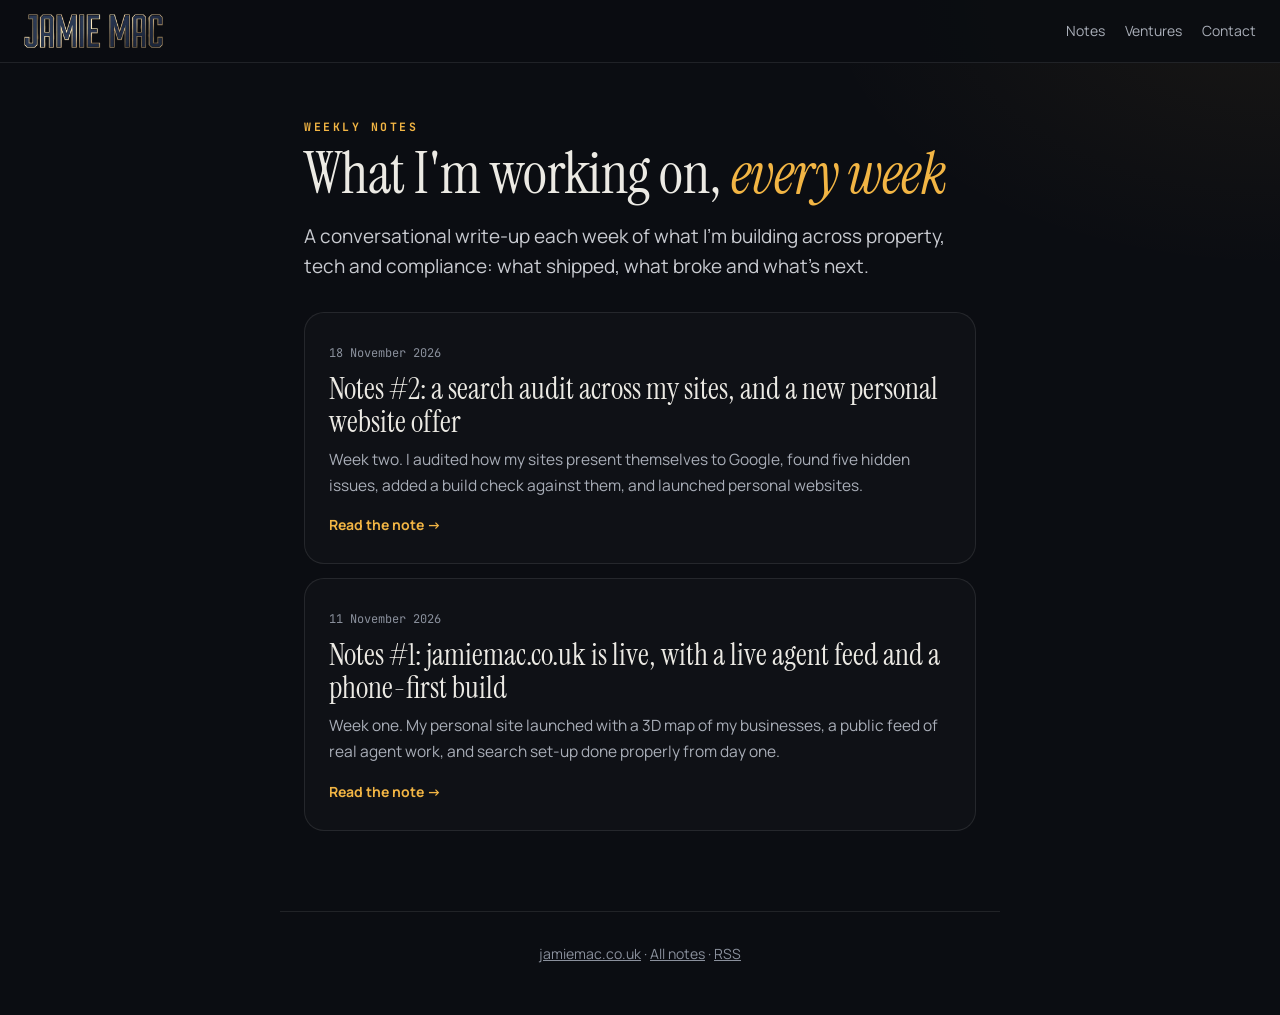
<file: blog/index.html>
<!DOCTYPE html>
<html lang="en-GB">
<head>
<meta charset="utf-8">
<meta name="viewport" content="width=device-width, initial-scale=1">
<title>Weekly notes · Jamie Mac</title>
<meta name="description" content="Weekly notes from Jamie Mac on what he is building across property, tech and compliance: what shipped, what broke and what is next.">
<link rel="canonical" href="https://jamiemac.co.uk/blog/">
<meta name="author" content="Jamie Mac">
<meta name="robots" content="index, follow, max-image-preview:large">
<meta property="og:type" content="website">
<meta property="og:site_name" content="Jamie Mac">
<meta property="og:locale" content="en_GB">
<meta property="og:url" content="https://jamiemac.co.uk/blog/">
<meta property="og:title" content="Weekly notes · Jamie Mac">
<meta property="og:description" content="Weekly notes from Jamie Mac on what he is building across property, tech and compliance: what shipped, what broke and what is next.">
<meta property="og:image" content="https://jamiemac.co.uk/img/og.jpg">
<meta name="twitter:card" content="summary_large_image">
<meta name="theme-color" content="#0B0D12">
<link rel="icon" href="/favicon.svg" type="image/svg+xml">
<link rel="alternate" type="application/rss+xml" title="Jamie Mac · Weekly notes" href="/feed.xml">
<link rel="preconnect" href="https://fonts.googleapis.com"><link rel="preconnect" href="https://fonts.gstatic.com" crossorigin>
<link href="https://fonts.googleapis.com/css2?family=Instrument+Serif:ital@0;1&family=Manrope:wght@400;600;700&family=JetBrains+Mono:wght@500;700&display=swap" rel="stylesheet">
<link rel="stylesheet" href="/blog/blog.css">
<script type="application/ld+json">{"@context": "https://schema.org", "@type": "Blog", "@id": "https://jamiemac.co.uk/blog/#blog", "name": "Jamie Mac · Weekly notes", "url": "https://jamiemac.co.uk/blog/", "inLanguage": "en-GB", "description": "Weekly notes on what Jamie Mac is building across property, tech and compliance.", "author": {"@type": "Person", "@id": "https://jamiemac.co.uk/#jamie", "name": "Jamie Mac"}, "blogPost": [{"@type": "BlogPosting", "headline": "Notes #2: a search audit across my sites, and a new personal website offer", "url": "https://jamiemac.co.uk/blog/giving-google-the-wrong-address/", "datePublished": "2026-11-18"}, {"@type": "BlogPosting", "headline": "Notes #1: jamiemac.co.uk is live, with a live agent feed and a phone-first build", "url": "https://jamiemac.co.uk/blog/the-week-the-site-went-live/", "datePublished": "2026-11-11"}]}</script>
</head>
<body>
<header class="bh"><a class="brand" href="/" aria-label="Jamie Mac home"><img src="/img/logo-mark.webp" alt="Jamie Mac" width="480" height="117"></a><nav aria-label="Main"><a href="/blog/">Notes</a><a href="/#ventures">Ventures</a><a href="/#contact">Contact</a></nav></header>
<main class="list">
<p class="kick">Weekly notes</p>
<h1>What I'm working on, <em>every week</em></h1>
<p class="lede">A conversational write-up each week of what I'm building across property, tech and compliance: what shipped, what broke and what's next.</p>
<ul class="posts">
<li><a href="/blog/giving-google-the-wrong-address/"><time datetime="2026-11-18">18 November 2026</time><h2>Notes #2: a search audit across my sites, and a new personal website offer</h2><p>Week two. I audited how my sites present themselves to Google, found five hidden issues, added a build check against them, and launched personal websites.</p><span class="more">Read the note →</span></a></li>
<li><a href="/blog/the-week-the-site-went-live/"><time datetime="2026-11-11">11 November 2026</time><h2>Notes #1: jamiemac.co.uk is live, with a live agent feed and a phone-first build</h2><p>Week one. My personal site launched with a 3D map of my businesses, a public feed of real agent work, and search set-up done properly from day one.</p><span class="more">Read the note →</span></a></li>
</ul>
</main>
<footer class="bf"><a href="/">jamiemac.co.uk</a> · <a href="/blog/">All notes</a> · <a href="/feed.xml">RSS</a></footer>
</body>
</html>
</file>
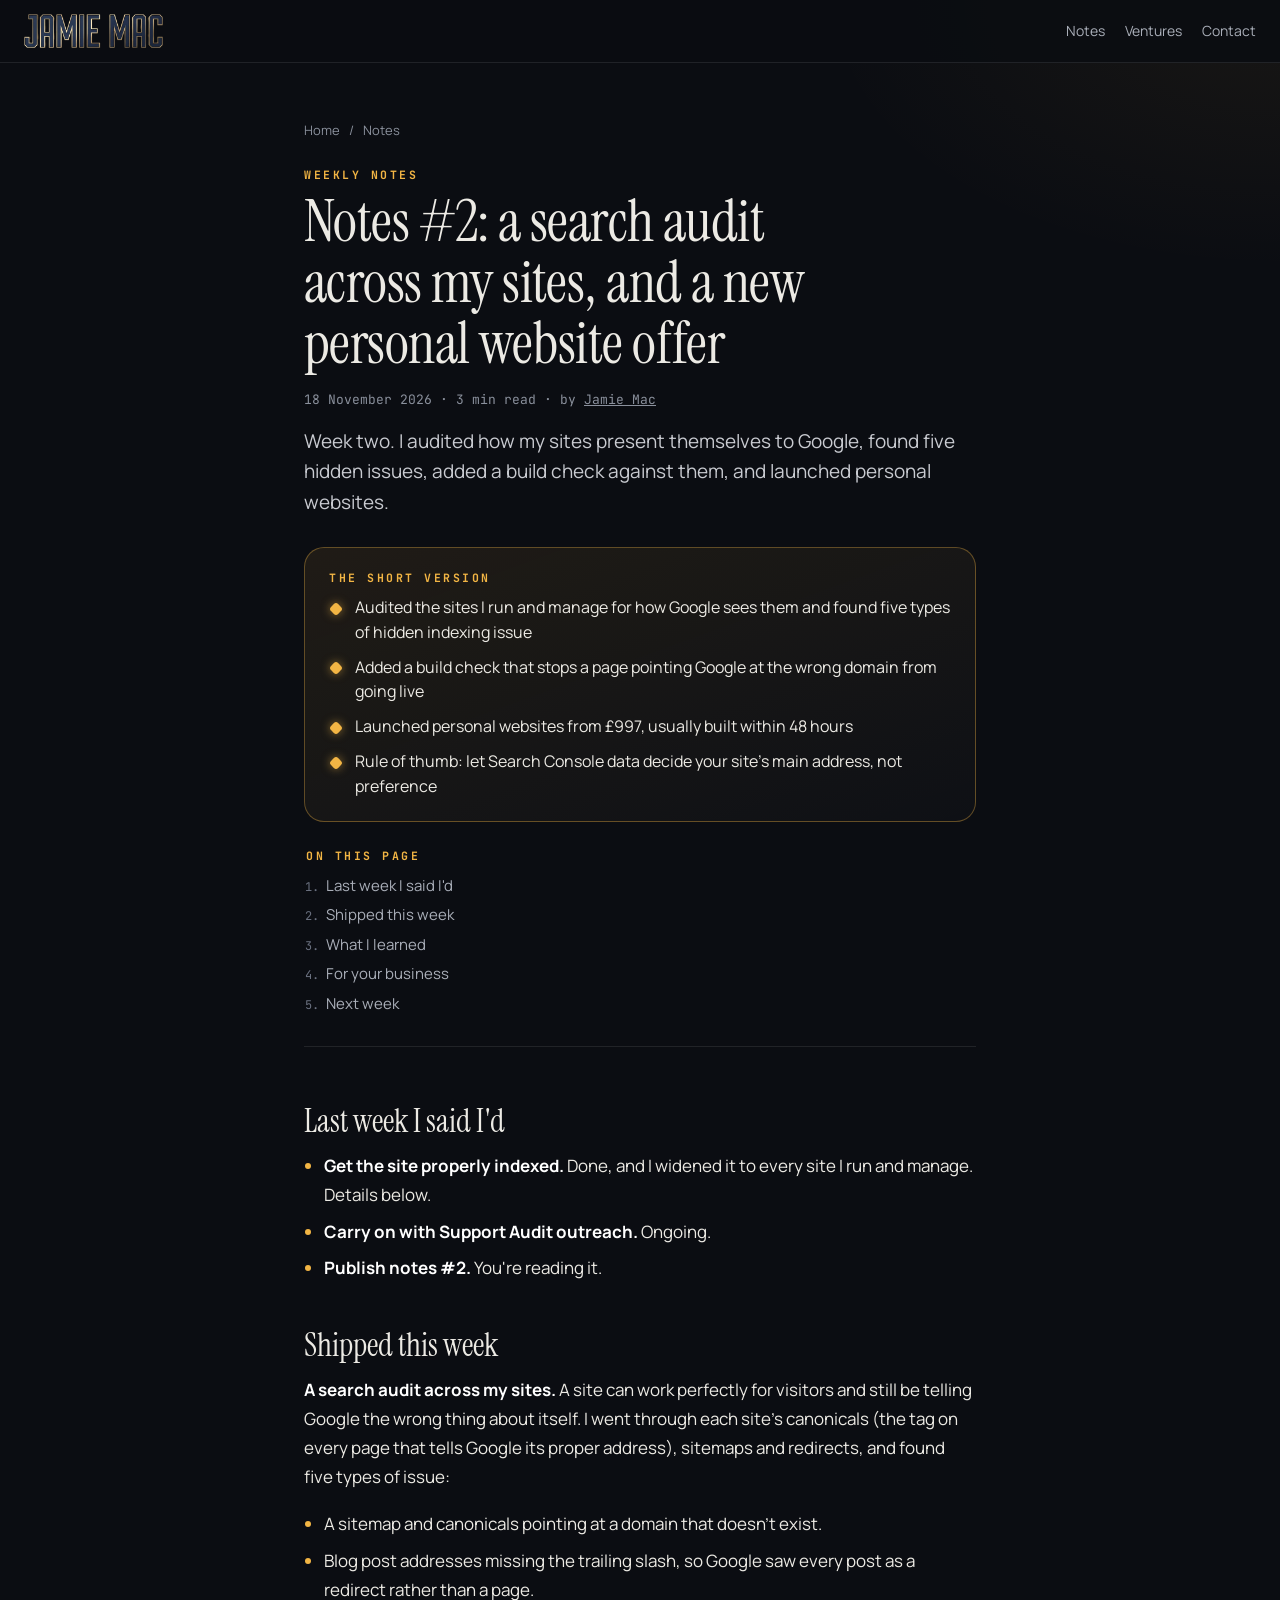
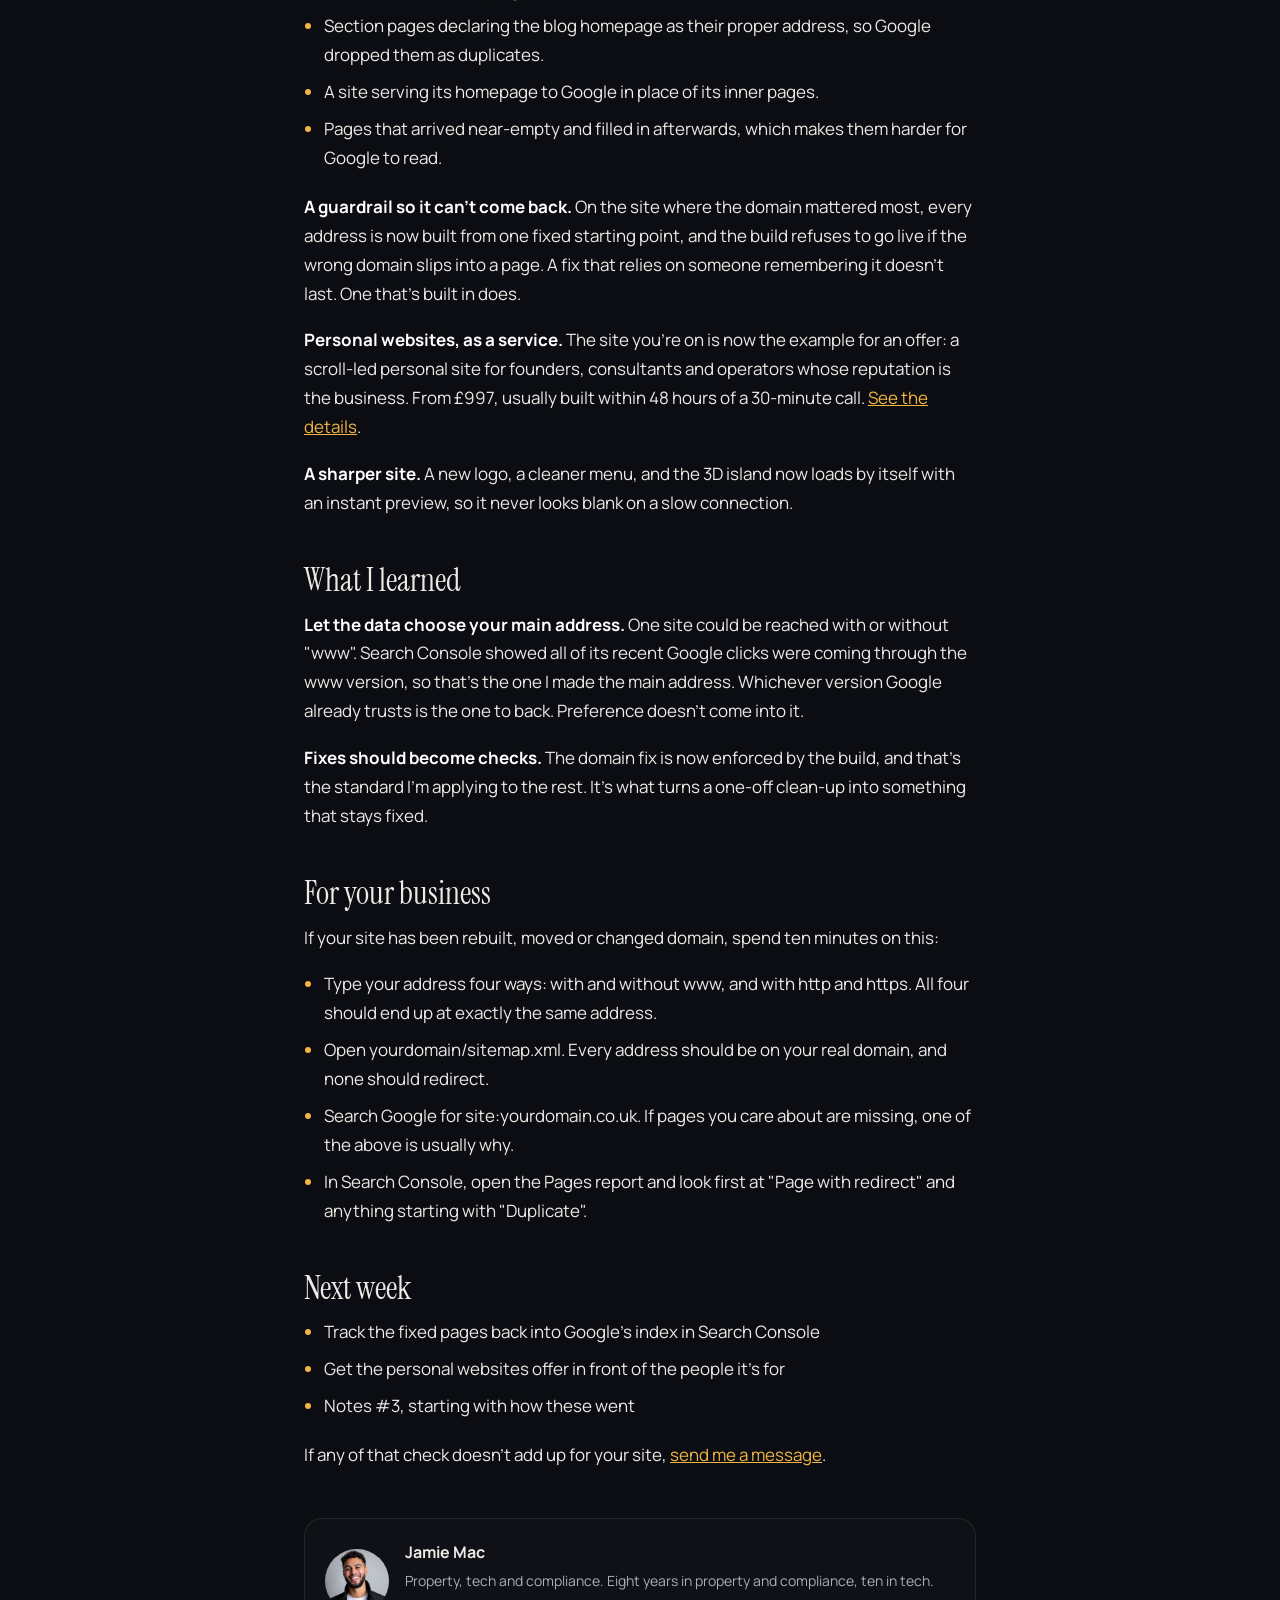
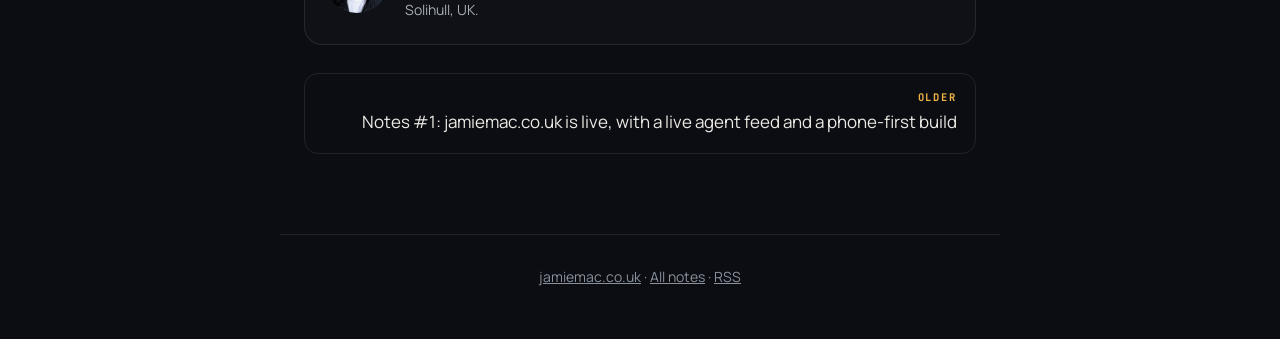
<file: blog/giving-google-the-wrong-address/index.html>
<!DOCTYPE html>
<html lang="en-GB">
<head>
<meta charset="utf-8">
<meta name="viewport" content="width=device-width, initial-scale=1">
<title>Notes #2: a search audit across my sites, and a new personal website offer · Jamie Mac</title>
<meta name="description" content="Week two. I audited how my sites present themselves to Google, found five hidden issues, added a build check against them, and launched personal websites.">
<link rel="canonical" href="https://jamiemac.co.uk/blog/giving-google-the-wrong-address/">
<meta name="author" content="Jamie Mac">
<meta name="robots" content="index, follow, max-image-preview:large">
<meta property="og:type" content="article">
<meta property="og:site_name" content="Jamie Mac">
<meta property="og:locale" content="en_GB">
<meta property="og:url" content="https://jamiemac.co.uk/blog/giving-google-the-wrong-address/">
<meta property="og:title" content="Notes #2: a search audit across my sites, and a new personal website offer">
<meta property="og:description" content="Week two. I audited how my sites present themselves to Google, found five hidden issues, added a build check against them, and launched personal websites.">
<meta property="og:image" content="https://jamiemac.co.uk/img/og.jpg">
<meta name="twitter:card" content="summary_large_image">
<meta name="theme-color" content="#0B0D12">
<link rel="icon" href="/favicon.svg" type="image/svg+xml">
<link rel="alternate" type="application/rss+xml" title="Jamie Mac · Weekly notes" href="/feed.xml">
<link rel="preconnect" href="https://fonts.googleapis.com"><link rel="preconnect" href="https://fonts.gstatic.com" crossorigin>
<link href="https://fonts.googleapis.com/css2?family=Instrument+Serif:ital@0;1&family=Manrope:wght@400;600;700&family=JetBrains+Mono:wght@500;700&display=swap" rel="stylesheet">
<link rel="stylesheet" href="/blog/blog.css">
<script type="application/ld+json">{"@context": "https://schema.org", "@graph": [{"@type": "BlogPosting", "@id": "https://jamiemac.co.uk/blog/giving-google-the-wrong-address/#post", "headline": "Notes #2: a search audit across my sites, and a new personal website offer", "description": "Week two. I audited how my sites present themselves to Google, found five hidden issues, added a build check against them, and launched personal websites.", "datePublished": "2026-11-18", "dateModified": "2026-11-18", "inLanguage": "en-GB", "url": "https://jamiemac.co.uk/blog/giving-google-the-wrong-address/", "abstract": "Audited the sites I run and manage for how Google sees them and found five types of hidden indexing issue Added a build check that stops a page pointing Google at the wrong domain from going live Launched personal websites from £997, usually built within 48 hours Rule of thumb: let Search Console data decide your site's main address, not preference", "mainEntityOfPage": "https://jamiemac.co.uk/blog/giving-google-the-wrong-address/", "image": "https://jamiemac.co.uk/img/og.jpg", "keywords": "weekly notes, websites, google, search, small business", "author": {"@type": "Person", "@id": "https://jamiemac.co.uk/#jamie", "name": "Jamie Mac", "url": "https://jamiemac.co.uk/"}, "publisher": {"@type": "Person", "@id": "https://jamiemac.co.uk/#jamie", "name": "Jamie Mac"}, "isPartOf": {"@type": "Blog", "@id": "https://jamiemac.co.uk/blog/#blog", "name": "Jamie Mac · Weekly notes"}}, {"@type": "BreadcrumbList", "itemListElement": [{"@type": "ListItem", "position": 1, "name": "Home", "item": "https://jamiemac.co.uk/"}, {"@type": "ListItem", "position": 2, "name": "Notes", "item": "https://jamiemac.co.uk/blog/"}, {"@type": "ListItem", "position": 3, "name": "Notes #2: a search audit across my sites, and a new personal website offer", "item": "https://jamiemac.co.uk/blog/giving-google-the-wrong-address/"}]}]}</script>
</head>
<body>
<header class="bh"><a class="brand" href="/" aria-label="Jamie Mac home"><img src="/img/logo-mark.webp" alt="Jamie Mac" width="480" height="117"></a><nav aria-label="Main"><a href="/blog/">Notes</a><a href="/#ventures">Ventures</a><a href="/#contact">Contact</a></nav></header>
<main class="post">
<nav class="crumb" aria-label="Breadcrumb"><a href="/">Home</a> <span>/</span> <a href="/blog/">Notes</a></nav>
<article>
<header><p class="kick">Weekly notes</p><h1>Notes #2: a search audit across my sites, and a new personal website offer</h1><p class="meta"><time datetime="2026-11-18">18 November 2026</time> · 3 min read · by <a href="/">Jamie Mac</a></p><p class="lede">Week two. I audited how my sites present themselves to Google, found five hidden issues, added a build check against them, and launched personal websites.</p></header>
<section class="short" aria-label="The short version"><p class="kick">The short version</p><ul><li>Audited the sites I run and manage for how Google sees them and found five types of hidden indexing issue</li><li>Added a build check that stops a page pointing Google at the wrong domain from going live</li><li>Launched personal websites from £997, usually built within 48 hours</li><li>Rule of thumb: let Search Console data decide your site's main address, not preference</li></ul></section><nav class="toc" aria-label="On this page"><p class="kick">On this page</p><ol><li><a href="#last-week-i-said-i-d">Last week I said I'd</a></li><li><a href="#shipped-this-week">Shipped this week</a></li><li><a href="#what-i-learned">What I learned</a></li><li><a href="#for-your-business">For your business</a></li><li><a href="#next-week">Next week</a></li></ol></nav>
<div class="prose">
<h2 id="last-week-i-said-i-d">Last week I said I'd</h2>
<ul><li><strong>Get the site properly indexed.</strong> Done, and I widened it to every site I run and manage. Details below.</li><li><strong>Carry on with Support Audit outreach.</strong> Ongoing.</li><li><strong>Publish notes #2.</strong> You're reading it.</li></ul>
<h2 id="shipped-this-week">Shipped this week</h2>
<p><strong>A search audit across my sites.</strong> A site can work perfectly for visitors and still be telling Google the wrong thing about itself. I went through each site's canonicals (the tag on every page that tells Google its proper address), sitemaps and redirects, and found five types of issue:</p>
<ul><li>A sitemap and canonicals pointing at a domain that doesn't exist.</li><li>Blog post addresses missing the trailing slash, so Google saw every post as a redirect rather than a page.</li><li>Section pages declaring the blog homepage as their proper address, so Google dropped them as duplicates.</li><li>A site serving its homepage to Google in place of its inner pages.</li><li>Pages that arrived near-empty and filled in afterwards, which makes them harder for Google to read.</li></ul>
<p><strong>A guardrail so it can't come back.</strong> On the site where the domain mattered most, every address is now built from one fixed starting point, and the build refuses to go live if the wrong domain slips into a page. A fix that relies on someone remembering it doesn't last. One that's built in does.</p>
<p><strong>Personal websites, as a service.</strong> The site you're on is now the example for an offer: a scroll-led personal site for founders, consultants and operators whose reputation is the business. From £997, usually built within 48 hours of a 30-minute call. <a href="/#websites">See the details</a>.</p>
<p><strong>A sharper site.</strong> A new logo, a cleaner menu, and the 3D island now loads by itself with an instant preview, so it never looks blank on a slow connection.</p>
<h2 id="what-i-learned">What I learned</h2>
<p><strong>Let the data choose your main address.</strong> One site could be reached with or without "www". Search Console showed all of its recent Google clicks were coming through the www version, so that's the one I made the main address. Whichever version Google already trusts is the one to back. Preference doesn't come into it.</p>
<p><strong>Fixes should become checks.</strong> The domain fix is now enforced by the build, and that's the standard I'm applying to the rest. It's what turns a one-off clean-up into something that stays fixed.</p>
<h2 id="for-your-business">For your business</h2>
<p>If your site has been rebuilt, moved or changed domain, spend ten minutes on this:</p>
<ul><li>Type your address four ways: with and without www, and with http and https. All four should end up at exactly the same address.</li><li>Open yourdomain/sitemap.xml. Every address should be on your real domain, and none should redirect.</li><li>Search Google for site:yourdomain.co.uk. If pages you care about are missing, one of the above is usually why.</li><li>In Search Console, open the Pages report and look first at "Page with redirect" and anything starting with "Duplicate".</li></ul>
<h2 id="next-week">Next week</h2>
<ul><li>Track the fixed pages back into Google's index in Search Console</li><li>Get the personal websites offer in front of the people it's for</li><li>Notes #3, starting with how these went</li></ul>
<p>If any of that check doesn't add up for your site, <a href="mailto:Jamiemack2991@gmail.com">send me a message</a>.</p>
</div>
<aside class="author"><img src="/img/me.jpg" alt="" width="64" height="64" loading="lazy"><div><b>Jamie Mac</b><span>Property, tech and compliance. Eight years in property and compliance, ten in tech. Solihull, UK.</span></div></aside>
</article>
<nav class="pn" aria-label="More notes"><a href="/blog/the-week-the-site-went-live/" class="older"><small>Older</small>Notes #1: jamiemac.co.uk is live, with a live agent feed and a phone-first build</a></nav>
</main>
<footer class="bf"><a href="/">jamiemac.co.uk</a> · <a href="/blog/">All notes</a> · <a href="/feed.xml">RSS</a></footer>
</body>
</html>
</file>
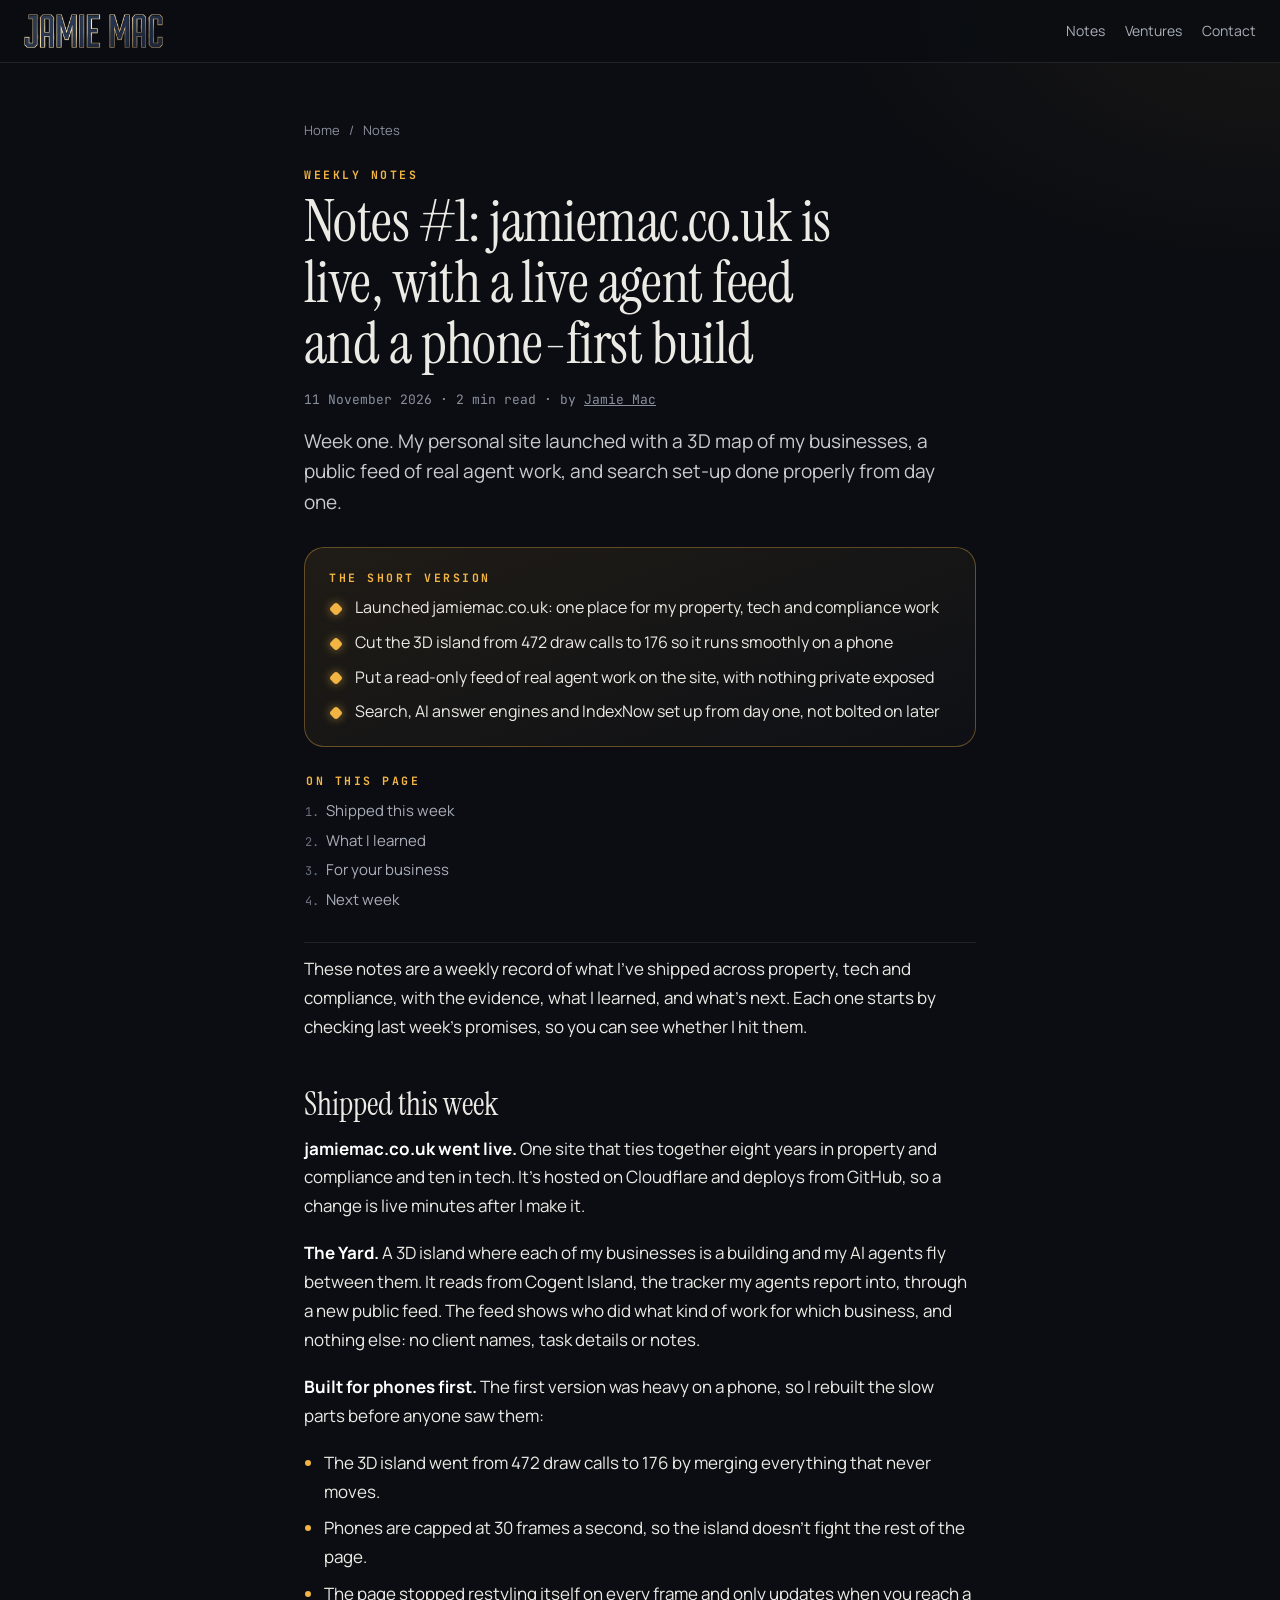
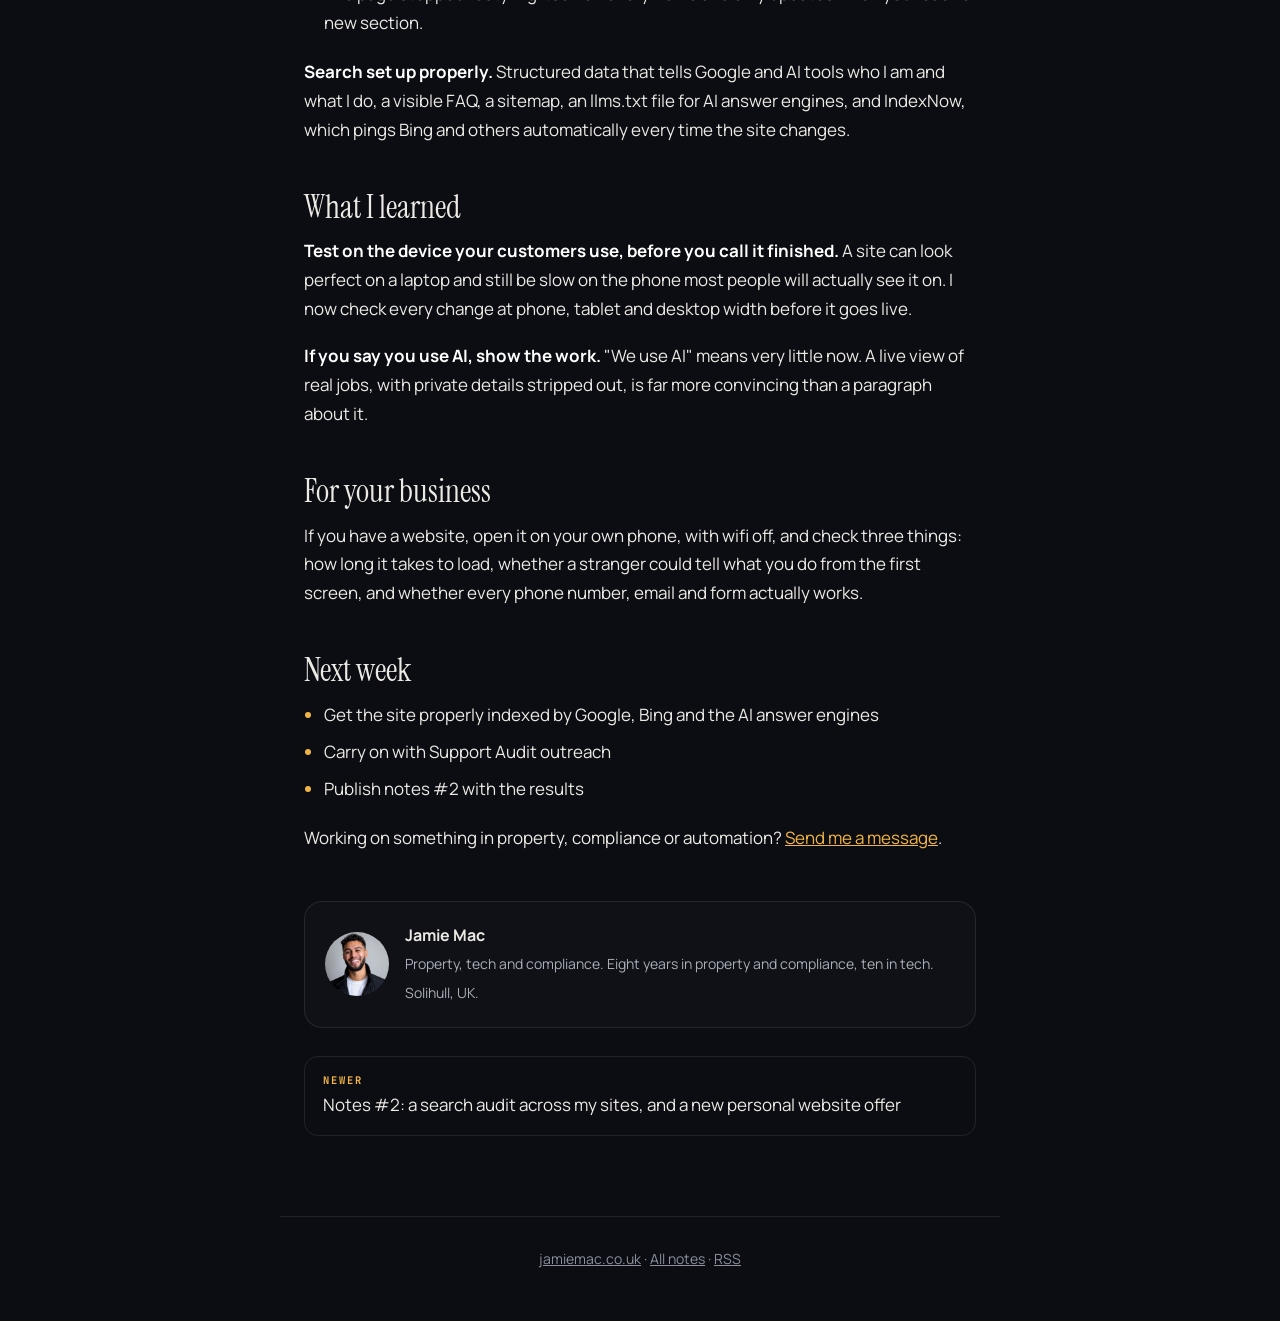
<file: blog/the-week-the-site-went-live/index.html>
<!DOCTYPE html>
<html lang="en-GB">
<head>
<meta charset="utf-8">
<meta name="viewport" content="width=device-width, initial-scale=1">
<title>Notes #1: jamiemac.co.uk is live, with a live agent feed and a phone-first build · Jamie Mac</title>
<meta name="description" content="Week one. My personal site launched with a 3D map of my businesses, a public feed of real agent work, and search set-up done properly from day one.">
<link rel="canonical" href="https://jamiemac.co.uk/blog/the-week-the-site-went-live/">
<meta name="author" content="Jamie Mac">
<meta name="robots" content="index, follow, max-image-preview:large">
<meta property="og:type" content="article">
<meta property="og:site_name" content="Jamie Mac">
<meta property="og:locale" content="en_GB">
<meta property="og:url" content="https://jamiemac.co.uk/blog/the-week-the-site-went-live/">
<meta property="og:title" content="Notes #1: jamiemac.co.uk is live, with a live agent feed and a phone-first build">
<meta property="og:description" content="Week one. My personal site launched with a 3D map of my businesses, a public feed of real agent work, and search set-up done properly from day one.">
<meta property="og:image" content="https://jamiemac.co.uk/img/og.jpg">
<meta name="twitter:card" content="summary_large_image">
<meta name="theme-color" content="#0B0D12">
<link rel="icon" href="/favicon.svg" type="image/svg+xml">
<link rel="alternate" type="application/rss+xml" title="Jamie Mac · Weekly notes" href="/feed.xml">
<link rel="preconnect" href="https://fonts.googleapis.com"><link rel="preconnect" href="https://fonts.gstatic.com" crossorigin>
<link href="https://fonts.googleapis.com/css2?family=Instrument+Serif:ital@0;1&family=Manrope:wght@400;600;700&family=JetBrains+Mono:wght@500;700&display=swap" rel="stylesheet">
<link rel="stylesheet" href="/blog/blog.css">
<script type="application/ld+json">{"@context": "https://schema.org", "@graph": [{"@type": "BlogPosting", "@id": "https://jamiemac.co.uk/blog/the-week-the-site-went-live/#post", "headline": "Notes #1: jamiemac.co.uk is live, with a live agent feed and a phone-first build", "description": "Week one. My personal site launched with a 3D map of my businesses, a public feed of real agent work, and search set-up done properly from day one.", "datePublished": "2026-11-11", "dateModified": "2026-11-11", "inLanguage": "en-GB", "url": "https://jamiemac.co.uk/blog/the-week-the-site-went-live/", "abstract": "Launched jamiemac.co.uk: one place for my property, tech and compliance work Cut the 3D island from 472 draw calls to 176 so it runs smoothly on a phone Put a read-only feed of real agent work on the site, with nothing private exposed Search, AI answer engines and IndexNow set up from day one, not bolted on later", "mainEntityOfPage": "https://jamiemac.co.uk/blog/the-week-the-site-went-live/", "image": "https://jamiemac.co.uk/img/og.jpg", "keywords": "weekly notes, websites, AI agents, search, property tech", "author": {"@type": "Person", "@id": "https://jamiemac.co.uk/#jamie", "name": "Jamie Mac", "url": "https://jamiemac.co.uk/"}, "publisher": {"@type": "Person", "@id": "https://jamiemac.co.uk/#jamie", "name": "Jamie Mac"}, "isPartOf": {"@type": "Blog", "@id": "https://jamiemac.co.uk/blog/#blog", "name": "Jamie Mac · Weekly notes"}}, {"@type": "BreadcrumbList", "itemListElement": [{"@type": "ListItem", "position": 1, "name": "Home", "item": "https://jamiemac.co.uk/"}, {"@type": "ListItem", "position": 2, "name": "Notes", "item": "https://jamiemac.co.uk/blog/"}, {"@type": "ListItem", "position": 3, "name": "Notes #1: jamiemac.co.uk is live, with a live agent feed and a phone-first build", "item": "https://jamiemac.co.uk/blog/the-week-the-site-went-live/"}]}]}</script>
</head>
<body>
<header class="bh"><a class="brand" href="/" aria-label="Jamie Mac home"><img src="/img/logo-mark.webp" alt="Jamie Mac" width="480" height="117"></a><nav aria-label="Main"><a href="/blog/">Notes</a><a href="/#ventures">Ventures</a><a href="/#contact">Contact</a></nav></header>
<main class="post">
<nav class="crumb" aria-label="Breadcrumb"><a href="/">Home</a> <span>/</span> <a href="/blog/">Notes</a></nav>
<article>
<header><p class="kick">Weekly notes</p><h1>Notes #1: jamiemac.co.uk is live, with a live agent feed and a phone-first build</h1><p class="meta"><time datetime="2026-11-11">11 November 2026</time> · 2 min read · by <a href="/">Jamie Mac</a></p><p class="lede">Week one. My personal site launched with a 3D map of my businesses, a public feed of real agent work, and search set-up done properly from day one.</p></header>
<section class="short" aria-label="The short version"><p class="kick">The short version</p><ul><li>Launched jamiemac.co.uk: one place for my property, tech and compliance work</li><li>Cut the 3D island from 472 draw calls to 176 so it runs smoothly on a phone</li><li>Put a read-only feed of real agent work on the site, with nothing private exposed</li><li>Search, AI answer engines and IndexNow set up from day one, not bolted on later</li></ul></section><nav class="toc" aria-label="On this page"><p class="kick">On this page</p><ol><li><a href="#shipped-this-week">Shipped this week</a></li><li><a href="#what-i-learned">What I learned</a></li><li><a href="#for-your-business">For your business</a></li><li><a href="#next-week">Next week</a></li></ol></nav>
<div class="prose">
<p>These notes are a weekly record of what I've shipped across property, tech and compliance, with the evidence, what I learned, and what's next. Each one starts by checking last week's promises, so you can see whether I hit them.</p>
<h2 id="shipped-this-week">Shipped this week</h2>
<p><strong>jamiemac.co.uk went live.</strong> One site that ties together eight years in property and compliance and ten in tech. It's hosted on Cloudflare and deploys from GitHub, so a change is live minutes after I make it.</p>
<p><strong>The Yard.</strong> A 3D island where each of my businesses is a building and my AI agents fly between them. It reads from Cogent Island, the tracker my agents report into, through a new public feed. The feed shows who did what kind of work for which business, and nothing else: no client names, task details or notes.</p>
<p><strong>Built for phones first.</strong> The first version was heavy on a phone, so I rebuilt the slow parts before anyone saw them:</p>
<ul><li>The 3D island went from 472 draw calls to 176 by merging everything that never moves.</li><li>Phones are capped at 30 frames a second, so the island doesn't fight the rest of the page.</li><li>The page stopped restyling itself on every frame and only updates when you reach a new section.</li></ul>
<p><strong>Search set up properly.</strong> Structured data that tells Google and AI tools who I am and what I do, a visible FAQ, a sitemap, an llms.txt file for AI answer engines, and IndexNow, which pings Bing and others automatically every time the site changes.</p>
<h2 id="what-i-learned">What I learned</h2>
<p><strong>Test on the device your customers use, before you call it finished.</strong> A site can look perfect on a laptop and still be slow on the phone most people will actually see it on. I now check every change at phone, tablet and desktop width before it goes live.</p>
<p><strong>If you say you use AI, show the work.</strong> "We use AI" means very little now. A live view of real jobs, with private details stripped out, is far more convincing than a paragraph about it.</p>
<h2 id="for-your-business">For your business</h2>
<p>If you have a website, open it on your own phone, with wifi off, and check three things: how long it takes to load, whether a stranger could tell what you do from the first screen, and whether every phone number, email and form actually works.</p>
<h2 id="next-week">Next week</h2>
<ul><li>Get the site properly indexed by Google, Bing and the AI answer engines</li><li>Carry on with Support Audit outreach</li><li>Publish notes #2 with the results</li></ul>
<p>Working on something in property, compliance or automation? <a href="mailto:Jamiemack2991@gmail.com">Send me a message</a>.</p>
</div>
<aside class="author"><img src="/img/me.jpg" alt="" width="64" height="64" loading="lazy"><div><b>Jamie Mac</b><span>Property, tech and compliance. Eight years in property and compliance, ten in tech. Solihull, UK.</span></div></aside>
</article>
<nav class="pn" aria-label="More notes"><a href="/blog/giving-google-the-wrong-address/"><small>Newer</small>Notes #2: a search audit across my sites, and a new personal website offer</a></nav>
</main>
<footer class="bf"><a href="/">jamiemac.co.uk</a> · <a href="/blog/">All notes</a> · <a href="/feed.xml">RSS</a></footer>
</body>
</html>
</file>
<file: blog/blog.css>
/* Weekly notes: a calm reading page in the same night-sky palette as the homepage. */
:root{--bg:#0B0D12;--text:#ECEAE4;--muted:#A9AEB8;--line:rgba(255,255,255,.09);--amber:#F2B544;--display:'Instrument Serif',Georgia,serif;--body:'Manrope',system-ui,-apple-system,Segoe UI,sans-serif;--mono:'JetBrains Mono',ui-monospace,Menlo,monospace;color-scheme:dark}
*{box-sizing:border-box}
body{margin:0;background:radial-gradient(60vw 50vh at 100% 0%,rgba(242,181,68,.06),transparent 60%),var(--bg);color:var(--text);font:17px/1.7 var(--body);-webkit-font-smoothing:antialiased}
a{color:var(--amber)}
a:focus-visible{outline:2px solid var(--amber);outline-offset:3px;border-radius:4px}
.bh{position:sticky;top:0;z-index:5;display:flex;justify-content:space-between;align-items:center;gap:16px;padding:14px 24px;background:rgba(11,13,18,.94);border-bottom:1px solid var(--line)}
.bh .brand{display:flex;align-items:center}
.bh .brand img{display:block;height:34px;width:auto}
.bh nav{display:flex;gap:20px;font-size:14px}
.bh nav a{color:var(--muted);text-decoration:none}
.bh nav a:hover{color:var(--text)}
main{max-width:720px;margin:0 auto;padding:56px 24px 80px}
.kick{margin:0 0 10px;font:700 11.5px var(--mono);letter-spacing:.22em;text-transform:uppercase;color:var(--amber)}
h1{margin:0 0 16px;font-family:var(--display);font-weight:400;font-size:clamp(38px,6vw,58px);line-height:1.05;letter-spacing:-.01em;text-wrap:balance}
h1 em{color:var(--amber)}
.lede{margin:0 0 30px;font-size:19px;color:#C9CBD1;line-height:1.6}
.meta{margin:0 0 18px;font:13px var(--mono);color:#8a909c}
.meta a{color:inherit}
.crumb{font-size:13px;color:#8a909c;margin-bottom:26px}
.crumb a{color:#8a909c;text-decoration:none}.crumb span{margin:0 6px}
.prose{border-top:1px solid var(--line);padding-top:12px}
.prose h2{margin:44px 0 12px;font-family:var(--display);font-weight:400;font-size:32px;line-height:1.15}
.prose h3{margin:30px 0 8px;font-size:19px}
.prose p{margin:0 0 18px}
.prose ul{margin:0 0 20px;padding-left:20px}
.prose li{margin:0 0 8px}
.prose li::marker{color:var(--amber)}
.prose strong{color:#fff}
.author{display:flex;gap:16px;align-items:center;margin-top:48px;padding:20px;border:1px solid var(--line);border-radius:18px;background:rgba(255,255,255,.02)}
.author img{width:64px;height:64px;border-radius:50%;object-fit:cover;flex:none}
.author b{display:block;font-size:16px}
.author span{font-size:14px;color:var(--muted);line-height:1.5}
.pn{display:grid;grid-template-columns:repeat(auto-fit,minmax(220px,1fr));gap:12px;margin-top:28px}
.pn a{display:block;padding:16px 18px;border:1px solid var(--line);border-radius:14px;color:var(--text);text-decoration:none}
.pn a:hover{border-color:var(--amber)}
.pn small{display:block;font:700 10.5px var(--mono);letter-spacing:.18em;text-transform:uppercase;color:var(--amber);margin-bottom:4px}
.pn .older{text-align:right}
.posts{list-style:none;margin:10px 0 0;padding:0;display:flex;flex-direction:column;gap:14px}
.posts a{display:block;padding:24px;border:1px solid var(--line);border-radius:20px;background:rgba(255,255,255,.02);color:var(--text);text-decoration:none;transition:border-color .3s,transform .3s}
.posts a:hover{border-color:var(--amber);transform:translateY(-2px)}
.posts time{font:12px var(--mono);color:#8a909c}
.posts h2{margin:6px 0 8px;font-family:var(--display);font-weight:400;font-size:30px;line-height:1.1}
.posts p{margin:0 0 12px;color:var(--muted);font-size:15.5px}
.posts .more{font-weight:700;font-size:14px;color:var(--amber)}
.bf{max-width:720px;margin:0 auto;padding:30px 24px 50px;border-top:1px solid var(--line);font-size:14px;color:#8a909c;text-align:center}
.bf a{color:#8a909c}
html{scroll-behavior:smooth}
.prose h2{scroll-margin-top:80px}
.short{margin:0 0 26px;padding:22px 24px;border:1px solid rgba(242,181,68,.35);border-radius:20px;background:linear-gradient(160deg,rgba(242,181,68,.09),rgba(255,255,255,.015))}
.short ul{margin:6px 0 0;padding:0;list-style:none;display:flex;flex-direction:column;gap:10px}
.short li{position:relative;padding-left:26px;font-size:16px;line-height:1.55}
.short li::before{content:"";position:absolute;left:2px;top:.55em;width:10px;height:10px;border-radius:3px;background:var(--amber);box-shadow:0 0 10px rgba(242,181,68,.6);transform:rotate(45deg)}
.toc{margin:0 0 30px;padding:0 0 0 2px}
.toc ol{margin:6px 0 0;padding-left:20px;display:grid;gap:4px;font-size:15px}
.toc a{color:var(--muted);text-decoration:none}.toc a:hover{color:var(--text)}
.toc li::marker{color:#6b7180;font:12px var(--mono)}
.take{margin:6px 0 24px;padding:16px 20px;border-left:3px solid var(--amber);border-radius:0 14px 14px 0;background:rgba(242,181,68,.07)}
.take b{display:block;font:700 11px var(--mono);letter-spacing:.18em;text-transform:uppercase;color:var(--amber);margin-bottom:4px}
.take p{margin:0;color:#e9e6de}
@media (max-width:640px){
  .bh .brand img{height:28px}
  .short{padding:18px 18px}
  body{font-size:16.5px}
  .bh{padding:12px 18px}.bh nav{gap:14px}
  main{padding:36px 20px 60px}
  h1{font-size:36px}
  .lede{font-size:17px}
  .prose h2{font-size:27px;margin-top:36px}
  .posts a{padding:20px}
  .posts h2{font-size:25px}
  .pn .older{text-align:left}
}
</file>
